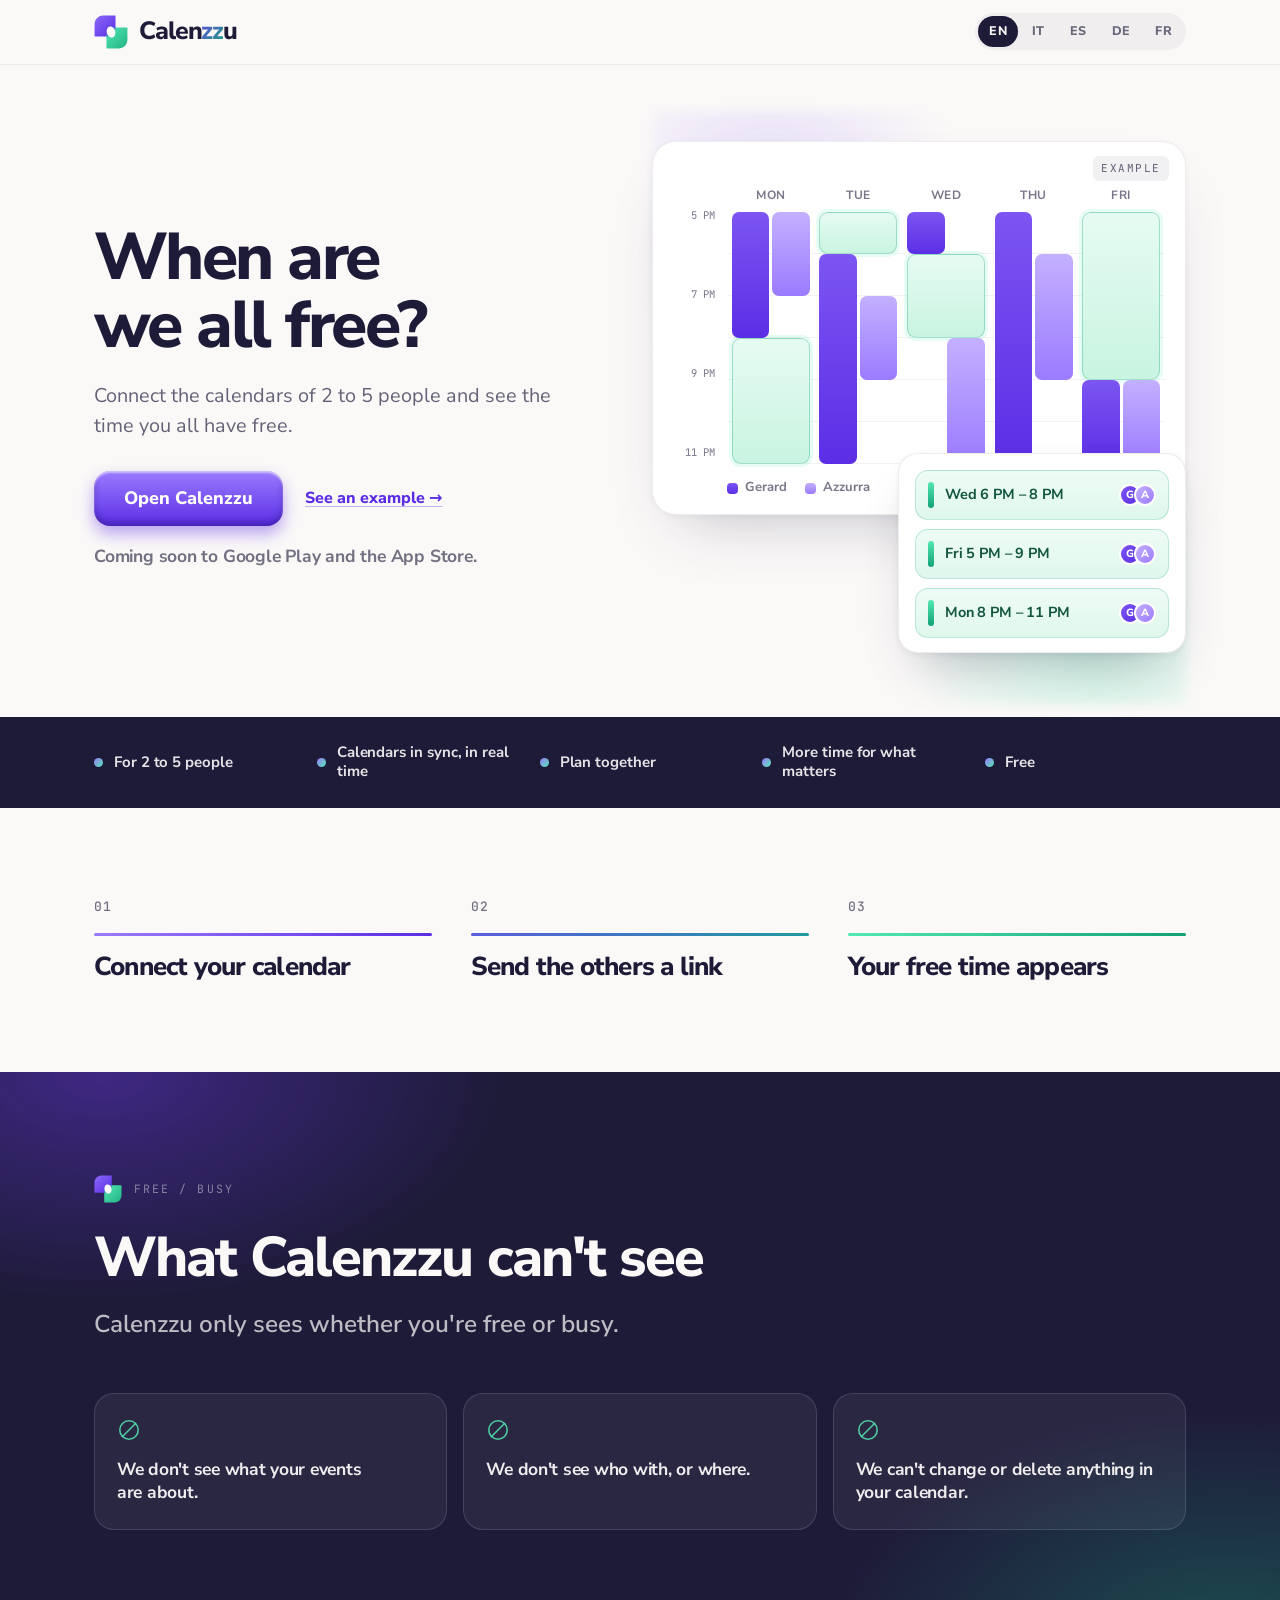
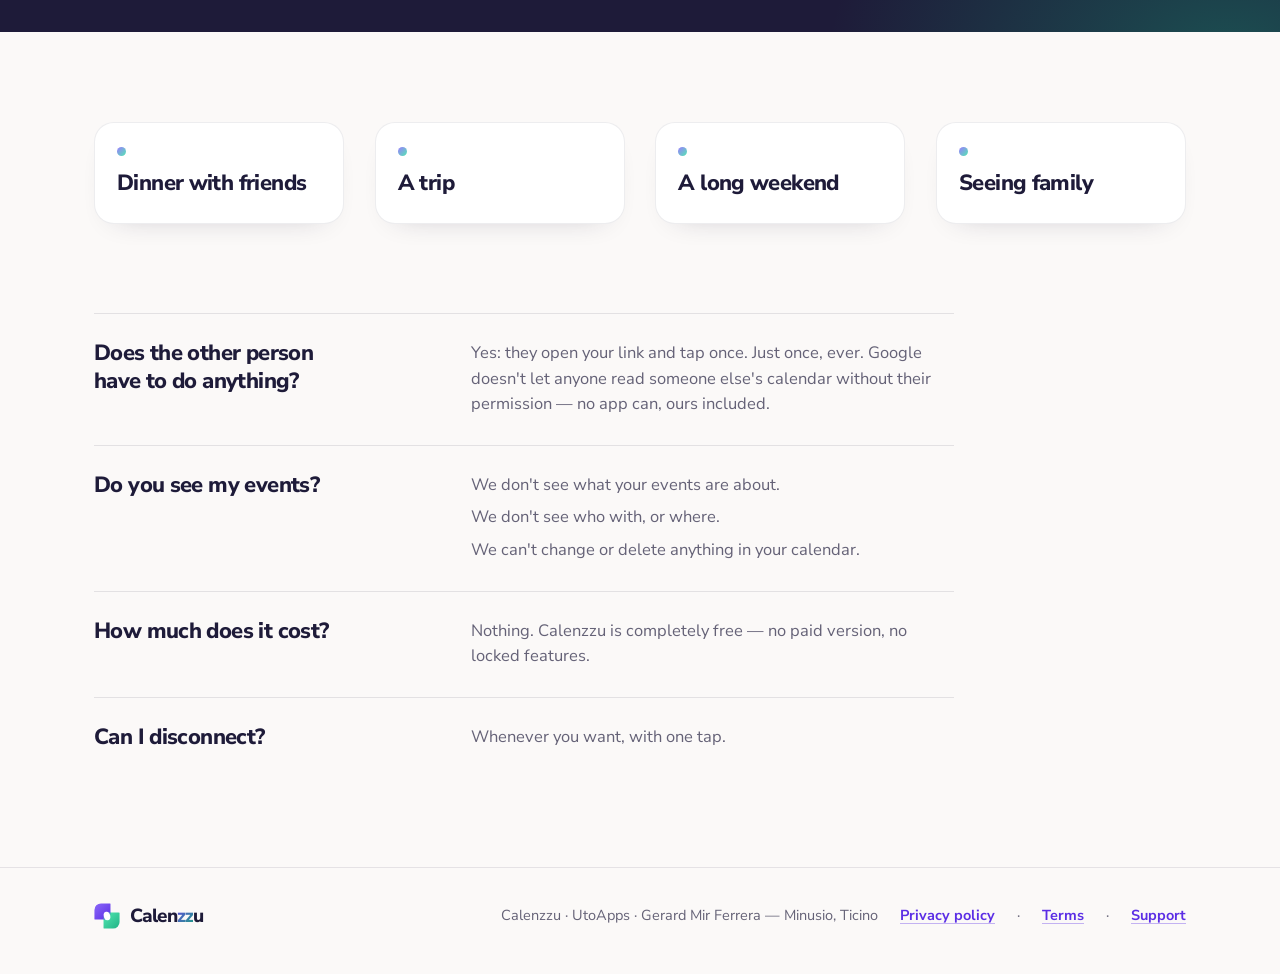
<file: index.html>
<!DOCTYPE html>
<html lang="en"><head><title>Calenzzu — When are we all free?</title><meta name="description" content="Connect the calendars of 2 to 5 people and see the time you all have free."><link rel="canonical" href="https://calenzzu.com/"><link rel="alternate" hreflang="en" href="https://calenzzu.com/"><link rel="alternate" hreflang="it" href="https://calenzzu.com/it/"><link rel="alternate" hreflang="es" href="https://calenzzu.com/es/"><link rel="alternate" hreflang="de" href="https://calenzzu.com/de/"><link rel="alternate" hreflang="fr" href="https://calenzzu.com/fr/"><link rel="alternate" hreflang="x-default" href="https://calenzzu.com/"><meta property="og:type" content="website"><meta property="og:title" content="Calenzzu — When are we all free?"><meta property="og:description" content="Connect the calendars of 2 to 5 people and see the time you all have free."><meta property="og:image:width" content="1200">
<meta property="og:image:height" content="630">
<meta property="og:url" content="https://calenzzu.com/"><meta property="og:image" content="https://calenzzu.com/assets/og-calenzzu.png"><meta name="twitter:card" content="summary_large_image"><style>
    .sc-placeholder{background:color-mix(in srgb,currentColor 8%,transparent);
      border:1px solid color-mix(in srgb,currentColor 50%,transparent);
      border-radius:2px;box-sizing:border-box;overflow:hidden}
    @keyframes sc-shine{0%{background-position:100% 50%}100%{background-position:0% 50%}}
    html.sc-dc-streaming .sc-placeholder,
    html.sc-dc-streaming .sc-interp.sc-missing{position:relative;
      background:color-mix(in srgb,currentColor 5%,transparent);
      border-color:transparent}
    html.sc-dc-streaming .sc-placeholder::before,
    html.sc-dc-streaming .sc-interp.sc-missing::before{content:'';
      position:absolute;inset:0;pointer-events:none;
      background:linear-gradient(90deg,rgba(217,119,87,0) 25%,rgba(247,225,211,.95) 37%,rgba(217,119,87,0) 63%);
      background-size:400% 100%;animation:sc-shine 1.4s ease infinite}
    html.sc-dc-streaming .sc-placeholder:nth-child(n+9 of .sc-placeholder)::before,
    html.sc-dc-streaming .sc-interp.sc-missing:nth-child(n+9 of .sc-interp.sc-missing)::before{animation:none;
      background:color-mix(in srgb,currentColor 8%,transparent)}
    .sc-placeholder-error{padding:4px 8px;font:11px/1.4 ui-monospace,monospace;
      color:color-mix(in srgb,currentColor 70%,transparent);word-break:break-word}
    .sc-interp.sc-missing{display:inline-block;width:2em;height:1em;overflow:hidden;
      vertical-align:text-bottom;background:rgba(255,255,255,.3);border:1px solid rgba(0,0,0,.5);
      border-radius:2px;box-sizing:border-box;color:transparent;
      user-select:none}
    .sc-interp.sc-unresolved{font-family:ui-monospace,monospace;font-size:.85em;
      color:color-mix(in srgb,currentColor 50%,transparent);
      background:color-mix(in srgb,currentColor 10%,transparent);border-radius:3px;
      padding:0 3px}
    .sc-host.sc-has-error{position:relative}
    .sc-logic-error{position:absolute;top:8px;left:8px;z-index:2147483647;max-width:60ch;
      padding:6px 10px;background:#b00020;color:#fff;font:12px/1.4 ui-monospace,monospace;
      border-radius:4px;white-space:pre-wrap;pointer-events:none}
    /* Mirrors PRINT_BASELINE_CSS in apps/web deck-stage-export.ts — keep both
       in sync until dc-runtime regains a build step. */
    @media print {
      @page { margin: 0.5cm; }
      figure, table { break-inside: avoid; }
      #dc-root, #dc-root > .sc-host { height: auto; }
      *, *::before, *::after {
        print-color-adjust: exact; -webkit-print-color-adjust: exact;
        backdrop-filter: none !important; -webkit-backdrop-filter: none !important;
        animation-delay: -99s !important; animation-duration: .001s !important;
        animation-iteration-count: 1 !important; animation-fill-mode: both !important;
        animation-play-state: running !important; transition-duration: 0s !important;
      }
    }
  </style>
<meta charset="utf-8">
<meta name="viewport" content="width=device-width, initial-scale=1">
<style>x-dc{display:none!important}</style>
<style>html,body{height:100%;margin:0}#dc-root,#dc-root>.sc-host{height:100%}</style><meta name="viewport" content="width=device-width, initial-scale=1" data-dc-tpl="1"><link rel="icon" type="image/png" sizes="32x32" href="/assets/favicon-32.png">
<link rel="apple-touch-icon" href="/assets/apple-touch-icon.png">
<link rel="icon" href="/assets/calenzzu-simbolo.svg" data-dc-tpl="2"><link rel="stylesheet" href="/fonts/calenzzu-fonts.css" data-dc-tpl="3"><style data-dc-tpl="4">
  html, body { margin: 0; padding: 0; background: #FBF9F8; }
  * { box-sizing: border-box; }
  a { color: #5B2EE5; text-decoration-color: rgba(91,46,229,.35); text-underline-offset: 3px; }
  a:hover { color: #17A97C; text-decoration-color: rgba(23,169,124,.5); }
  ::selection { background: #BFF3DF; color: #1E1B39; }
  input::placeholder { color: rgba(30,27,57,.38); }
</style></head>
<body>
<div id="dc-root"><div class="sc-host" data-sc-name="pagina"><div data-dc-tpl="5" style="background: rgb(251, 249, 248); color: rgb(30, 27, 57); font-family: &quot;Nunito Sans&quot;, system-ui, sans-serif; font-size: 17px; line-height: 1.5; -webkit-font-smoothing: antialiased;">

  <svg data-dc-tpl="6" width="0" height="0" aria-hidden="true" style="position: absolute;"><defs data-dc-tpl="7">
    <linearGradient data-dc-tpl="8" id="czv" x1="0" y1="0" x2="1" y2="1"><stop data-dc-tpl="9" offset="0" stop-color="#9B7BFF"></stop><stop data-dc-tpl="10" offset="1" stop-color="#5B2EE5"></stop></linearGradient>
    <linearGradient data-dc-tpl="11" id="czg" x1="1" y1="1" x2="0" y2="0"><stop data-dc-tpl="12" offset="0" stop-color="#12A177"></stop><stop data-dc-tpl="13" offset="1" stop-color="#53E8B2"></stop></linearGradient>
    <linearGradient data-dc-tpl="14" id="czc" x1="0" y1="0" x2="1" y2="1"><stop data-dc-tpl="15" offset="0" stop-color="#5A5BDD"></stop><stop data-dc-tpl="16" offset="1" stop-color="#1F9AA0"></stop></linearGradient>
    <clipPath data-dc-tpl="17" id="czframe"><rect data-dc-tpl="18" x="2" y="2" width="116" height="116" rx="30"></rect></clipPath>
    <clipPath data-dc-tpl="19" id="czcut"><rect data-dc-tpl="20" x="-22" y="-22" width="98" height="98" rx="30"></rect></clipPath>
    <symbol data-dc-tpl="21" id="czmark" viewBox="0 0 120 120">
      <g data-dc-tpl="22" clip-path="url(#czframe)">
        <rect data-dc-tpl="23" x="-22" y="-22" width="98" height="98" rx="30" fill="url(#czv)"></rect>
        <rect data-dc-tpl="24" x="44" y="44" width="98" height="98" rx="30" fill="url(#czg)"></rect>
        <g data-dc-tpl="25" clip-path="url(#czcut)"><rect data-dc-tpl="26" x="44" y="44" width="98" height="98" rx="30" fill="url(#czc)"></rect></g>
      </g>
      <ellipse data-dc-tpl="27" cx="60" cy="60" rx="15" ry="20" fill="#FFFFFF" transform="rotate(-14 60 60)"></ellipse>
    </symbol>
  </defs></svg>

  <header data-dc-tpl="28" style="position: sticky; top: 0px; z-index: 30; background: rgba(251, 249, 248, 0.82); backdrop-filter: blur(14px); border-bottom: 1px solid rgba(30, 27, 57, 0.07);">
    <div data-dc-tpl="29" style="max-width: 1140px; margin: 0px auto; padding: 13px 24px; display: flex; align-items: center; justify-content: space-between; gap: 20px; flex-wrap: wrap;">
      <div data-dc-tpl="30" style="display: flex; align-items: center; gap: 11px;">
        <svg data-dc-tpl="31" width="34" height="34" aria-hidden="true"><use data-dc-tpl="32" href="#czmark"></use></svg>
        <span data-dc-tpl="33" style="font-weight: 800; font-size: 25px; letter-spacing: -0.045em; color: rgb(30, 27, 57);">Calen<span data-dc-tpl="34" style="background: linear-gradient(135deg, rgb(107, 58, 234), rgb(23, 169, 124)) text; color: transparent;">zz</span>u</span>
      </div>
      <nav data-dc-tpl="35" aria-label="Language" style="display: flex; align-items: center; gap: 3px; padding: 3px; border-radius: 999px; background: rgba(30, 27, 57, 0.05);">
        
          <a href="/" hreflang="en" title="English" style="border: 0px; cursor: pointer; font-family: inherit; font-size: 12.5px; font-weight: 800; letter-spacing: 0.03em; padding: 6px 11px; border-radius: 999px; transition: background 0.15s, color 0.15s; background: rgb(30, 27, 57); color: rgb(251, 249, 248);;text-decoration:none;display:inline-block">EN</a>
        
          <a href="/it/" hreflang="it" title="Italiano" style="border: 0px; cursor: pointer; font-family: inherit; font-size: 12.5px; font-weight: 800; letter-spacing: 0.03em; padding: 6px 11px; border-radius: 999px; transition: background 0.15s, color 0.15s; background: transparent; color: rgba(30, 27, 57, 0.64);;text-decoration:none;display:inline-block">IT</a>
        
          <a href="/es/" hreflang="es" title="Español" style="border: 0px; cursor: pointer; font-family: inherit; font-size: 12.5px; font-weight: 800; letter-spacing: 0.03em; padding: 6px 11px; border-radius: 999px; transition: background 0.15s, color 0.15s; background: transparent; color: rgba(30, 27, 57, 0.64);;text-decoration:none;display:inline-block">ES</a>
        
          <a href="/de/" hreflang="de" title="Deutsch" style="border: 0px; cursor: pointer; font-family: inherit; font-size: 12.5px; font-weight: 800; letter-spacing: 0.03em; padding: 6px 11px; border-radius: 999px; transition: background 0.15s, color 0.15s; background: transparent; color: rgba(30, 27, 57, 0.64);;text-decoration:none;display:inline-block">DE</a>
        
          <a href="/fr/" hreflang="fr" title="Français" style="border: 0px; cursor: pointer; font-family: inherit; font-size: 12.5px; font-weight: 800; letter-spacing: 0.03em; padding: 6px 11px; border-radius: 999px; transition: background 0.15s, color 0.15s; background: transparent; color: rgba(30, 27, 57, 0.64);;text-decoration:none;display:inline-block">FR</a>
        
      </nav>
    </div>
  </header>

  <main data-dc-tpl="38">

    <section data-dc-tpl="39" style="max-width: 1140px; margin: 0px auto; padding: clamp(40px, 6vw, 86px) 24px clamp(36px, 5vw, 64px); display: flex; flex-wrap: wrap; gap: clamp(36px, 5vw, 64px); align-items: center;">
      <div data-dc-tpl="40" style="flex: 1 1 400px; min-width: min(100%, 340px);">
        <h1 data-dc-tpl="41" style="margin: 0px; font-size: clamp(40px, 5.4vw, 66px); line-height: 1.02; font-weight: 800; letter-spacing: -0.038em; text-wrap: balance;"><span class="sc-interp">When are we all free?</span></h1>
        <p data-dc-tpl="42" style="margin: 22px 0px 0px; font-size: clamp(18px, 1.55vw, 21px); line-height: 1.5; color: rgba(30, 27, 57, 0.68); max-width: 31em; text-wrap: pretty;"><span class="sc-interp">Connect the calendars of 2 to 5 people and see the time you all have free.</span></p>

        <div style="display:flex;flex-wrap:wrap;align-items:center;gap:14px 22px;margin:30px 0 0;"><a href="/app/?l=en" style="display:inline-flex;align-items:center;justify-content:center;padding:17px 30px;border-radius:16px;font-weight:800;font-size:18px;line-height:1.2;color:#fff;text-decoration:none;background:linear-gradient(180deg,#9B7BFF 0%,#5B2EE5 100%);box-shadow:0 8px 16px rgba(91,46,229,.42),inset 0 2px 2px rgba(255,255,255,.55),inset 0 -4px 6px rgba(45,20,120,.45);">Open Calenzzu</a><a href="/g/?demo&amp;l=en" style="font-weight:800;font-size:16px;color:#5B2EE5;">See an example →</a></div>
        <p data-dc-tpl="43" style="margin: 18px 0px 0px; max-width: 26em; font-size: 17.5px; font-weight: 700; line-height: 1.45; letter-spacing: -0.012em; color: rgba(30, 27, 57, 0.62); text-wrap: pretty;"><span class="sc-interp">Coming soon to Google Play and the App Store.</span></p>
      </div>

      <div data-dc-tpl="44" style="flex: 1 1 440px; min-width: min(100%, 320px); position: relative;">
        <div data-dc-tpl="45" style="position: absolute; inset: -6% 0px -10%; background: radial-gradient(52% 46% at 22% 16%, rgba(155, 123, 255, 0.24), transparent 70%), radial-gradient(50% 44% at 82% 88%, rgba(83, 232, 178, 0.26), transparent 70%); filter: blur(6px); pointer-events: none;"></div>

        
        <figure data-dc-tpl="47" style="position: relative; margin: 0px; background: rgb(255, 255, 255); border: 1px solid rgba(30, 27, 57, 0.08); border-radius: 24px; padding: 44px 20px 16px; box-shadow: rgba(30, 27, 57, 0.28) 0px 30px 60px -30px, rgba(30, 27, 57, 0.04) 0px 2px 6px;">
          <figcaption data-dc-tpl="48" style="position: absolute; top: 14px; right: 16px; font-family: &quot;JetBrains Mono&quot;, ui-monospace, monospace; font-size: 11px; letter-spacing: 0.14em; text-transform: uppercase; color: rgba(30, 27, 57, 0.68); background: rgba(30, 27, 57, 0.06); padding: 4px 8px; border-radius: 6px;"><span class="sc-interp">Example</span></figcaption>

          <div data-dc-tpl="49" style="display: flex; gap: 10px;">
            <div data-dc-tpl="50" style="width: 44px; flex: 0 0 44px;"></div>
            <div data-dc-tpl="51" style="flex: 1 1 0%; display: flex;">
              
                <div data-dc-tpl="53" style="flex: 1 1 0%; text-align: center; font-size: 12px; font-weight: 700; letter-spacing: 0.04em; text-transform: uppercase; color: rgba(30, 27, 57, 0.6);"><span class="sc-interp">Mon</span></div>
              
                <div data-dc-tpl="53" style="flex: 1 1 0%; text-align: center; font-size: 12px; font-weight: 700; letter-spacing: 0.04em; text-transform: uppercase; color: rgba(30, 27, 57, 0.6);"><span class="sc-interp">Tue</span></div>
              
                <div data-dc-tpl="53" style="flex: 1 1 0%; text-align: center; font-size: 12px; font-weight: 700; letter-spacing: 0.04em; text-transform: uppercase; color: rgba(30, 27, 57, 0.6);"><span class="sc-interp">Wed</span></div>
              
                <div data-dc-tpl="53" style="flex: 1 1 0%; text-align: center; font-size: 12px; font-weight: 700; letter-spacing: 0.04em; text-transform: uppercase; color: rgba(30, 27, 57, 0.6);"><span class="sc-interp">Thu</span></div>
              
                <div data-dc-tpl="53" style="flex: 1 1 0%; text-align: center; font-size: 12px; font-weight: 700; letter-spacing: 0.04em; text-transform: uppercase; color: rgba(30, 27, 57, 0.6);"><span class="sc-interp">Fri</span></div>
              
            </div>
          </div>

          <div data-dc-tpl="54" style="display: flex; gap: 10px; margin-top: 8px;">
            <div data-dc-tpl="55" style="width: 44px; flex: 0 0 44px; height: 252px; display: flex; flex-direction: column; justify-content: space-between; align-items: flex-end; font-family: &quot;JetBrains Mono&quot;, ui-monospace, monospace; font-size: 10.5px; color: rgba(30, 27, 57, 0.6); padding: 0px 2px 0px 0px;">
              
                <span data-dc-tpl="57" style="transform: translateY(-4px);"><span class="sc-interp">5 PM</span></span>
              
                <span data-dc-tpl="57" style="transform: translateY(-4px);"><span class="sc-interp">7 PM</span></span>
              
                <span data-dc-tpl="57" style="transform: translateY(-4px);"><span class="sc-interp">9 PM</span></span>
              
                <span data-dc-tpl="57" style="transform: translateY(-4px);"><span class="sc-interp">11 PM</span></span>
              
            </div>
            <div data-dc-tpl="58" style="flex: 1 1 0%; position: relative; height: 252px; border-radius: 12px; background: repeating-linear-gradient(transparent 0px, transparent calc(16.6667% - 1px), rgba(30, 27, 57, 0.06) calc(16.6667% - 1px), rgba(30, 27, 57, 0.06) 16.6667%);">
              
                <div data-dc-tpl="60" style="position: absolute; left: 1.1%; width: 17.8%; top: 50%; height: 50%; border-radius: 9px; background: linear-gradient(rgb(230, 251, 242), rgb(201, 244, 225)); border: 1px solid rgba(18, 161, 119, 0.32); box-shadow: rgba(83, 232, 178, 0.14) 0px 0px 0px 3px;"></div>
              
                <div data-dc-tpl="60" style="position: absolute; left: 21.1%; width: 17.8%; top: 0%; height: 16.6667%; border-radius: 9px; background: linear-gradient(rgb(230, 251, 242), rgb(201, 244, 225)); border: 1px solid rgba(18, 161, 119, 0.32); box-shadow: rgba(83, 232, 178, 0.14) 0px 0px 0px 3px;"></div>
              
                <div data-dc-tpl="60" style="position: absolute; left: 41.1%; width: 17.8%; top: 16.6667%; height: 33.3333%; border-radius: 9px; background: linear-gradient(rgb(230, 251, 242), rgb(201, 244, 225)); border: 1px solid rgba(18, 161, 119, 0.32); box-shadow: rgba(83, 232, 178, 0.14) 0px 0px 0px 3px;"></div>
              
                <div data-dc-tpl="60" style="position: absolute; left: 81.1%; width: 17.8%; top: 0%; height: 66.6667%; border-radius: 9px; background: linear-gradient(rgb(230, 251, 242), rgb(201, 244, 225)); border: 1px solid rgba(18, 161, 119, 0.32); box-shadow: rgba(83, 232, 178, 0.14) 0px 0px 0px 3px;"></div>
              
                <div data-dc-tpl="60" style="position: absolute; left: 1.1%; width: 8.6%; top: 0%; height: 50%; border-radius: 7px; background: linear-gradient(rgb(124, 85, 242), rgb(91, 46, 229));"></div>
              
                <div data-dc-tpl="60" style="position: absolute; left: 10.3%; width: 8.6%; top: 0%; height: 33.3333%; border-radius: 7px; background: linear-gradient(rgb(195, 176, 255), rgb(155, 123, 255));"></div>
              
                <div data-dc-tpl="60" style="position: absolute; left: 21.1%; width: 8.6%; top: 16.6667%; height: 83.3333%; border-radius: 7px; background: linear-gradient(rgb(124, 85, 242), rgb(91, 46, 229));"></div>
              
                <div data-dc-tpl="60" style="position: absolute; left: 30.3%; width: 8.6%; top: 33.3333%; height: 33.3333%; border-radius: 7px; background: linear-gradient(rgb(195, 176, 255), rgb(155, 123, 255));"></div>
              
                <div data-dc-tpl="60" style="position: absolute; left: 41.1%; width: 8.6%; top: 0%; height: 16.6667%; border-radius: 7px; background: linear-gradient(rgb(124, 85, 242), rgb(91, 46, 229));"></div>
              
                <div data-dc-tpl="60" style="position: absolute; left: 50.3%; width: 8.6%; top: 50%; height: 50%; border-radius: 7px; background: linear-gradient(rgb(195, 176, 255), rgb(155, 123, 255));"></div>
              
                <div data-dc-tpl="60" style="position: absolute; left: 61.1%; width: 8.6%; top: 0%; height: 100%; border-radius: 7px; background: linear-gradient(rgb(124, 85, 242), rgb(91, 46, 229));"></div>
              
                <div data-dc-tpl="60" style="position: absolute; left: 70.3%; width: 8.6%; top: 16.6667%; height: 50%; border-radius: 7px; background: linear-gradient(rgb(195, 176, 255), rgb(155, 123, 255));"></div>
              
                <div data-dc-tpl="60" style="position: absolute; left: 81.1%; width: 8.6%; top: 66.6667%; height: 33.3333%; border-radius: 7px; background: linear-gradient(rgb(124, 85, 242), rgb(91, 46, 229));"></div>
              
                <div data-dc-tpl="60" style="position: absolute; left: 90.3%; width: 8.6%; top: 66.6667%; height: 33.3333%; border-radius: 7px; background: linear-gradient(rgb(195, 176, 255), rgb(155, 123, 255));"></div>
              
            </div>
          </div>

          <div data-dc-tpl="61" style="display: flex; gap: 18px; margin-top: 14px; padding-left: 54px; flex-wrap: wrap;">
            <span data-dc-tpl="62" style="display: inline-flex; align-items: center; gap: 7px; font-size: 13px; font-weight: 700; color: rgba(30, 27, 57, 0.6);"><span data-dc-tpl="63" style="width: 11px; height: 11px; border-radius: 4px; background: linear-gradient(rgb(124, 85, 242), rgb(91, 46, 229));"></span>Gerard</span>
            <span data-dc-tpl="64" style="display: inline-flex; align-items: center; gap: 7px; font-size: 13px; font-weight: 700; color: rgba(30, 27, 57, 0.6);"><span data-dc-tpl="65" style="width: 11px; height: 11px; border-radius: 4px; background: linear-gradient(rgb(195, 176, 255), rgb(155, 123, 255));"></span>Azzurra</span>
          </div>
        </figure>
        

        
        <div data-dc-tpl="67" style="position: relative; margin: -62px 0px 0px auto; width: min(288px, 80%); background: rgb(255, 255, 255); border: 1px solid rgba(30, 27, 57, 0.08); border-radius: 20px; padding: 16px 16px 14px; box-shadow: rgba(30, 27, 57, 0.32) 0px 26px 50px -22px, rgba(30, 27, 57, 0.05) 0px 2px 6px; display: flex; flex-direction: column; gap: 9px;">
          
            <div data-dc-tpl="69" style="display: flex; align-items: center; gap: 11px; padding: 11px 12px; border-radius: 13px; background: linear-gradient(rgb(238, 252, 246), rgb(223, 247, 236)); border: 1px solid rgba(18, 161, 119, 0.22);">
              <span data-dc-tpl="70" style="width: 6px; height: 26px; border-radius: 3px; background: linear-gradient(rgb(83, 232, 178), rgb(18, 161, 119)); flex: 0 0 6px;"></span>
              <span data-dc-tpl="71" style="flex: 1 1 0%; font-size: 14.5px; font-weight: 700; letter-spacing: -0.01em; color: rgb(18, 86, 63);"><span class="sc-interp">Wed  6 PM – 8 PM</span></span>
              <span data-dc-tpl="72" style="display: flex;">
                <span data-dc-tpl="73" style="width: 22px; height: 22px; border-radius: 50%; background: linear-gradient(135deg, rgb(124, 85, 242), rgb(91, 46, 229)); color: rgb(255, 255, 255); font-size: 10.5px; font-weight: 800; display: flex; align-items: center; justify-content: center; border: 2px solid rgb(255, 255, 255);">G</span>
                <span data-dc-tpl="74" style="width: 22px; height: 22px; border-radius: 50%; background: linear-gradient(135deg, rgb(195, 176, 255), rgb(155, 123, 255)); color: rgb(255, 255, 255); font-size: 10.5px; font-weight: 800; display: flex; align-items: center; justify-content: center; border: 2px solid rgb(255, 255, 255); margin-left: -7px;">A</span>
              </span>
            </div>
          
            <div data-dc-tpl="69" style="display: flex; align-items: center; gap: 11px; padding: 11px 12px; border-radius: 13px; background: linear-gradient(rgb(238, 252, 246), rgb(223, 247, 236)); border: 1px solid rgba(18, 161, 119, 0.22);">
              <span data-dc-tpl="70" style="width: 6px; height: 26px; border-radius: 3px; background: linear-gradient(rgb(83, 232, 178), rgb(18, 161, 119)); flex: 0 0 6px;"></span>
              <span data-dc-tpl="71" style="flex: 1 1 0%; font-size: 14.5px; font-weight: 700; letter-spacing: -0.01em; color: rgb(18, 86, 63);"><span class="sc-interp">Fri  5 PM – 9 PM</span></span>
              <span data-dc-tpl="72" style="display: flex;">
                <span data-dc-tpl="73" style="width: 22px; height: 22px; border-radius: 50%; background: linear-gradient(135deg, rgb(124, 85, 242), rgb(91, 46, 229)); color: rgb(255, 255, 255); font-size: 10.5px; font-weight: 800; display: flex; align-items: center; justify-content: center; border: 2px solid rgb(255, 255, 255);">G</span>
                <span data-dc-tpl="74" style="width: 22px; height: 22px; border-radius: 50%; background: linear-gradient(135deg, rgb(195, 176, 255), rgb(155, 123, 255)); color: rgb(255, 255, 255); font-size: 10.5px; font-weight: 800; display: flex; align-items: center; justify-content: center; border: 2px solid rgb(255, 255, 255); margin-left: -7px;">A</span>
              </span>
            </div>
          
            <div data-dc-tpl="69" style="display: flex; align-items: center; gap: 11px; padding: 11px 12px; border-radius: 13px; background: linear-gradient(rgb(238, 252, 246), rgb(223, 247, 236)); border: 1px solid rgba(18, 161, 119, 0.22);">
              <span data-dc-tpl="70" style="width: 6px; height: 26px; border-radius: 3px; background: linear-gradient(rgb(83, 232, 178), rgb(18, 161, 119)); flex: 0 0 6px;"></span>
              <span data-dc-tpl="71" style="flex: 1 1 0%; font-size: 14.5px; font-weight: 700; letter-spacing: -0.01em; color: rgb(18, 86, 63);"><span class="sc-interp">Mon  8 PM – 11 PM</span></span>
              <span data-dc-tpl="72" style="display: flex;">
                <span data-dc-tpl="73" style="width: 22px; height: 22px; border-radius: 50%; background: linear-gradient(135deg, rgb(124, 85, 242), rgb(91, 46, 229)); color: rgb(255, 255, 255); font-size: 10.5px; font-weight: 800; display: flex; align-items: center; justify-content: center; border: 2px solid rgb(255, 255, 255);">G</span>
                <span data-dc-tpl="74" style="width: 22px; height: 22px; border-radius: 50%; background: linear-gradient(135deg, rgb(195, 176, 255), rgb(155, 123, 255)); color: rgb(255, 255, 255); font-size: 10.5px; font-weight: 800; display: flex; align-items: center; justify-content: center; border: 2px solid rgb(255, 255, 255); margin-left: -7px;">A</span>
              </span>
            </div>
          
        </div>
        
      </div>
    </section>

    <section data-dc-tpl="75" style="background: rgb(30, 27, 57); color: rgb(251, 249, 248);">
      <div data-dc-tpl="76" style="max-width: 1140px; margin: 0px auto; padding: 26px 24px; display: grid; grid-template-columns: repeat(auto-fit, minmax(184px, 1fr)); gap: 14px 22px;">
        
          <div data-dc-tpl="78" style="display: flex; align-items: center; gap: 11px; font-size: 15px; font-weight: 700; letter-spacing: -0.005em; line-height: 1.3; color: rgba(251, 249, 248, 0.9);">
            <span data-dc-tpl="79" style="flex: 0 0 9px; width: 9px; height: 9px; border-radius: 50%; background: linear-gradient(135deg, rgb(155, 123, 255), rgb(83, 232, 178));"></span>
            <span data-dc-tpl="80"><span class="sc-interp">For 2 to 5 people</span></span>
          </div>
        
          <div data-dc-tpl="78" style="display: flex; align-items: center; gap: 11px; font-size: 15px; font-weight: 700; letter-spacing: -0.005em; line-height: 1.3; color: rgba(251, 249, 248, 0.9);">
            <span data-dc-tpl="79" style="flex: 0 0 9px; width: 9px; height: 9px; border-radius: 50%; background: linear-gradient(135deg, rgb(155, 123, 255), rgb(83, 232, 178));"></span>
            <span data-dc-tpl="80"><span class="sc-interp">Calendars in sync, in real time</span></span>
          </div>
        
          <div data-dc-tpl="78" style="display: flex; align-items: center; gap: 11px; font-size: 15px; font-weight: 700; letter-spacing: -0.005em; line-height: 1.3; color: rgba(251, 249, 248, 0.9);">
            <span data-dc-tpl="79" style="flex: 0 0 9px; width: 9px; height: 9px; border-radius: 50%; background: linear-gradient(135deg, rgb(155, 123, 255), rgb(83, 232, 178));"></span>
            <span data-dc-tpl="80"><span class="sc-interp">Plan together</span></span>
          </div>
        
          <div data-dc-tpl="78" style="display: flex; align-items: center; gap: 11px; font-size: 15px; font-weight: 700; letter-spacing: -0.005em; line-height: 1.3; color: rgba(251, 249, 248, 0.9);">
            <span data-dc-tpl="79" style="flex: 0 0 9px; width: 9px; height: 9px; border-radius: 50%; background: linear-gradient(135deg, rgb(155, 123, 255), rgb(83, 232, 178));"></span>
            <span data-dc-tpl="80"><span class="sc-interp">More time for what matters</span></span>
          </div>
        
          <div data-dc-tpl="78" style="display: flex; align-items: center; gap: 11px; font-size: 15px; font-weight: 700; letter-spacing: -0.005em; line-height: 1.3; color: rgba(251, 249, 248, 0.9);">
            <span data-dc-tpl="79" style="flex: 0 0 9px; width: 9px; height: 9px; border-radius: 50%; background: linear-gradient(135deg, rgb(155, 123, 255), rgb(83, 232, 178));"></span>
            <span data-dc-tpl="80"><span class="sc-interp">Free</span></span>
          </div>
        
      </div>
    </section>

    <section data-dc-tpl="81" style="max-width: 1140px; margin: 0px auto; padding: clamp(56px, 7vw, 96px) 24px;">
      <div data-dc-tpl="82" style="display: grid; grid-template-columns: repeat(auto-fit, minmax(258px, 1fr)); gap: clamp(24px, 3vw, 40px);">
        
          <div data-dc-tpl="84" style="display: flex; flex-direction: column; gap: 16px;">
            <span data-dc-tpl="85" style="font-family: &quot;JetBrains Mono&quot;, ui-monospace, monospace; font-size: 13px; font-weight: 500; letter-spacing: 0.1em; color: rgba(30, 27, 57, 0.62);"><span class="sc-interp">01</span></span>
            <span data-dc-tpl="86" style="width: 100%; height: 3px; border-radius: 2px; background: linear-gradient(90deg, rgb(155, 123, 255), rgb(91, 46, 229));"></span>
            <span data-dc-tpl="87" style="font-size: clamp(21px, 2.1vw, 26px); font-weight: 800; letter-spacing: -0.03em; line-height: 1.18; text-wrap: balance;"><span class="sc-interp">Connect your calendar</span></span>
          </div>
        
          <div data-dc-tpl="84" style="display: flex; flex-direction: column; gap: 16px;">
            <span data-dc-tpl="85" style="font-family: &quot;JetBrains Mono&quot;, ui-monospace, monospace; font-size: 13px; font-weight: 500; letter-spacing: 0.1em; color: rgba(30, 27, 57, 0.62);"><span class="sc-interp">02</span></span>
            <span data-dc-tpl="86" style="width: 100%; height: 3px; border-radius: 2px; background: linear-gradient(90deg, rgb(90, 91, 221), rgb(31, 154, 160));"></span>
            <span data-dc-tpl="87" style="font-size: clamp(21px, 2.1vw, 26px); font-weight: 800; letter-spacing: -0.03em; line-height: 1.18; text-wrap: balance;"><span class="sc-interp">Send the others a link</span></span>
          </div>
        
          <div data-dc-tpl="84" style="display: flex; flex-direction: column; gap: 16px;">
            <span data-dc-tpl="85" style="font-family: &quot;JetBrains Mono&quot;, ui-monospace, monospace; font-size: 13px; font-weight: 500; letter-spacing: 0.1em; color: rgba(30, 27, 57, 0.62);"><span class="sc-interp">03</span></span>
            <span data-dc-tpl="86" style="width: 100%; height: 3px; border-radius: 2px; background: linear-gradient(90deg, rgb(83, 232, 178), rgb(18, 161, 119));"></span>
            <span data-dc-tpl="87" style="font-size: clamp(21px, 2.1vw, 26px); font-weight: 800; letter-spacing: -0.03em; line-height: 1.18; text-wrap: balance;"><span class="sc-interp">Your free time appears</span></span>
          </div>
        
      </div>
    </section>

    <section data-dc-tpl="88" style="position: relative; background: rgb(30, 27, 57); color: rgb(251, 249, 248); overflow: hidden;">
      <div data-dc-tpl="89" style="position: absolute; inset: 0px; background: radial-gradient(46% 60% at 8% 0%, rgba(107, 58, 234, 0.42), transparent 68%), radial-gradient(46% 64% at 96% 104%, rgba(23, 169, 124, 0.36), transparent 68%); pointer-events: none;"></div>
      <div data-dc-tpl="90" style="position: relative; max-width: 1140px; margin: 0px auto; padding: clamp(64px, 8vw, 112px) 24px;">
        <div data-dc-tpl="91" style="display: flex; align-items: center; gap: 12px; margin-bottom: 26px;">
          <svg data-dc-tpl="92" width="28" height="28" aria-hidden="true"><use data-dc-tpl="93" href="#czmark"></use></svg>
          <span data-dc-tpl="94" style="font-family: &quot;JetBrains Mono&quot;, ui-monospace, monospace; font-size: 11.5px; letter-spacing: 0.18em; text-transform: uppercase; color: rgba(251, 249, 248, 0.45);">free / busy</span>
        </div>
        <h2 data-dc-tpl="95" style="margin: 0px; font-size: clamp(34px, 4.6vw, 56px); line-height: 1.05; font-weight: 800; letter-spacing: -0.035em; max-width: 16em; text-wrap: balance;"><span class="sc-interp">What Calenzzu can't see</span></h2>
        <p data-dc-tpl="96" style="margin: 20px 0px 0px; font-size: clamp(19px, 1.9vw, 25px); line-height: 1.4; font-weight: 600; color: rgba(251, 249, 248, 0.72); max-width: 24em; text-wrap: pretty;"><span class="sc-interp">Calenzzu only sees whether you're free or busy.</span></p>

        <div data-dc-tpl="97" style="margin-top: clamp(36px, 4vw, 54px); display: grid; grid-template-columns: repeat(auto-fit, minmax(252px, 1fr)); gap: 16px;">
          
            <div data-dc-tpl="99" style="background: rgba(255, 255, 255, 0.055); border: 1px solid rgba(255, 255, 255, 0.13); border-radius: 20px; padding: 24px 22px; display: flex; flex-direction: column; gap: 16px;">
              <svg data-dc-tpl="100" width="24" height="24" viewBox="0 0 24 24" fill="none" aria-hidden="true">
                <circle data-dc-tpl="101" cx="12" cy="12" r="9.2" stroke="#53E8B2" stroke-width="1.6" opacity=".85"></circle>
                <line data-dc-tpl="102" x1="5.5" y1="18.5" x2="18.5" y2="5.5" stroke="#53E8B2" stroke-width="1.6" stroke-linecap="round" opacity=".85"></line>
              </svg>
              <span data-dc-tpl="103" style="font-size: 17.5px; font-weight: 700; line-height: 1.35; letter-spacing: -0.015em; color: rgba(251, 249, 248, 0.94); text-wrap: pretty;"><span class="sc-interp">We don't see what your events are about.</span></span>
            </div>
          
            <div data-dc-tpl="99" style="background: rgba(255, 255, 255, 0.055); border: 1px solid rgba(255, 255, 255, 0.13); border-radius: 20px; padding: 24px 22px; display: flex; flex-direction: column; gap: 16px;">
              <svg data-dc-tpl="100" width="24" height="24" viewBox="0 0 24 24" fill="none" aria-hidden="true">
                <circle data-dc-tpl="101" cx="12" cy="12" r="9.2" stroke="#53E8B2" stroke-width="1.6" opacity=".85"></circle>
                <line data-dc-tpl="102" x1="5.5" y1="18.5" x2="18.5" y2="5.5" stroke="#53E8B2" stroke-width="1.6" stroke-linecap="round" opacity=".85"></line>
              </svg>
              <span data-dc-tpl="103" style="font-size: 17.5px; font-weight: 700; line-height: 1.35; letter-spacing: -0.015em; color: rgba(251, 249, 248, 0.94); text-wrap: pretty;"><span class="sc-interp">We don't see who with, or where.</span></span>
            </div>
          
            <div data-dc-tpl="99" style="background: rgba(255, 255, 255, 0.055); border: 1px solid rgba(255, 255, 255, 0.13); border-radius: 20px; padding: 24px 22px; display: flex; flex-direction: column; gap: 16px;">
              <svg data-dc-tpl="100" width="24" height="24" viewBox="0 0 24 24" fill="none" aria-hidden="true">
                <circle data-dc-tpl="101" cx="12" cy="12" r="9.2" stroke="#53E8B2" stroke-width="1.6" opacity=".85"></circle>
                <line data-dc-tpl="102" x1="5.5" y1="18.5" x2="18.5" y2="5.5" stroke="#53E8B2" stroke-width="1.6" stroke-linecap="round" opacity=".85"></line>
              </svg>
              <span data-dc-tpl="103" style="font-size: 17.5px; font-weight: 700; line-height: 1.35; letter-spacing: -0.015em; color: rgba(251, 249, 248, 0.94); text-wrap: pretty;"><span class="sc-interp">We can't change or delete anything in your calendar.</span></span>
            </div>
          
        </div>
      </div>
    </section>

    <section data-dc-tpl="104" style="max-width: 1140px; margin: 0px auto; padding: clamp(56px, 7vw, 96px) 24px 0px;">
      <div data-dc-tpl="105" style="display: grid; grid-template-columns: repeat(auto-fit, minmax(230px, 1fr)); gap: clamp(20px, 2.4vw, 32px);">
        
          <div data-dc-tpl="107" style="display: flex; flex-direction: column; gap: 14px; padding: 24px 22px 26px; border-radius: 20px; background: rgb(255, 255, 255); border: 1px solid rgba(30, 27, 57, 0.08); box-shadow: rgba(30, 27, 57, 0.3) 0px 12px 30px -22px;">
            <span data-dc-tpl="108" style="width: 9px; height: 9px; border-radius: 50%; background: linear-gradient(135deg, rgb(155, 123, 255), rgb(83, 232, 178));"></span>
            <span data-dc-tpl="109" style="font-size: clamp(19px, 1.8vw, 22px); font-weight: 800; letter-spacing: -0.028em; line-height: 1.22; text-wrap: balance;"><span class="sc-interp">Dinner with friends</span></span>
          </div>
        
          <div data-dc-tpl="107" style="display: flex; flex-direction: column; gap: 14px; padding: 24px 22px 26px; border-radius: 20px; background: rgb(255, 255, 255); border: 1px solid rgba(30, 27, 57, 0.08); box-shadow: rgba(30, 27, 57, 0.3) 0px 12px 30px -22px;">
            <span data-dc-tpl="108" style="width: 9px; height: 9px; border-radius: 50%; background: linear-gradient(135deg, rgb(155, 123, 255), rgb(83, 232, 178));"></span>
            <span data-dc-tpl="109" style="font-size: clamp(19px, 1.8vw, 22px); font-weight: 800; letter-spacing: -0.028em; line-height: 1.22; text-wrap: balance;"><span class="sc-interp">A trip</span></span>
          </div>
        
          <div data-dc-tpl="107" style="display: flex; flex-direction: column; gap: 14px; padding: 24px 22px 26px; border-radius: 20px; background: rgb(255, 255, 255); border: 1px solid rgba(30, 27, 57, 0.08); box-shadow: rgba(30, 27, 57, 0.3) 0px 12px 30px -22px;">
            <span data-dc-tpl="108" style="width: 9px; height: 9px; border-radius: 50%; background: linear-gradient(135deg, rgb(155, 123, 255), rgb(83, 232, 178));"></span>
            <span data-dc-tpl="109" style="font-size: clamp(19px, 1.8vw, 22px); font-weight: 800; letter-spacing: -0.028em; line-height: 1.22; text-wrap: balance;"><span class="sc-interp">A long weekend</span></span>
          </div>
        
          <div data-dc-tpl="107" style="display: flex; flex-direction: column; gap: 14px; padding: 24px 22px 26px; border-radius: 20px; background: rgb(255, 255, 255); border: 1px solid rgba(30, 27, 57, 0.08); box-shadow: rgba(30, 27, 57, 0.3) 0px 12px 30px -22px;">
            <span data-dc-tpl="108" style="width: 9px; height: 9px; border-radius: 50%; background: linear-gradient(135deg, rgb(155, 123, 255), rgb(83, 232, 178));"></span>
            <span data-dc-tpl="109" style="font-size: clamp(19px, 1.8vw, 22px); font-weight: 800; letter-spacing: -0.028em; line-height: 1.22; text-wrap: balance;"><span class="sc-interp">Seeing family</span></span>
          </div>
        
      </div>
    </section>

    <section data-dc-tpl="110" style="max-width: 1140px; margin: 0px auto; padding: clamp(56px, 7vw, 96px) 24px;">
      <div data-dc-tpl="111" style="max-width: 860px; display: flex; flex-direction: column; gap: 2px;">
        
          <div data-dc-tpl="113" style="display: flex; flex-wrap: wrap; gap: 8px 40px; padding: 26px 0px; border-top: 1px solid rgba(30, 27, 57, 0.11);">
            <h3 data-dc-tpl="114" style="margin: 0px; flex: 1 1 260px; font-size: clamp(19px, 1.8vw, 22px); font-weight: 800; letter-spacing: -0.028em; line-height: 1.25; text-wrap: balance;"><span class="sc-interp">Does the other person have to do anything?</span></h3>
            <div data-dc-tpl="115" style="flex: 2 1 330px; display: flex; flex-direction: column; gap: 7px;">
              
                <p data-dc-tpl="117" style="margin: 0px; font-size: 16.5px; line-height: 1.55; color: rgba(30, 27, 57, 0.68); text-wrap: pretty;"><span class="sc-interp">Yes: they open your link and tap once. Just once, ever. Google doesn't let anyone read someone else's calendar without their permission — no app can, ours included.</span></p>
              
            </div>
          </div>
        
          <div data-dc-tpl="113" style="display: flex; flex-wrap: wrap; gap: 8px 40px; padding: 26px 0px; border-top: 1px solid rgba(30, 27, 57, 0.11);">
            <h3 data-dc-tpl="114" style="margin: 0px; flex: 1 1 260px; font-size: clamp(19px, 1.8vw, 22px); font-weight: 800; letter-spacing: -0.028em; line-height: 1.25; text-wrap: balance;"><span class="sc-interp">Do you see my events?</span></h3>
            <div data-dc-tpl="115" style="flex: 2 1 330px; display: flex; flex-direction: column; gap: 7px;">
              
                <p data-dc-tpl="117" style="margin: 0px; font-size: 16.5px; line-height: 1.55; color: rgba(30, 27, 57, 0.68); text-wrap: pretty;"><span class="sc-interp">We don't see what your events are about.</span></p>
              
                <p data-dc-tpl="117" style="margin: 0px; font-size: 16.5px; line-height: 1.55; color: rgba(30, 27, 57, 0.68); text-wrap: pretty;"><span class="sc-interp">We don't see who with, or where.</span></p>
              
                <p data-dc-tpl="117" style="margin: 0px; font-size: 16.5px; line-height: 1.55; color: rgba(30, 27, 57, 0.68); text-wrap: pretty;"><span class="sc-interp">We can't change or delete anything in your calendar.</span></p>
              
            </div>
          </div>
        
          <div data-dc-tpl="113" style="display: flex; flex-wrap: wrap; gap: 8px 40px; padding: 26px 0px; border-top: 1px solid rgba(30, 27, 57, 0.11);">
            <h3 data-dc-tpl="114" style="margin: 0px; flex: 1 1 260px; font-size: clamp(19px, 1.8vw, 22px); font-weight: 800; letter-spacing: -0.028em; line-height: 1.25; text-wrap: balance;"><span class="sc-interp">How much does it cost?</span></h3>
            <div data-dc-tpl="115" style="flex: 2 1 330px; display: flex; flex-direction: column; gap: 7px;">
              
                <p data-dc-tpl="117" style="margin: 0px; font-size: 16.5px; line-height: 1.55; color: rgba(30, 27, 57, 0.68); text-wrap: pretty;"><span class="sc-interp">Nothing. Calenzzu is completely free — no paid version, no locked features.</span></p>
              
            </div>
          </div>
        
          <div data-dc-tpl="113" style="display: flex; flex-wrap: wrap; gap: 8px 40px; padding: 26px 0px; border-top: 1px solid rgba(30, 27, 57, 0.11);">
            <h3 data-dc-tpl="114" style="margin: 0px; flex: 1 1 260px; font-size: clamp(19px, 1.8vw, 22px); font-weight: 800; letter-spacing: -0.028em; line-height: 1.25; text-wrap: balance;"><span class="sc-interp">Can I disconnect?</span></h3>
            <div data-dc-tpl="115" style="flex: 2 1 330px; display: flex; flex-direction: column; gap: 7px;">
              
                <p data-dc-tpl="117" style="margin: 0px; font-size: 16.5px; line-height: 1.55; color: rgba(30, 27, 57, 0.68); text-wrap: pretty;"><span class="sc-interp">Whenever you want, with one tap.</span></p>
              
            </div>
          </div>
        
      </div>
    </section>

    

  </main>

  <footer data-dc-tpl="118" style="border-top: 1px solid rgba(30, 27, 57, 0.1);">
    <div data-dc-tpl="119" style="max-width: 1140px; margin: 0px auto; padding: 34px 24px 44px; display: flex; flex-wrap: wrap; gap: 20px 40px; align-items: center; justify-content: space-between;">
      <div data-dc-tpl="120" style="display: flex; align-items: center; gap: 10px;">
        <svg data-dc-tpl="121" width="26" height="26" aria-hidden="true"><use data-dc-tpl="122" href="#czmark"></use></svg>
        <span data-dc-tpl="123" style="font-weight: 800; font-size: 19px; letter-spacing: -0.045em; color: rgb(30, 27, 57);">Calen<span data-dc-tpl="124" style="background: linear-gradient(135deg, rgb(107, 58, 234), rgb(23, 169, 124)) text; color: transparent;">zz</span>u</span>
      </div>
      <div data-dc-tpl="125" style="display: flex; flex-wrap: wrap; gap: 8px 22px; align-items: center; font-size: 14.5px; color: rgba(30, 27, 57, 0.68);">
        <span data-dc-tpl="126">Calenzzu · UtoApps · Gerard Mir Ferrera — Minusio, Ticino</span>
        <a data-dc-tpl="127" href="/privacy/" style="font-weight: 700;"><span class="sc-interp">Privacy policy</span></a> · <a href="/terms/" style="font-weight: 700;">Terms</a> · <a href="/support/" style="font-weight: 700;">Support</a>
      </div>
    </div>
  </footer></div></div></div>



</body></html>
</file>
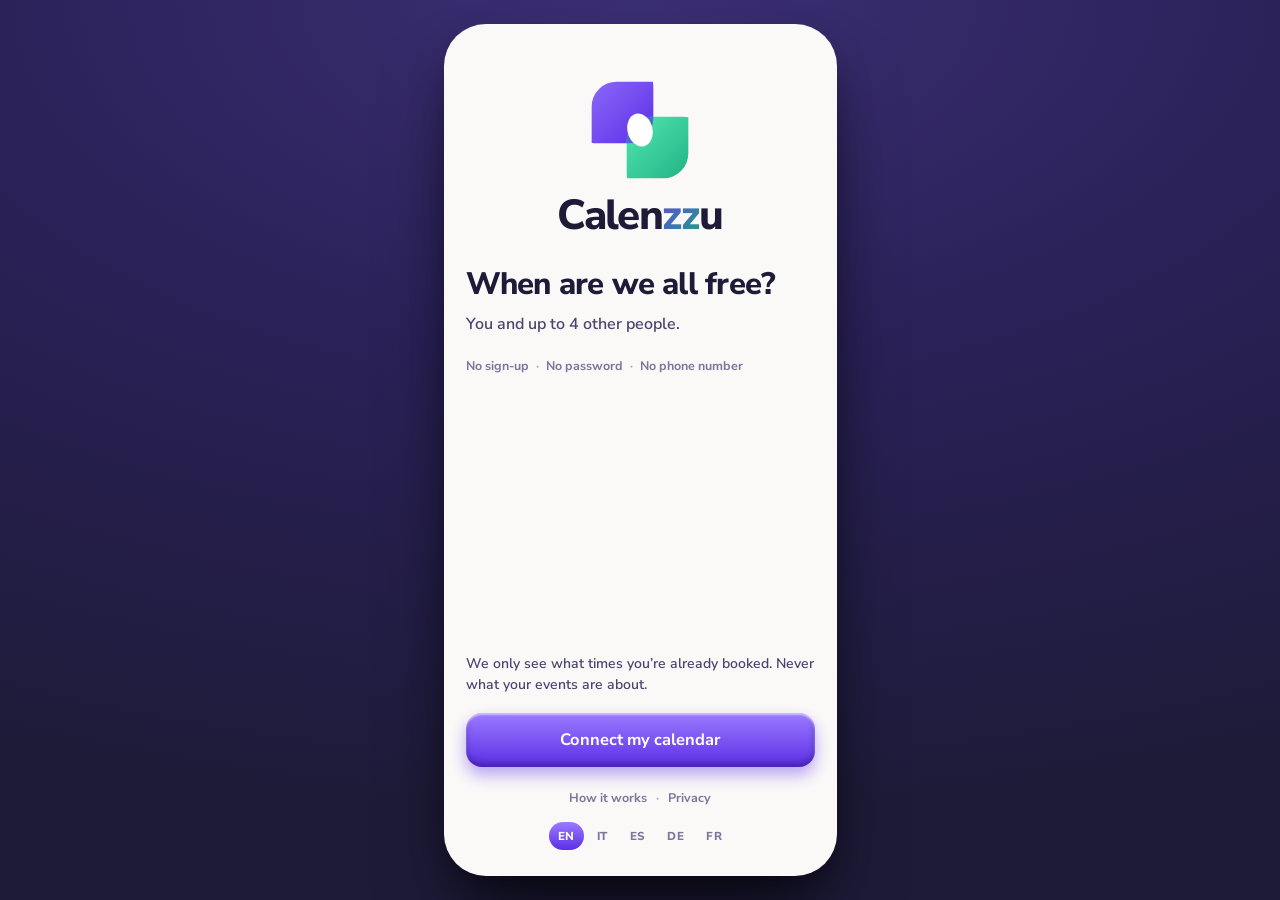
<file: app/index.html>
<!doctype html>
<html lang="en">
<head>
<meta charset="utf-8">
<meta name="viewport" content="width=device-width, initial-scale=1, viewport-fit=cover">
<meta name="theme-color" content="#5B2EE5">
<title>Calenzzu — When are we all free?</title>
<meta name="description" content="Connect the calendars of 2 to 5 people and see the time you all have free.">
<meta name="robots" content="index,follow">
<meta property="og:type" content="website">
<meta property="og:site_name" content="Calenzzu">
<meta property="og:title" content="Calenzzu — When are we all free?">
<meta property="og:description" content="Connect the calendars of 2 to 5 people and see the time you all have free.">
<meta property="og:image" content="https://calenzzu.com/assets/og-calenzzu.png">
<meta property="og:image:width" content="1200">
<meta property="og:image:height" content="630">
<link rel="icon" type="image/png" sizes="32x32" href="/assets/favicon-32.png">
<link rel="apple-touch-icon" href="/assets/apple-touch-icon.png">
<link rel="manifest" href="/app/manifest.webmanifest">
<link rel="stylesheet" href="/fonts/calenzzu-fonts.css">
<link rel="stylesheet" href="/app/estilo.css?v=b1f9993ce9">
<link rel="stylesheet" href="/app/app.css?v=b1f9993ce9">
</head>
<body>
<div id="app" class="app"><noscript><div class="cz-nojs">Calenzzu needs JavaScript.</div></noscript></div>
<script src="/app/config.js?v=b1f9993ce9"></script>
<script src="/app/i18n.js?v=b1f9993ce9"></script>
<script src="/app/app.js?v=b1f9993ce9"></script>
</body>
</html>
</file>
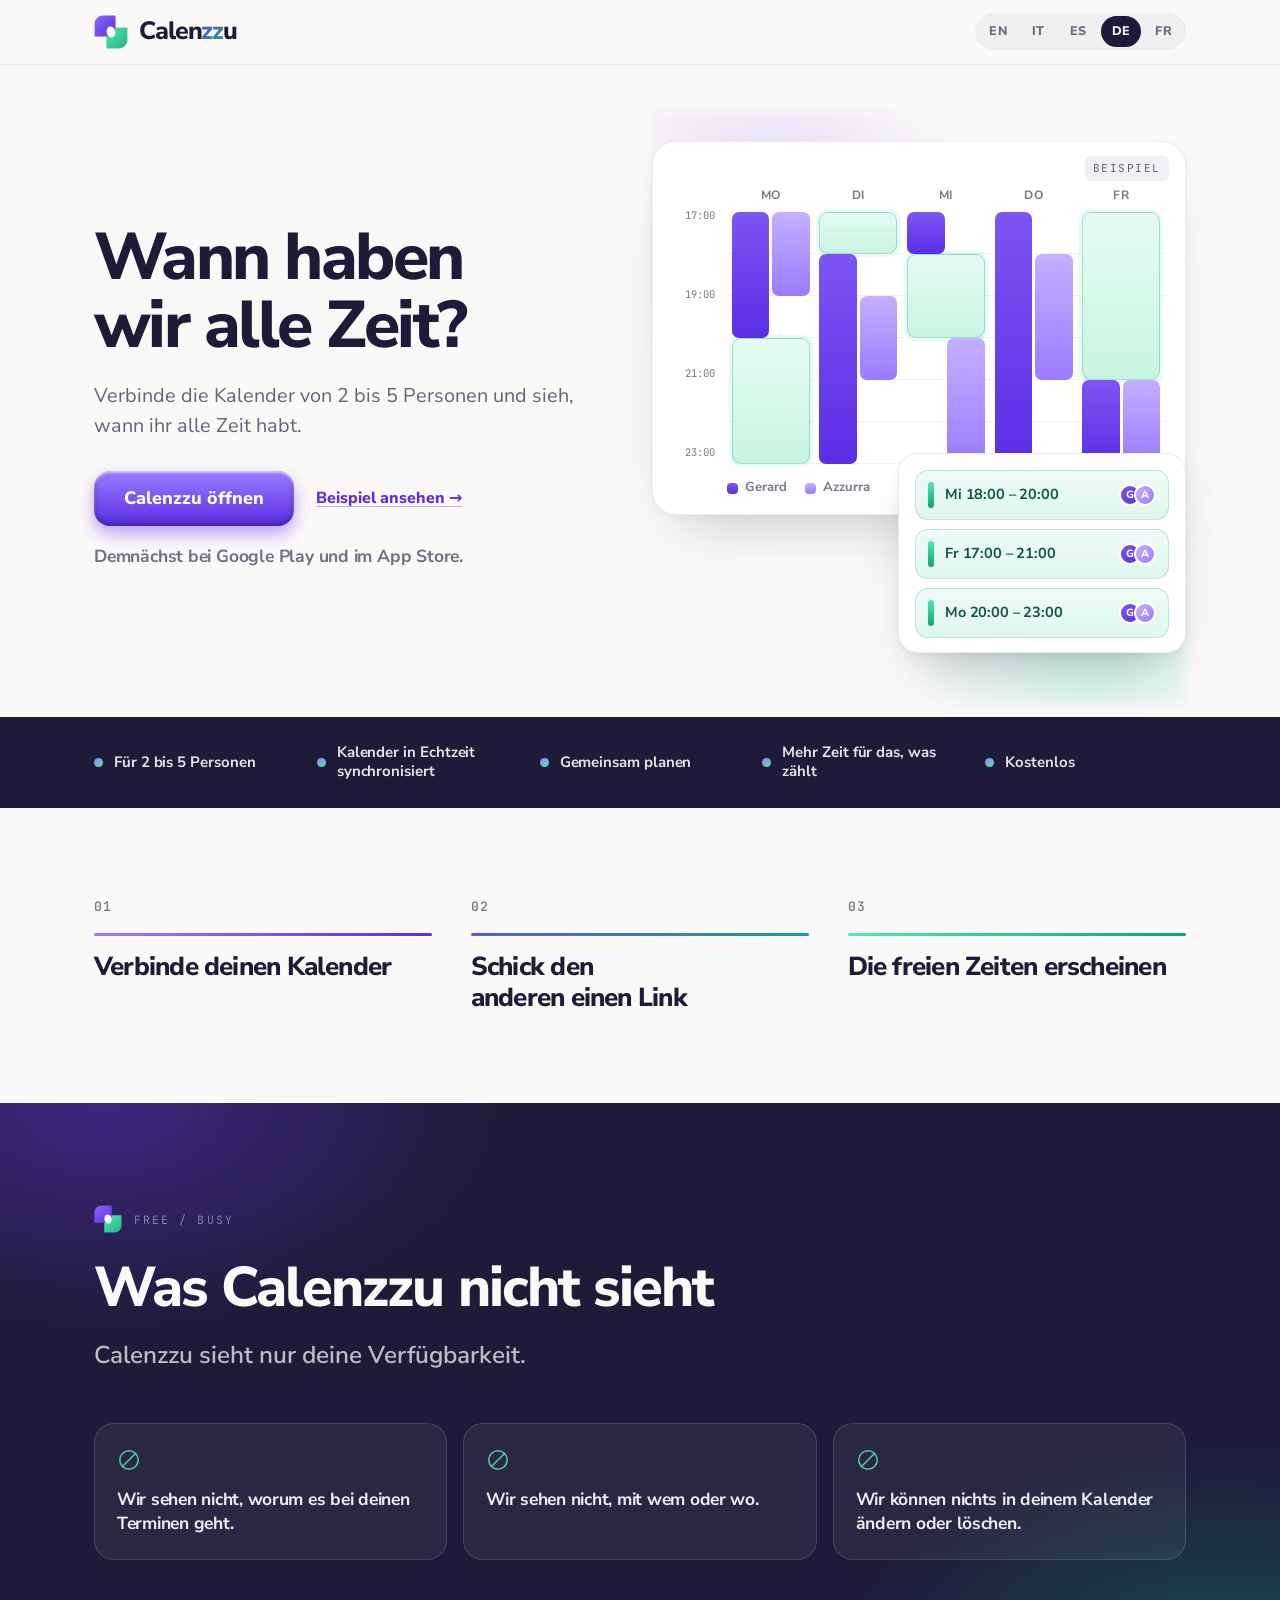
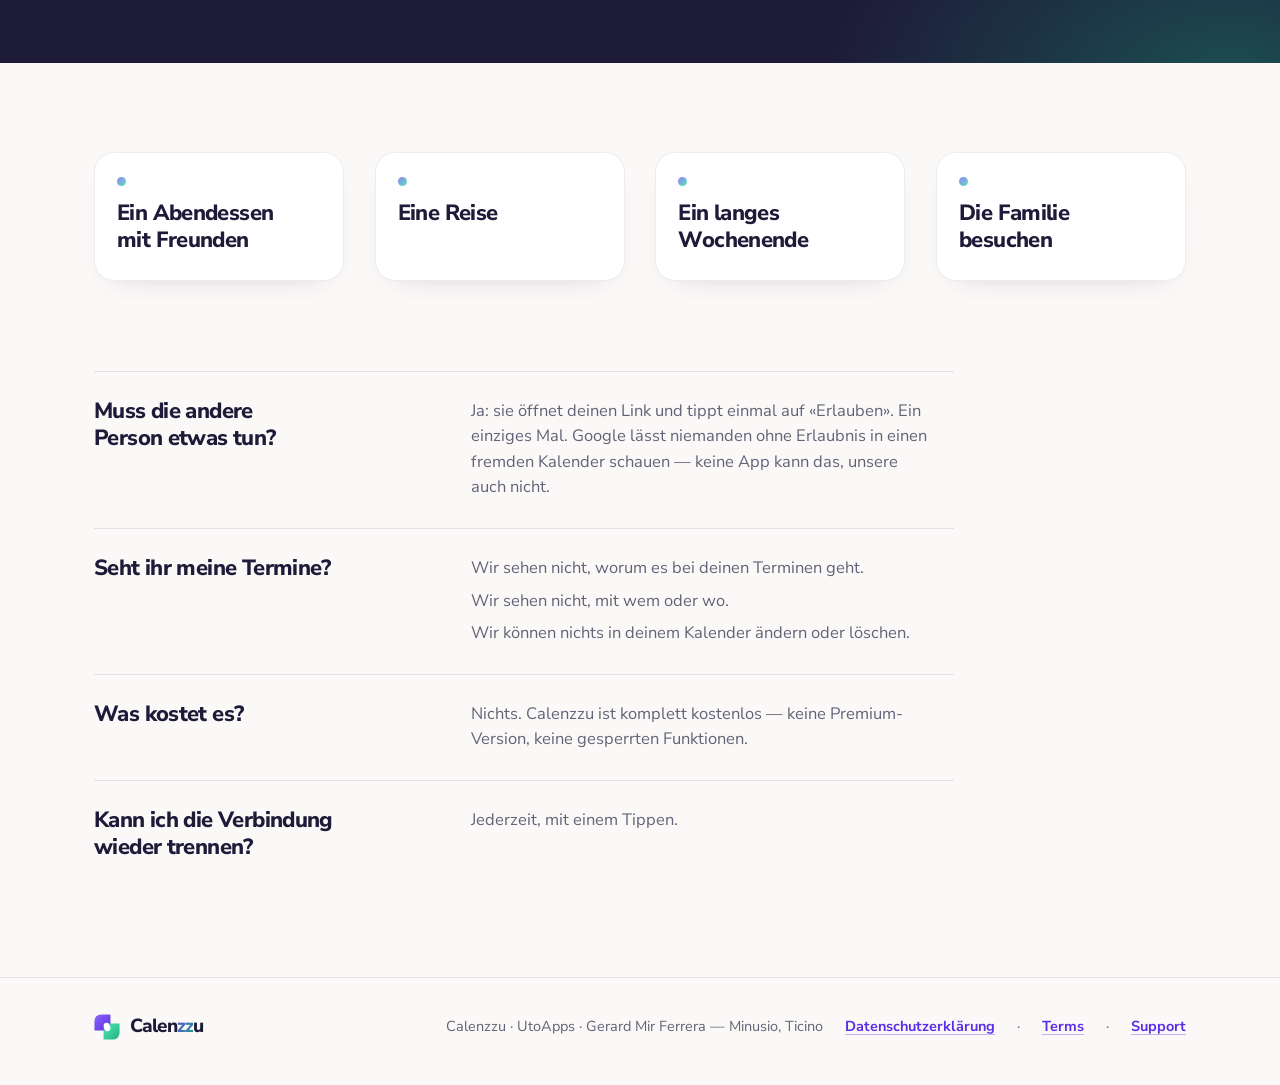
<file: de/index.html>
<!DOCTYPE html>
<html lang="de"><head><title>Calenzzu — Wann haben wir alle Zeit?</title><meta name="description" content="Verbinde die Kalender von 2 bis 5 Personen und sieh, wann ihr alle Zeit habt."><link rel="canonical" href="https://calenzzu.com/de/"><link rel="alternate" hreflang="en" href="https://calenzzu.com/"><link rel="alternate" hreflang="it" href="https://calenzzu.com/it/"><link rel="alternate" hreflang="es" href="https://calenzzu.com/es/"><link rel="alternate" hreflang="de" href="https://calenzzu.com/de/"><link rel="alternate" hreflang="fr" href="https://calenzzu.com/fr/"><link rel="alternate" hreflang="x-default" href="https://calenzzu.com/"><meta property="og:type" content="website"><meta property="og:title" content="Calenzzu — Wann haben wir alle Zeit?"><meta property="og:description" content="Verbinde die Kalender von 2 bis 5 Personen und sieh, wann ihr alle Zeit habt."><meta property="og:image:width" content="1200">
<meta property="og:image:height" content="630">
<meta property="og:url" content="https://calenzzu.com/de/"><meta property="og:image" content="https://calenzzu.com/assets/og-calenzzu.png"><meta name="twitter:card" content="summary_large_image"><style>
    .sc-placeholder{background:color-mix(in srgb,currentColor 8%,transparent);
      border:1px solid color-mix(in srgb,currentColor 50%,transparent);
      border-radius:2px;box-sizing:border-box;overflow:hidden}
    @keyframes sc-shine{0%{background-position:100% 50%}100%{background-position:0% 50%}}
    html.sc-dc-streaming .sc-placeholder,
    html.sc-dc-streaming .sc-interp.sc-missing{position:relative;
      background:color-mix(in srgb,currentColor 5%,transparent);
      border-color:transparent}
    html.sc-dc-streaming .sc-placeholder::before,
    html.sc-dc-streaming .sc-interp.sc-missing::before{content:'';
      position:absolute;inset:0;pointer-events:none;
      background:linear-gradient(90deg,rgba(217,119,87,0) 25%,rgba(247,225,211,.95) 37%,rgba(217,119,87,0) 63%);
      background-size:400% 100%;animation:sc-shine 1.4s ease infinite}
    html.sc-dc-streaming .sc-placeholder:nth-child(n+9 of .sc-placeholder)::before,
    html.sc-dc-streaming .sc-interp.sc-missing:nth-child(n+9 of .sc-interp.sc-missing)::before{animation:none;
      background:color-mix(in srgb,currentColor 8%,transparent)}
    .sc-placeholder-error{padding:4px 8px;font:11px/1.4 ui-monospace,monospace;
      color:color-mix(in srgb,currentColor 70%,transparent);word-break:break-word}
    .sc-interp.sc-missing{display:inline-block;width:2em;height:1em;overflow:hidden;
      vertical-align:text-bottom;background:rgba(255,255,255,.3);border:1px solid rgba(0,0,0,.5);
      border-radius:2px;box-sizing:border-box;color:transparent;
      user-select:none}
    .sc-interp.sc-unresolved{font-family:ui-monospace,monospace;font-size:.85em;
      color:color-mix(in srgb,currentColor 50%,transparent);
      background:color-mix(in srgb,currentColor 10%,transparent);border-radius:3px;
      padding:0 3px}
    .sc-host.sc-has-error{position:relative}
    .sc-logic-error{position:absolute;top:8px;left:8px;z-index:2147483647;max-width:60ch;
      padding:6px 10px;background:#b00020;color:#fff;font:12px/1.4 ui-monospace,monospace;
      border-radius:4px;white-space:pre-wrap;pointer-events:none}
    /* Mirrors PRINT_BASELINE_CSS in apps/web deck-stage-export.ts — keep both
       in sync until dc-runtime regains a build step. */
    @media print {
      @page { margin: 0.5cm; }
      figure, table { break-inside: avoid; }
      #dc-root, #dc-root > .sc-host { height: auto; }
      *, *::before, *::after {
        print-color-adjust: exact; -webkit-print-color-adjust: exact;
        backdrop-filter: none !important; -webkit-backdrop-filter: none !important;
        animation-delay: -99s !important; animation-duration: .001s !important;
        animation-iteration-count: 1 !important; animation-fill-mode: both !important;
        animation-play-state: running !important; transition-duration: 0s !important;
      }
    }
  </style>
<meta charset="utf-8">
<meta name="viewport" content="width=device-width, initial-scale=1">
<style>x-dc{display:none!important}</style>
<style>html,body{height:100%;margin:0}#dc-root,#dc-root>.sc-host{height:100%}</style><meta name="viewport" content="width=device-width, initial-scale=1" data-dc-tpl="1"><link rel="icon" type="image/png" sizes="32x32" href="/assets/favicon-32.png">
<link rel="apple-touch-icon" href="/assets/apple-touch-icon.png">
<link rel="icon" href="/assets/calenzzu-simbolo.svg" data-dc-tpl="2"><link rel="stylesheet" href="/fonts/calenzzu-fonts.css" data-dc-tpl="3"><style data-dc-tpl="4">
  html, body { margin: 0; padding: 0; background: #FBF9F8; }
  * { box-sizing: border-box; }
  a { color: #5B2EE5; text-decoration-color: rgba(91,46,229,.35); text-underline-offset: 3px; }
  a:hover { color: #17A97C; text-decoration-color: rgba(23,169,124,.5); }
  ::selection { background: #BFF3DF; color: #1E1B39; }
  input::placeholder { color: rgba(30,27,57,.38); }
</style></head>
<body>
<div id="dc-root"><div class="sc-host" data-sc-name="pagina"><div data-dc-tpl="5" style="background: rgb(251, 249, 248); color: rgb(30, 27, 57); font-family: &quot;Nunito Sans&quot;, system-ui, sans-serif; font-size: 17px; line-height: 1.5; -webkit-font-smoothing: antialiased;">

  <svg data-dc-tpl="6" width="0" height="0" aria-hidden="true" style="position: absolute;"><defs data-dc-tpl="7">
    <linearGradient data-dc-tpl="8" id="czv" x1="0" y1="0" x2="1" y2="1"><stop data-dc-tpl="9" offset="0" stop-color="#9B7BFF"></stop><stop data-dc-tpl="10" offset="1" stop-color="#5B2EE5"></stop></linearGradient>
    <linearGradient data-dc-tpl="11" id="czg" x1="1" y1="1" x2="0" y2="0"><stop data-dc-tpl="12" offset="0" stop-color="#12A177"></stop><stop data-dc-tpl="13" offset="1" stop-color="#53E8B2"></stop></linearGradient>
    <linearGradient data-dc-tpl="14" id="czc" x1="0" y1="0" x2="1" y2="1"><stop data-dc-tpl="15" offset="0" stop-color="#5A5BDD"></stop><stop data-dc-tpl="16" offset="1" stop-color="#1F9AA0"></stop></linearGradient>
    <clipPath data-dc-tpl="17" id="czframe"><rect data-dc-tpl="18" x="2" y="2" width="116" height="116" rx="30"></rect></clipPath>
    <clipPath data-dc-tpl="19" id="czcut"><rect data-dc-tpl="20" x="-22" y="-22" width="98" height="98" rx="30"></rect></clipPath>
    <symbol data-dc-tpl="21" id="czmark" viewBox="0 0 120 120">
      <g data-dc-tpl="22" clip-path="url(#czframe)">
        <rect data-dc-tpl="23" x="-22" y="-22" width="98" height="98" rx="30" fill="url(#czv)"></rect>
        <rect data-dc-tpl="24" x="44" y="44" width="98" height="98" rx="30" fill="url(#czg)"></rect>
        <g data-dc-tpl="25" clip-path="url(#czcut)"><rect data-dc-tpl="26" x="44" y="44" width="98" height="98" rx="30" fill="url(#czc)"></rect></g>
      </g>
      <ellipse data-dc-tpl="27" cx="60" cy="60" rx="15" ry="20" fill="#FFFFFF" transform="rotate(-14 60 60)"></ellipse>
    </symbol>
  </defs></svg>

  <header data-dc-tpl="28" style="position: sticky; top: 0px; z-index: 30; background: rgba(251, 249, 248, 0.82); backdrop-filter: blur(14px); border-bottom: 1px solid rgba(30, 27, 57, 0.07);">
    <div data-dc-tpl="29" style="max-width: 1140px; margin: 0px auto; padding: 13px 24px; display: flex; align-items: center; justify-content: space-between; gap: 20px; flex-wrap: wrap;">
      <div data-dc-tpl="30" style="display: flex; align-items: center; gap: 11px;">
        <svg data-dc-tpl="31" width="34" height="34" aria-hidden="true"><use data-dc-tpl="32" href="#czmark"></use></svg>
        <span data-dc-tpl="33" style="font-weight: 800; font-size: 25px; letter-spacing: -0.045em; color: rgb(30, 27, 57);">Calen<span data-dc-tpl="34" style="background: linear-gradient(135deg, rgb(107, 58, 234), rgb(23, 169, 124)) text; color: transparent;">zz</span>u</span>
      </div>
      <nav data-dc-tpl="35" aria-label="Language" style="display: flex; align-items: center; gap: 3px; padding: 3px; border-radius: 999px; background: rgba(30, 27, 57, 0.05);">
        
          <a href="/" hreflang="en" title="English" style="border: 0px; cursor: pointer; font-family: inherit; font-size: 12.5px; font-weight: 800; letter-spacing: 0.03em; padding: 6px 11px; border-radius: 999px; transition: background 0.15s, color 0.15s; background: transparent; color: rgba(30, 27, 57, 0.64);;text-decoration:none;display:inline-block">EN</a>
        
          <a href="/it/" hreflang="it" title="Italiano" style="border: 0px; cursor: pointer; font-family: inherit; font-size: 12.5px; font-weight: 800; letter-spacing: 0.03em; padding: 6px 11px; border-radius: 999px; transition: background 0.15s, color 0.15s; background: transparent; color: rgba(30, 27, 57, 0.64);;text-decoration:none;display:inline-block">IT</a>
        
          <a href="/es/" hreflang="es" title="Español" style="border: 0px; cursor: pointer; font-family: inherit; font-size: 12.5px; font-weight: 800; letter-spacing: 0.03em; padding: 6px 11px; border-radius: 999px; transition: background 0.15s, color 0.15s; background: transparent; color: rgba(30, 27, 57, 0.64);;text-decoration:none;display:inline-block">ES</a>
        
          <a href="/de/" hreflang="de" title="Deutsch" style="border: 0px; cursor: pointer; font-family: inherit; font-size: 12.5px; font-weight: 800; letter-spacing: 0.03em; padding: 6px 11px; border-radius: 999px; transition: background 0.15s, color 0.15s; background: rgb(30, 27, 57); color: rgb(251, 249, 248);;text-decoration:none;display:inline-block">DE</a>
        
          <a href="/fr/" hreflang="fr" title="Français" style="border: 0px; cursor: pointer; font-family: inherit; font-size: 12.5px; font-weight: 800; letter-spacing: 0.03em; padding: 6px 11px; border-radius: 999px; transition: background 0.15s, color 0.15s; background: transparent; color: rgba(30, 27, 57, 0.64);;text-decoration:none;display:inline-block">FR</a>
        
      </nav>
    </div>
  </header>

  <main data-dc-tpl="38">

    <section data-dc-tpl="39" style="max-width: 1140px; margin: 0px auto; padding: clamp(40px, 6vw, 86px) 24px clamp(36px, 5vw, 64px); display: flex; flex-wrap: wrap; gap: clamp(36px, 5vw, 64px); align-items: center;">
      <div data-dc-tpl="40" style="flex: 1 1 400px; min-width: min(100%, 340px);">
        <h1 data-dc-tpl="41" style="margin: 0px; font-size: clamp(40px, 5.4vw, 66px); line-height: 1.02; font-weight: 800; letter-spacing: -0.038em; text-wrap: balance;"><span class="sc-interp">Wann haben wir alle Zeit?</span></h1>
        <p data-dc-tpl="42" style="margin: 22px 0px 0px; font-size: clamp(18px, 1.55vw, 21px); line-height: 1.5; color: rgba(30, 27, 57, 0.68); max-width: 31em; text-wrap: pretty;"><span class="sc-interp">Verbinde die Kalender von 2 bis 5 Personen und sieh, wann ihr alle Zeit habt.</span></p>

        <div style="display:flex;flex-wrap:wrap;align-items:center;gap:14px 22px;margin:30px 0 0;"><a href="/app/?l=de" style="display:inline-flex;align-items:center;justify-content:center;padding:17px 30px;border-radius:16px;font-weight:800;font-size:18px;line-height:1.2;color:#fff;text-decoration:none;background:linear-gradient(180deg,#9B7BFF 0%,#5B2EE5 100%);box-shadow:0 8px 16px rgba(91,46,229,.42),inset 0 2px 2px rgba(255,255,255,.55),inset 0 -4px 6px rgba(45,20,120,.45);">Calenzzu öffnen</a><a href="/g/?demo&amp;l=de" style="font-weight:800;font-size:16px;color:#5B2EE5;">Beispiel ansehen →</a></div>
        <p data-dc-tpl="43" style="margin: 18px 0px 0px; max-width: 26em; font-size: 17.5px; font-weight: 700; line-height: 1.45; letter-spacing: -0.012em; color: rgba(30, 27, 57, 0.62); text-wrap: pretty;"><span class="sc-interp">Demnächst bei Google Play und im App Store.</span></p>
      </div>

      <div data-dc-tpl="44" style="flex: 1 1 440px; min-width: min(100%, 320px); position: relative;">
        <div data-dc-tpl="45" style="position: absolute; inset: -6% 0px -10%; background: radial-gradient(52% 46% at 22% 16%, rgba(155, 123, 255, 0.24), transparent 70%), radial-gradient(50% 44% at 82% 88%, rgba(83, 232, 178, 0.26), transparent 70%); filter: blur(6px); pointer-events: none;"></div>

        
        <figure data-dc-tpl="47" style="position: relative; margin: 0px; background: rgb(255, 255, 255); border: 1px solid rgba(30, 27, 57, 0.08); border-radius: 24px; padding: 44px 20px 16px; box-shadow: rgba(30, 27, 57, 0.28) 0px 30px 60px -30px, rgba(30, 27, 57, 0.04) 0px 2px 6px;">
          <figcaption data-dc-tpl="48" style="position: absolute; top: 14px; right: 16px; font-family: &quot;JetBrains Mono&quot;, ui-monospace, monospace; font-size: 11px; letter-spacing: 0.14em; text-transform: uppercase; color: rgba(30, 27, 57, 0.68); background: rgba(30, 27, 57, 0.06); padding: 4px 8px; border-radius: 6px;"><span class="sc-interp">Beispiel</span></figcaption>

          <div data-dc-tpl="49" style="display: flex; gap: 10px;">
            <div data-dc-tpl="50" style="width: 44px; flex: 0 0 44px;"></div>
            <div data-dc-tpl="51" style="flex: 1 1 0%; display: flex;">
              
                <div data-dc-tpl="53" style="flex: 1 1 0%; text-align: center; font-size: 12px; font-weight: 700; letter-spacing: 0.04em; text-transform: uppercase; color: rgba(30, 27, 57, 0.6);"><span class="sc-interp">Mo</span></div>
              
                <div data-dc-tpl="53" style="flex: 1 1 0%; text-align: center; font-size: 12px; font-weight: 700; letter-spacing: 0.04em; text-transform: uppercase; color: rgba(30, 27, 57, 0.6);"><span class="sc-interp">Di</span></div>
              
                <div data-dc-tpl="53" style="flex: 1 1 0%; text-align: center; font-size: 12px; font-weight: 700; letter-spacing: 0.04em; text-transform: uppercase; color: rgba(30, 27, 57, 0.6);"><span class="sc-interp">Mi</span></div>
              
                <div data-dc-tpl="53" style="flex: 1 1 0%; text-align: center; font-size: 12px; font-weight: 700; letter-spacing: 0.04em; text-transform: uppercase; color: rgba(30, 27, 57, 0.6);"><span class="sc-interp">Do</span></div>
              
                <div data-dc-tpl="53" style="flex: 1 1 0%; text-align: center; font-size: 12px; font-weight: 700; letter-spacing: 0.04em; text-transform: uppercase; color: rgba(30, 27, 57, 0.6);"><span class="sc-interp">Fr</span></div>
              
            </div>
          </div>

          <div data-dc-tpl="54" style="display: flex; gap: 10px; margin-top: 8px;">
            <div data-dc-tpl="55" style="width: 44px; flex: 0 0 44px; height: 252px; display: flex; flex-direction: column; justify-content: space-between; align-items: flex-end; font-family: &quot;JetBrains Mono&quot;, ui-monospace, monospace; font-size: 10.5px; color: rgba(30, 27, 57, 0.6); padding: 0px 2px 0px 0px;">
              
                <span data-dc-tpl="57" style="transform: translateY(-4px);"><span class="sc-interp">17:00</span></span>
              
                <span data-dc-tpl="57" style="transform: translateY(-4px);"><span class="sc-interp">19:00</span></span>
              
                <span data-dc-tpl="57" style="transform: translateY(-4px);"><span class="sc-interp">21:00</span></span>
              
                <span data-dc-tpl="57" style="transform: translateY(-4px);"><span class="sc-interp">23:00</span></span>
              
            </div>
            <div data-dc-tpl="58" style="flex: 1 1 0%; position: relative; height: 252px; border-radius: 12px; background: repeating-linear-gradient(transparent 0px, transparent calc(16.6667% - 1px), rgba(30, 27, 57, 0.06) calc(16.6667% - 1px), rgba(30, 27, 57, 0.06) 16.6667%);">
              
                <div data-dc-tpl="60" style="position: absolute; left: 1.1%; width: 17.8%; top: 50%; height: 50%; border-radius: 9px; background: linear-gradient(rgb(230, 251, 242), rgb(201, 244, 225)); border: 1px solid rgba(18, 161, 119, 0.32); box-shadow: rgba(83, 232, 178, 0.14) 0px 0px 0px 3px;"></div>
              
                <div data-dc-tpl="60" style="position: absolute; left: 21.1%; width: 17.8%; top: 0%; height: 16.6667%; border-radius: 9px; background: linear-gradient(rgb(230, 251, 242), rgb(201, 244, 225)); border: 1px solid rgba(18, 161, 119, 0.32); box-shadow: rgba(83, 232, 178, 0.14) 0px 0px 0px 3px;"></div>
              
                <div data-dc-tpl="60" style="position: absolute; left: 41.1%; width: 17.8%; top: 16.6667%; height: 33.3333%; border-radius: 9px; background: linear-gradient(rgb(230, 251, 242), rgb(201, 244, 225)); border: 1px solid rgba(18, 161, 119, 0.32); box-shadow: rgba(83, 232, 178, 0.14) 0px 0px 0px 3px;"></div>
              
                <div data-dc-tpl="60" style="position: absolute; left: 81.1%; width: 17.8%; top: 0%; height: 66.6667%; border-radius: 9px; background: linear-gradient(rgb(230, 251, 242), rgb(201, 244, 225)); border: 1px solid rgba(18, 161, 119, 0.32); box-shadow: rgba(83, 232, 178, 0.14) 0px 0px 0px 3px;"></div>
              
                <div data-dc-tpl="60" style="position: absolute; left: 1.1%; width: 8.6%; top: 0%; height: 50%; border-radius: 7px; background: linear-gradient(rgb(124, 85, 242), rgb(91, 46, 229));"></div>
              
                <div data-dc-tpl="60" style="position: absolute; left: 10.3%; width: 8.6%; top: 0%; height: 33.3333%; border-radius: 7px; background: linear-gradient(rgb(195, 176, 255), rgb(155, 123, 255));"></div>
              
                <div data-dc-tpl="60" style="position: absolute; left: 21.1%; width: 8.6%; top: 16.6667%; height: 83.3333%; border-radius: 7px; background: linear-gradient(rgb(124, 85, 242), rgb(91, 46, 229));"></div>
              
                <div data-dc-tpl="60" style="position: absolute; left: 30.3%; width: 8.6%; top: 33.3333%; height: 33.3333%; border-radius: 7px; background: linear-gradient(rgb(195, 176, 255), rgb(155, 123, 255));"></div>
              
                <div data-dc-tpl="60" style="position: absolute; left: 41.1%; width: 8.6%; top: 0%; height: 16.6667%; border-radius: 7px; background: linear-gradient(rgb(124, 85, 242), rgb(91, 46, 229));"></div>
              
                <div data-dc-tpl="60" style="position: absolute; left: 50.3%; width: 8.6%; top: 50%; height: 50%; border-radius: 7px; background: linear-gradient(rgb(195, 176, 255), rgb(155, 123, 255));"></div>
              
                <div data-dc-tpl="60" style="position: absolute; left: 61.1%; width: 8.6%; top: 0%; height: 100%; border-radius: 7px; background: linear-gradient(rgb(124, 85, 242), rgb(91, 46, 229));"></div>
              
                <div data-dc-tpl="60" style="position: absolute; left: 70.3%; width: 8.6%; top: 16.6667%; height: 50%; border-radius: 7px; background: linear-gradient(rgb(195, 176, 255), rgb(155, 123, 255));"></div>
              
                <div data-dc-tpl="60" style="position: absolute; left: 81.1%; width: 8.6%; top: 66.6667%; height: 33.3333%; border-radius: 7px; background: linear-gradient(rgb(124, 85, 242), rgb(91, 46, 229));"></div>
              
                <div data-dc-tpl="60" style="position: absolute; left: 90.3%; width: 8.6%; top: 66.6667%; height: 33.3333%; border-radius: 7px; background: linear-gradient(rgb(195, 176, 255), rgb(155, 123, 255));"></div>
              
            </div>
          </div>

          <div data-dc-tpl="61" style="display: flex; gap: 18px; margin-top: 14px; padding-left: 54px; flex-wrap: wrap;">
            <span data-dc-tpl="62" style="display: inline-flex; align-items: center; gap: 7px; font-size: 13px; font-weight: 700; color: rgba(30, 27, 57, 0.6);"><span data-dc-tpl="63" style="width: 11px; height: 11px; border-radius: 4px; background: linear-gradient(rgb(124, 85, 242), rgb(91, 46, 229));"></span>Gerard</span>
            <span data-dc-tpl="64" style="display: inline-flex; align-items: center; gap: 7px; font-size: 13px; font-weight: 700; color: rgba(30, 27, 57, 0.6);"><span data-dc-tpl="65" style="width: 11px; height: 11px; border-radius: 4px; background: linear-gradient(rgb(195, 176, 255), rgb(155, 123, 255));"></span>Azzurra</span>
          </div>
        </figure>
        

        
        <div data-dc-tpl="67" style="position: relative; margin: -62px 0px 0px auto; width: min(288px, 80%); background: rgb(255, 255, 255); border: 1px solid rgba(30, 27, 57, 0.08); border-radius: 20px; padding: 16px 16px 14px; box-shadow: rgba(30, 27, 57, 0.32) 0px 26px 50px -22px, rgba(30, 27, 57, 0.05) 0px 2px 6px; display: flex; flex-direction: column; gap: 9px;">
          
            <div data-dc-tpl="69" style="display: flex; align-items: center; gap: 11px; padding: 11px 12px; border-radius: 13px; background: linear-gradient(rgb(238, 252, 246), rgb(223, 247, 236)); border: 1px solid rgba(18, 161, 119, 0.22);">
              <span data-dc-tpl="70" style="width: 6px; height: 26px; border-radius: 3px; background: linear-gradient(rgb(83, 232, 178), rgb(18, 161, 119)); flex: 0 0 6px;"></span>
              <span data-dc-tpl="71" style="flex: 1 1 0%; font-size: 14.5px; font-weight: 700; letter-spacing: -0.01em; color: rgb(18, 86, 63);"><span class="sc-interp">Mi  18:00 – 20:00</span></span>
              <span data-dc-tpl="72" style="display: flex;">
                <span data-dc-tpl="73" style="width: 22px; height: 22px; border-radius: 50%; background: linear-gradient(135deg, rgb(124, 85, 242), rgb(91, 46, 229)); color: rgb(255, 255, 255); font-size: 10.5px; font-weight: 800; display: flex; align-items: center; justify-content: center; border: 2px solid rgb(255, 255, 255);">G</span>
                <span data-dc-tpl="74" style="width: 22px; height: 22px; border-radius: 50%; background: linear-gradient(135deg, rgb(195, 176, 255), rgb(155, 123, 255)); color: rgb(255, 255, 255); font-size: 10.5px; font-weight: 800; display: flex; align-items: center; justify-content: center; border: 2px solid rgb(255, 255, 255); margin-left: -7px;">A</span>
              </span>
            </div>
          
            <div data-dc-tpl="69" style="display: flex; align-items: center; gap: 11px; padding: 11px 12px; border-radius: 13px; background: linear-gradient(rgb(238, 252, 246), rgb(223, 247, 236)); border: 1px solid rgba(18, 161, 119, 0.22);">
              <span data-dc-tpl="70" style="width: 6px; height: 26px; border-radius: 3px; background: linear-gradient(rgb(83, 232, 178), rgb(18, 161, 119)); flex: 0 0 6px;"></span>
              <span data-dc-tpl="71" style="flex: 1 1 0%; font-size: 14.5px; font-weight: 700; letter-spacing: -0.01em; color: rgb(18, 86, 63);"><span class="sc-interp">Fr  17:00 – 21:00</span></span>
              <span data-dc-tpl="72" style="display: flex;">
                <span data-dc-tpl="73" style="width: 22px; height: 22px; border-radius: 50%; background: linear-gradient(135deg, rgb(124, 85, 242), rgb(91, 46, 229)); color: rgb(255, 255, 255); font-size: 10.5px; font-weight: 800; display: flex; align-items: center; justify-content: center; border: 2px solid rgb(255, 255, 255);">G</span>
                <span data-dc-tpl="74" style="width: 22px; height: 22px; border-radius: 50%; background: linear-gradient(135deg, rgb(195, 176, 255), rgb(155, 123, 255)); color: rgb(255, 255, 255); font-size: 10.5px; font-weight: 800; display: flex; align-items: center; justify-content: center; border: 2px solid rgb(255, 255, 255); margin-left: -7px;">A</span>
              </span>
            </div>
          
            <div data-dc-tpl="69" style="display: flex; align-items: center; gap: 11px; padding: 11px 12px; border-radius: 13px; background: linear-gradient(rgb(238, 252, 246), rgb(223, 247, 236)); border: 1px solid rgba(18, 161, 119, 0.22);">
              <span data-dc-tpl="70" style="width: 6px; height: 26px; border-radius: 3px; background: linear-gradient(rgb(83, 232, 178), rgb(18, 161, 119)); flex: 0 0 6px;"></span>
              <span data-dc-tpl="71" style="flex: 1 1 0%; font-size: 14.5px; font-weight: 700; letter-spacing: -0.01em; color: rgb(18, 86, 63);"><span class="sc-interp">Mo  20:00 – 23:00</span></span>
              <span data-dc-tpl="72" style="display: flex;">
                <span data-dc-tpl="73" style="width: 22px; height: 22px; border-radius: 50%; background: linear-gradient(135deg, rgb(124, 85, 242), rgb(91, 46, 229)); color: rgb(255, 255, 255); font-size: 10.5px; font-weight: 800; display: flex; align-items: center; justify-content: center; border: 2px solid rgb(255, 255, 255);">G</span>
                <span data-dc-tpl="74" style="width: 22px; height: 22px; border-radius: 50%; background: linear-gradient(135deg, rgb(195, 176, 255), rgb(155, 123, 255)); color: rgb(255, 255, 255); font-size: 10.5px; font-weight: 800; display: flex; align-items: center; justify-content: center; border: 2px solid rgb(255, 255, 255); margin-left: -7px;">A</span>
              </span>
            </div>
          
        </div>
        
      </div>
    </section>

    <section data-dc-tpl="75" style="background: rgb(30, 27, 57); color: rgb(251, 249, 248);">
      <div data-dc-tpl="76" style="max-width: 1140px; margin: 0px auto; padding: 26px 24px; display: grid; grid-template-columns: repeat(auto-fit, minmax(184px, 1fr)); gap: 14px 22px;">
        
          <div data-dc-tpl="78" style="display: flex; align-items: center; gap: 11px; font-size: 15px; font-weight: 700; letter-spacing: -0.005em; line-height: 1.3; color: rgba(251, 249, 248, 0.9);">
            <span data-dc-tpl="79" style="flex: 0 0 9px; width: 9px; height: 9px; border-radius: 50%; background: linear-gradient(135deg, rgb(155, 123, 255), rgb(83, 232, 178));"></span>
            <span data-dc-tpl="80"><span class="sc-interp">Für 2 bis 5 Personen</span></span>
          </div>
        
          <div data-dc-tpl="78" style="display: flex; align-items: center; gap: 11px; font-size: 15px; font-weight: 700; letter-spacing: -0.005em; line-height: 1.3; color: rgba(251, 249, 248, 0.9);">
            <span data-dc-tpl="79" style="flex: 0 0 9px; width: 9px; height: 9px; border-radius: 50%; background: linear-gradient(135deg, rgb(155, 123, 255), rgb(83, 232, 178));"></span>
            <span data-dc-tpl="80"><span class="sc-interp">Kalender in Echtzeit synchronisiert</span></span>
          </div>
        
          <div data-dc-tpl="78" style="display: flex; align-items: center; gap: 11px; font-size: 15px; font-weight: 700; letter-spacing: -0.005em; line-height: 1.3; color: rgba(251, 249, 248, 0.9);">
            <span data-dc-tpl="79" style="flex: 0 0 9px; width: 9px; height: 9px; border-radius: 50%; background: linear-gradient(135deg, rgb(155, 123, 255), rgb(83, 232, 178));"></span>
            <span data-dc-tpl="80"><span class="sc-interp">Gemeinsam planen</span></span>
          </div>
        
          <div data-dc-tpl="78" style="display: flex; align-items: center; gap: 11px; font-size: 15px; font-weight: 700; letter-spacing: -0.005em; line-height: 1.3; color: rgba(251, 249, 248, 0.9);">
            <span data-dc-tpl="79" style="flex: 0 0 9px; width: 9px; height: 9px; border-radius: 50%; background: linear-gradient(135deg, rgb(155, 123, 255), rgb(83, 232, 178));"></span>
            <span data-dc-tpl="80"><span class="sc-interp">Mehr Zeit für das, was zählt</span></span>
          </div>
        
          <div data-dc-tpl="78" style="display: flex; align-items: center; gap: 11px; font-size: 15px; font-weight: 700; letter-spacing: -0.005em; line-height: 1.3; color: rgba(251, 249, 248, 0.9);">
            <span data-dc-tpl="79" style="flex: 0 0 9px; width: 9px; height: 9px; border-radius: 50%; background: linear-gradient(135deg, rgb(155, 123, 255), rgb(83, 232, 178));"></span>
            <span data-dc-tpl="80"><span class="sc-interp">Kostenlos</span></span>
          </div>
        
      </div>
    </section>

    <section data-dc-tpl="81" style="max-width: 1140px; margin: 0px auto; padding: clamp(56px, 7vw, 96px) 24px;">
      <div data-dc-tpl="82" style="display: grid; grid-template-columns: repeat(auto-fit, minmax(258px, 1fr)); gap: clamp(24px, 3vw, 40px);">
        
          <div data-dc-tpl="84" style="display: flex; flex-direction: column; gap: 16px;">
            <span data-dc-tpl="85" style="font-family: &quot;JetBrains Mono&quot;, ui-monospace, monospace; font-size: 13px; font-weight: 500; letter-spacing: 0.1em; color: rgba(30, 27, 57, 0.62);"><span class="sc-interp">01</span></span>
            <span data-dc-tpl="86" style="width: 100%; height: 3px; border-radius: 2px; background: linear-gradient(90deg, rgb(155, 123, 255), rgb(91, 46, 229));"></span>
            <span data-dc-tpl="87" style="font-size: clamp(21px, 2.1vw, 26px); font-weight: 800; letter-spacing: -0.03em; line-height: 1.18; text-wrap: balance;"><span class="sc-interp">Verbinde deinen Kalender</span></span>
          </div>
        
          <div data-dc-tpl="84" style="display: flex; flex-direction: column; gap: 16px;">
            <span data-dc-tpl="85" style="font-family: &quot;JetBrains Mono&quot;, ui-monospace, monospace; font-size: 13px; font-weight: 500; letter-spacing: 0.1em; color: rgba(30, 27, 57, 0.62);"><span class="sc-interp">02</span></span>
            <span data-dc-tpl="86" style="width: 100%; height: 3px; border-radius: 2px; background: linear-gradient(90deg, rgb(90, 91, 221), rgb(31, 154, 160));"></span>
            <span data-dc-tpl="87" style="font-size: clamp(21px, 2.1vw, 26px); font-weight: 800; letter-spacing: -0.03em; line-height: 1.18; text-wrap: balance;"><span class="sc-interp">Schick den anderen einen Link</span></span>
          </div>
        
          <div data-dc-tpl="84" style="display: flex; flex-direction: column; gap: 16px;">
            <span data-dc-tpl="85" style="font-family: &quot;JetBrains Mono&quot;, ui-monospace, monospace; font-size: 13px; font-weight: 500; letter-spacing: 0.1em; color: rgba(30, 27, 57, 0.62);"><span class="sc-interp">03</span></span>
            <span data-dc-tpl="86" style="width: 100%; height: 3px; border-radius: 2px; background: linear-gradient(90deg, rgb(83, 232, 178), rgb(18, 161, 119));"></span>
            <span data-dc-tpl="87" style="font-size: clamp(21px, 2.1vw, 26px); font-weight: 800; letter-spacing: -0.03em; line-height: 1.18; text-wrap: balance;"><span class="sc-interp">Die freien Zeiten erscheinen</span></span>
          </div>
        
      </div>
    </section>

    <section data-dc-tpl="88" style="position: relative; background: rgb(30, 27, 57); color: rgb(251, 249, 248); overflow: hidden;">
      <div data-dc-tpl="89" style="position: absolute; inset: 0px; background: radial-gradient(46% 60% at 8% 0%, rgba(107, 58, 234, 0.42), transparent 68%), radial-gradient(46% 64% at 96% 104%, rgba(23, 169, 124, 0.36), transparent 68%); pointer-events: none;"></div>
      <div data-dc-tpl="90" style="position: relative; max-width: 1140px; margin: 0px auto; padding: clamp(64px, 8vw, 112px) 24px;">
        <div data-dc-tpl="91" style="display: flex; align-items: center; gap: 12px; margin-bottom: 26px;">
          <svg data-dc-tpl="92" width="28" height="28" aria-hidden="true"><use data-dc-tpl="93" href="#czmark"></use></svg>
          <span data-dc-tpl="94" style="font-family: &quot;JetBrains Mono&quot;, ui-monospace, monospace; font-size: 11.5px; letter-spacing: 0.18em; text-transform: uppercase; color: rgba(251, 249, 248, 0.45);">free / busy</span>
        </div>
        <h2 data-dc-tpl="95" style="margin: 0px; font-size: clamp(34px, 4.6vw, 56px); line-height: 1.05; font-weight: 800; letter-spacing: -0.035em; max-width: 16em; text-wrap: balance;"><span class="sc-interp">Was Calenzzu nicht sieht</span></h2>
        <p data-dc-tpl="96" style="margin: 20px 0px 0px; font-size: clamp(19px, 1.9vw, 25px); line-height: 1.4; font-weight: 600; color: rgba(251, 249, 248, 0.72); max-width: 24em; text-wrap: pretty;"><span class="sc-interp">Calenzzu sieht nur deine Verfügbarkeit.</span></p>

        <div data-dc-tpl="97" style="margin-top: clamp(36px, 4vw, 54px); display: grid; grid-template-columns: repeat(auto-fit, minmax(252px, 1fr)); gap: 16px;">
          
            <div data-dc-tpl="99" style="background: rgba(255, 255, 255, 0.055); border: 1px solid rgba(255, 255, 255, 0.13); border-radius: 20px; padding: 24px 22px; display: flex; flex-direction: column; gap: 16px;">
              <svg data-dc-tpl="100" width="24" height="24" viewBox="0 0 24 24" fill="none" aria-hidden="true">
                <circle data-dc-tpl="101" cx="12" cy="12" r="9.2" stroke="#53E8B2" stroke-width="1.6" opacity=".85"></circle>
                <line data-dc-tpl="102" x1="5.5" y1="18.5" x2="18.5" y2="5.5" stroke="#53E8B2" stroke-width="1.6" stroke-linecap="round" opacity=".85"></line>
              </svg>
              <span data-dc-tpl="103" style="font-size: 17.5px; font-weight: 700; line-height: 1.35; letter-spacing: -0.015em; color: rgba(251, 249, 248, 0.94); text-wrap: pretty;"><span class="sc-interp">Wir sehen nicht, worum es bei deinen Terminen geht.</span></span>
            </div>
          
            <div data-dc-tpl="99" style="background: rgba(255, 255, 255, 0.055); border: 1px solid rgba(255, 255, 255, 0.13); border-radius: 20px; padding: 24px 22px; display: flex; flex-direction: column; gap: 16px;">
              <svg data-dc-tpl="100" width="24" height="24" viewBox="0 0 24 24" fill="none" aria-hidden="true">
                <circle data-dc-tpl="101" cx="12" cy="12" r="9.2" stroke="#53E8B2" stroke-width="1.6" opacity=".85"></circle>
                <line data-dc-tpl="102" x1="5.5" y1="18.5" x2="18.5" y2="5.5" stroke="#53E8B2" stroke-width="1.6" stroke-linecap="round" opacity=".85"></line>
              </svg>
              <span data-dc-tpl="103" style="font-size: 17.5px; font-weight: 700; line-height: 1.35; letter-spacing: -0.015em; color: rgba(251, 249, 248, 0.94); text-wrap: pretty;"><span class="sc-interp">Wir sehen nicht, mit wem oder wo.</span></span>
            </div>
          
            <div data-dc-tpl="99" style="background: rgba(255, 255, 255, 0.055); border: 1px solid rgba(255, 255, 255, 0.13); border-radius: 20px; padding: 24px 22px; display: flex; flex-direction: column; gap: 16px;">
              <svg data-dc-tpl="100" width="24" height="24" viewBox="0 0 24 24" fill="none" aria-hidden="true">
                <circle data-dc-tpl="101" cx="12" cy="12" r="9.2" stroke="#53E8B2" stroke-width="1.6" opacity=".85"></circle>
                <line data-dc-tpl="102" x1="5.5" y1="18.5" x2="18.5" y2="5.5" stroke="#53E8B2" stroke-width="1.6" stroke-linecap="round" opacity=".85"></line>
              </svg>
              <span data-dc-tpl="103" style="font-size: 17.5px; font-weight: 700; line-height: 1.35; letter-spacing: -0.015em; color: rgba(251, 249, 248, 0.94); text-wrap: pretty;"><span class="sc-interp">Wir können nichts in deinem Kalender ändern oder löschen.</span></span>
            </div>
          
        </div>
      </div>
    </section>

    <section data-dc-tpl="104" style="max-width: 1140px; margin: 0px auto; padding: clamp(56px, 7vw, 96px) 24px 0px;">
      <div data-dc-tpl="105" style="display: grid; grid-template-columns: repeat(auto-fit, minmax(230px, 1fr)); gap: clamp(20px, 2.4vw, 32px);">
        
          <div data-dc-tpl="107" style="display: flex; flex-direction: column; gap: 14px; padding: 24px 22px 26px; border-radius: 20px; background: rgb(255, 255, 255); border: 1px solid rgba(30, 27, 57, 0.08); box-shadow: rgba(30, 27, 57, 0.3) 0px 12px 30px -22px;">
            <span data-dc-tpl="108" style="width: 9px; height: 9px; border-radius: 50%; background: linear-gradient(135deg, rgb(155, 123, 255), rgb(83, 232, 178));"></span>
            <span data-dc-tpl="109" style="font-size: clamp(19px, 1.8vw, 22px); font-weight: 800; letter-spacing: -0.028em; line-height: 1.22; text-wrap: balance;"><span class="sc-interp">Ein Abendessen mit Freunden</span></span>
          </div>
        
          <div data-dc-tpl="107" style="display: flex; flex-direction: column; gap: 14px; padding: 24px 22px 26px; border-radius: 20px; background: rgb(255, 255, 255); border: 1px solid rgba(30, 27, 57, 0.08); box-shadow: rgba(30, 27, 57, 0.3) 0px 12px 30px -22px;">
            <span data-dc-tpl="108" style="width: 9px; height: 9px; border-radius: 50%; background: linear-gradient(135deg, rgb(155, 123, 255), rgb(83, 232, 178));"></span>
            <span data-dc-tpl="109" style="font-size: clamp(19px, 1.8vw, 22px); font-weight: 800; letter-spacing: -0.028em; line-height: 1.22; text-wrap: balance;"><span class="sc-interp">Eine Reise</span></span>
          </div>
        
          <div data-dc-tpl="107" style="display: flex; flex-direction: column; gap: 14px; padding: 24px 22px 26px; border-radius: 20px; background: rgb(255, 255, 255); border: 1px solid rgba(30, 27, 57, 0.08); box-shadow: rgba(30, 27, 57, 0.3) 0px 12px 30px -22px;">
            <span data-dc-tpl="108" style="width: 9px; height: 9px; border-radius: 50%; background: linear-gradient(135deg, rgb(155, 123, 255), rgb(83, 232, 178));"></span>
            <span data-dc-tpl="109" style="font-size: clamp(19px, 1.8vw, 22px); font-weight: 800; letter-spacing: -0.028em; line-height: 1.22; text-wrap: balance;"><span class="sc-interp">Ein langes Wochenende</span></span>
          </div>
        
          <div data-dc-tpl="107" style="display: flex; flex-direction: column; gap: 14px; padding: 24px 22px 26px; border-radius: 20px; background: rgb(255, 255, 255); border: 1px solid rgba(30, 27, 57, 0.08); box-shadow: rgba(30, 27, 57, 0.3) 0px 12px 30px -22px;">
            <span data-dc-tpl="108" style="width: 9px; height: 9px; border-radius: 50%; background: linear-gradient(135deg, rgb(155, 123, 255), rgb(83, 232, 178));"></span>
            <span data-dc-tpl="109" style="font-size: clamp(19px, 1.8vw, 22px); font-weight: 800; letter-spacing: -0.028em; line-height: 1.22; text-wrap: balance;"><span class="sc-interp">Die Familie besuchen</span></span>
          </div>
        
      </div>
    </section>

    <section data-dc-tpl="110" style="max-width: 1140px; margin: 0px auto; padding: clamp(56px, 7vw, 96px) 24px;">
      <div data-dc-tpl="111" style="max-width: 860px; display: flex; flex-direction: column; gap: 2px;">
        
          <div data-dc-tpl="113" style="display: flex; flex-wrap: wrap; gap: 8px 40px; padding: 26px 0px; border-top: 1px solid rgba(30, 27, 57, 0.11);">
            <h3 data-dc-tpl="114" style="margin: 0px; flex: 1 1 260px; font-size: clamp(19px, 1.8vw, 22px); font-weight: 800; letter-spacing: -0.028em; line-height: 1.25; text-wrap: balance;"><span class="sc-interp">Muss die andere Person etwas tun?</span></h3>
            <div data-dc-tpl="115" style="flex: 2 1 330px; display: flex; flex-direction: column; gap: 7px;">
              
                <p data-dc-tpl="117" style="margin: 0px; font-size: 16.5px; line-height: 1.55; color: rgba(30, 27, 57, 0.68); text-wrap: pretty;"><span class="sc-interp">Ja: sie öffnet deinen Link und tippt einmal auf «Erlauben». Ein einziges Mal. Google lässt niemanden ohne Erlaubnis in einen fremden Kalender schauen — keine App kann das, unsere auch nicht.</span></p>
              
            </div>
          </div>
        
          <div data-dc-tpl="113" style="display: flex; flex-wrap: wrap; gap: 8px 40px; padding: 26px 0px; border-top: 1px solid rgba(30, 27, 57, 0.11);">
            <h3 data-dc-tpl="114" style="margin: 0px; flex: 1 1 260px; font-size: clamp(19px, 1.8vw, 22px); font-weight: 800; letter-spacing: -0.028em; line-height: 1.25; text-wrap: balance;"><span class="sc-interp">Seht ihr meine Termine?</span></h3>
            <div data-dc-tpl="115" style="flex: 2 1 330px; display: flex; flex-direction: column; gap: 7px;">
              
                <p data-dc-tpl="117" style="margin: 0px; font-size: 16.5px; line-height: 1.55; color: rgba(30, 27, 57, 0.68); text-wrap: pretty;"><span class="sc-interp">Wir sehen nicht, worum es bei deinen Terminen geht.</span></p>
              
                <p data-dc-tpl="117" style="margin: 0px; font-size: 16.5px; line-height: 1.55; color: rgba(30, 27, 57, 0.68); text-wrap: pretty;"><span class="sc-interp">Wir sehen nicht, mit wem oder wo.</span></p>
              
                <p data-dc-tpl="117" style="margin: 0px; font-size: 16.5px; line-height: 1.55; color: rgba(30, 27, 57, 0.68); text-wrap: pretty;"><span class="sc-interp">Wir können nichts in deinem Kalender ändern oder löschen.</span></p>
              
            </div>
          </div>
        
          <div data-dc-tpl="113" style="display: flex; flex-wrap: wrap; gap: 8px 40px; padding: 26px 0px; border-top: 1px solid rgba(30, 27, 57, 0.11);">
            <h3 data-dc-tpl="114" style="margin: 0px; flex: 1 1 260px; font-size: clamp(19px, 1.8vw, 22px); font-weight: 800; letter-spacing: -0.028em; line-height: 1.25; text-wrap: balance;"><span class="sc-interp">Was kostet es?</span></h3>
            <div data-dc-tpl="115" style="flex: 2 1 330px; display: flex; flex-direction: column; gap: 7px;">
              
                <p data-dc-tpl="117" style="margin: 0px; font-size: 16.5px; line-height: 1.55; color: rgba(30, 27, 57, 0.68); text-wrap: pretty;"><span class="sc-interp">Nichts. Calenzzu ist komplett kostenlos — keine Premium-Version, keine gesperrten Funktionen.</span></p>
              
            </div>
          </div>
        
          <div data-dc-tpl="113" style="display: flex; flex-wrap: wrap; gap: 8px 40px; padding: 26px 0px; border-top: 1px solid rgba(30, 27, 57, 0.11);">
            <h3 data-dc-tpl="114" style="margin: 0px; flex: 1 1 260px; font-size: clamp(19px, 1.8vw, 22px); font-weight: 800; letter-spacing: -0.028em; line-height: 1.25; text-wrap: balance;"><span class="sc-interp">Kann ich die Verbindung wieder trennen?</span></h3>
            <div data-dc-tpl="115" style="flex: 2 1 330px; display: flex; flex-direction: column; gap: 7px;">
              
                <p data-dc-tpl="117" style="margin: 0px; font-size: 16.5px; line-height: 1.55; color: rgba(30, 27, 57, 0.68); text-wrap: pretty;"><span class="sc-interp">Jederzeit, mit einem Tippen.</span></p>
              
            </div>
          </div>
        
      </div>
    </section>

    

  </main>

  <footer data-dc-tpl="118" style="border-top: 1px solid rgba(30, 27, 57, 0.1);">
    <div data-dc-tpl="119" style="max-width: 1140px; margin: 0px auto; padding: 34px 24px 44px; display: flex; flex-wrap: wrap; gap: 20px 40px; align-items: center; justify-content: space-between;">
      <div data-dc-tpl="120" style="display: flex; align-items: center; gap: 10px;">
        <svg data-dc-tpl="121" width="26" height="26" aria-hidden="true"><use data-dc-tpl="122" href="#czmark"></use></svg>
        <span data-dc-tpl="123" style="font-weight: 800; font-size: 19px; letter-spacing: -0.045em; color: rgb(30, 27, 57);">Calen<span data-dc-tpl="124" style="background: linear-gradient(135deg, rgb(107, 58, 234), rgb(23, 169, 124)) text; color: transparent;">zz</span>u</span>
      </div>
      <div data-dc-tpl="125" style="display: flex; flex-wrap: wrap; gap: 8px 22px; align-items: center; font-size: 14.5px; color: rgba(30, 27, 57, 0.68);">
        <span data-dc-tpl="126">Calenzzu · UtoApps · Gerard Mir Ferrera — Minusio, Ticino</span>
        <a data-dc-tpl="127" href="/de/privacy/" style="font-weight: 700;"><span class="sc-interp">Datenschutzerklärung</span></a> · <a href="/de/terms/" style="font-weight: 700;">Terms</a> · <a href="/de/support/" style="font-weight: 700;">Support</a>
      </div>
    </div>
  </footer></div></div></div>



</body></html>
</file>
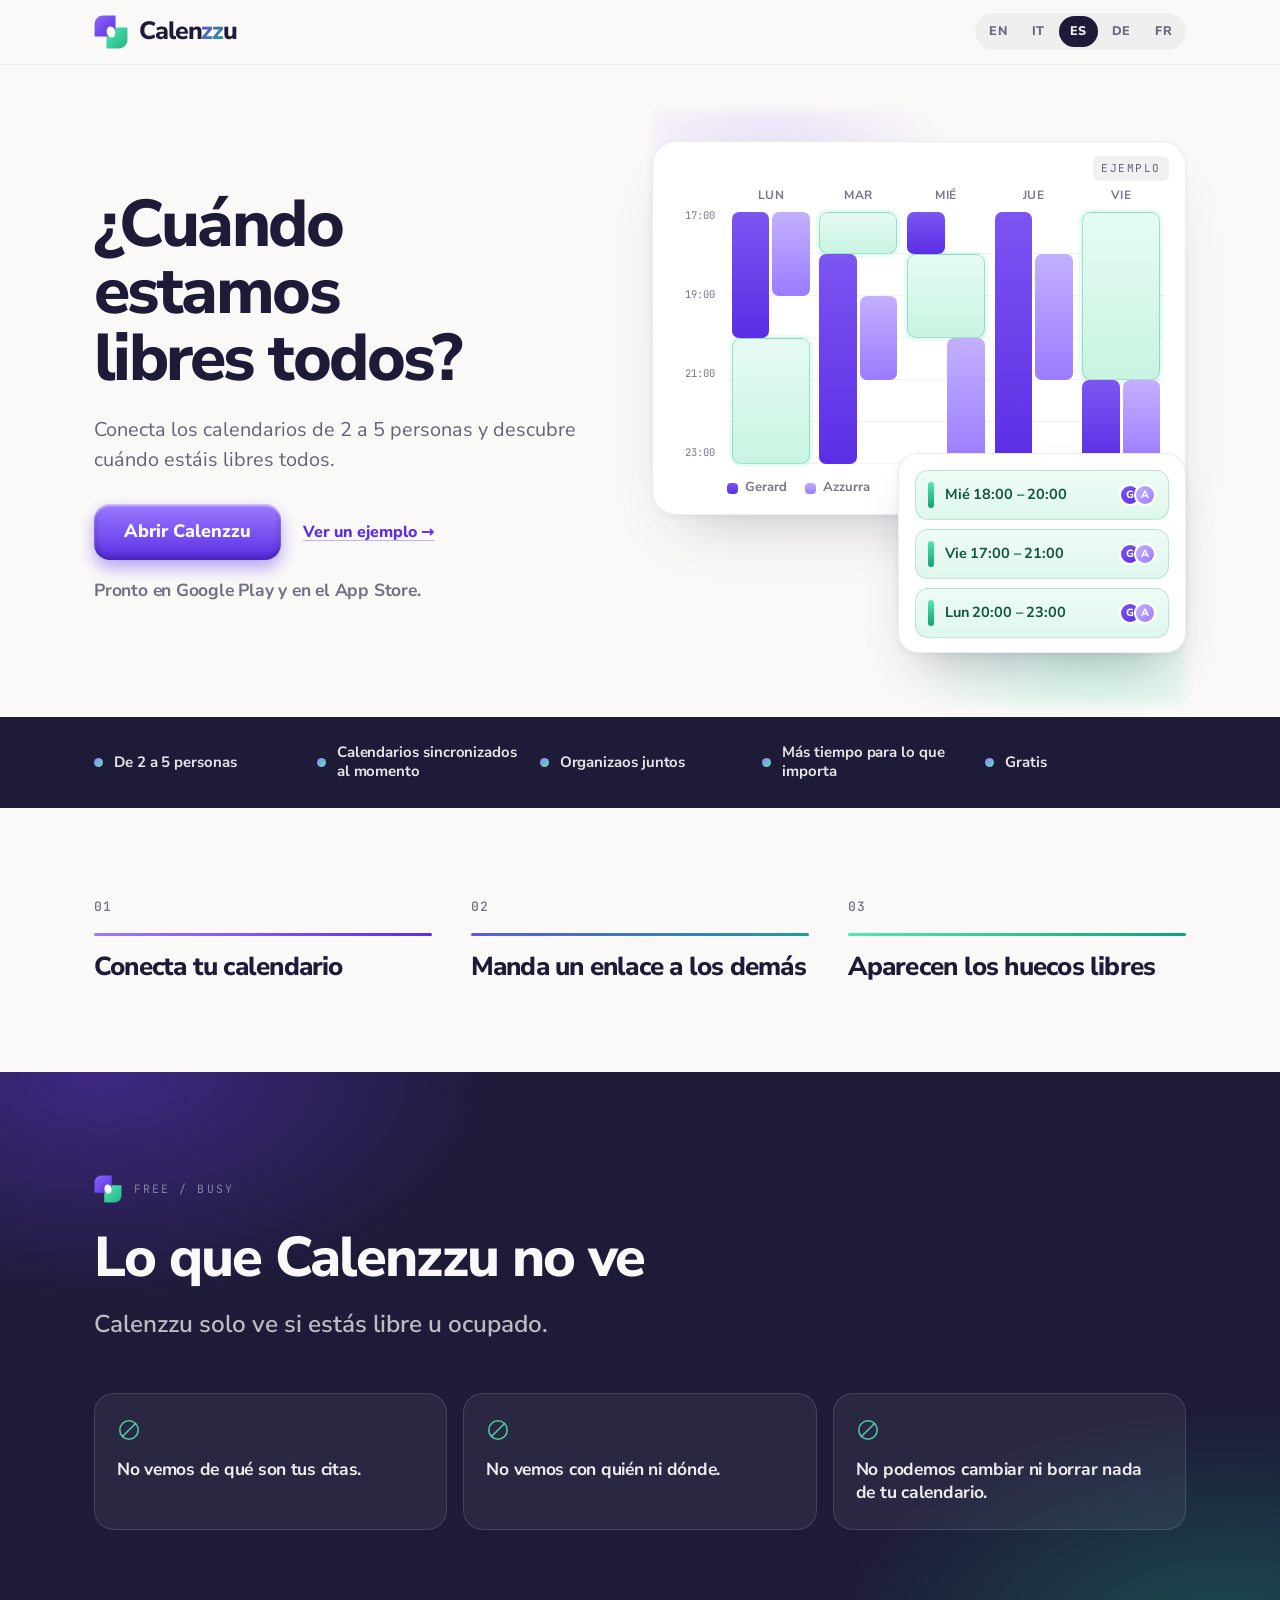
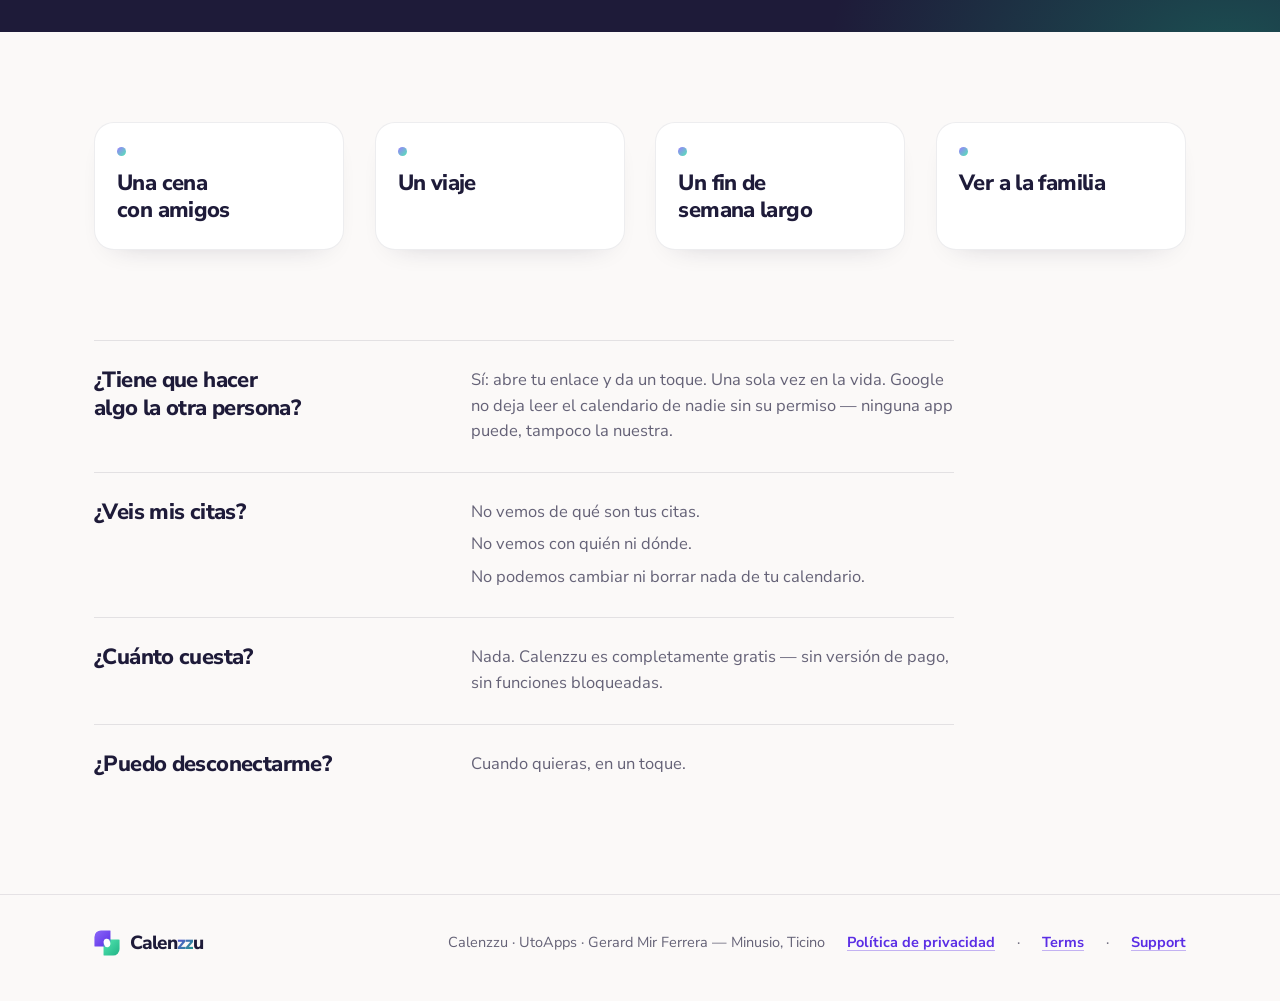
<file: es/index.html>
<!DOCTYPE html>
<html lang="es"><head><title>Calenzzu — ¿Cuándo estamos libres todos?</title><meta name="description" content="Conecta los calendarios de 2 a 5 personas y descubre cuándo estáis libres todos."><link rel="canonical" href="https://calenzzu.com/es/"><link rel="alternate" hreflang="en" href="https://calenzzu.com/"><link rel="alternate" hreflang="it" href="https://calenzzu.com/it/"><link rel="alternate" hreflang="es" href="https://calenzzu.com/es/"><link rel="alternate" hreflang="de" href="https://calenzzu.com/de/"><link rel="alternate" hreflang="fr" href="https://calenzzu.com/fr/"><link rel="alternate" hreflang="x-default" href="https://calenzzu.com/"><meta property="og:type" content="website"><meta property="og:title" content="Calenzzu — ¿Cuándo estamos libres todos?"><meta property="og:description" content="Conecta los calendarios de 2 a 5 personas y descubre cuándo estáis libres todos."><meta property="og:image:width" content="1200">
<meta property="og:image:height" content="630">
<meta property="og:url" content="https://calenzzu.com/es/"><meta property="og:image" content="https://calenzzu.com/assets/og-calenzzu.png"><meta name="twitter:card" content="summary_large_image"><style>
    .sc-placeholder{background:color-mix(in srgb,currentColor 8%,transparent);
      border:1px solid color-mix(in srgb,currentColor 50%,transparent);
      border-radius:2px;box-sizing:border-box;overflow:hidden}
    @keyframes sc-shine{0%{background-position:100% 50%}100%{background-position:0% 50%}}
    html.sc-dc-streaming .sc-placeholder,
    html.sc-dc-streaming .sc-interp.sc-missing{position:relative;
      background:color-mix(in srgb,currentColor 5%,transparent);
      border-color:transparent}
    html.sc-dc-streaming .sc-placeholder::before,
    html.sc-dc-streaming .sc-interp.sc-missing::before{content:'';
      position:absolute;inset:0;pointer-events:none;
      background:linear-gradient(90deg,rgba(217,119,87,0) 25%,rgba(247,225,211,.95) 37%,rgba(217,119,87,0) 63%);
      background-size:400% 100%;animation:sc-shine 1.4s ease infinite}
    html.sc-dc-streaming .sc-placeholder:nth-child(n+9 of .sc-placeholder)::before,
    html.sc-dc-streaming .sc-interp.sc-missing:nth-child(n+9 of .sc-interp.sc-missing)::before{animation:none;
      background:color-mix(in srgb,currentColor 8%,transparent)}
    .sc-placeholder-error{padding:4px 8px;font:11px/1.4 ui-monospace,monospace;
      color:color-mix(in srgb,currentColor 70%,transparent);word-break:break-word}
    .sc-interp.sc-missing{display:inline-block;width:2em;height:1em;overflow:hidden;
      vertical-align:text-bottom;background:rgba(255,255,255,.3);border:1px solid rgba(0,0,0,.5);
      border-radius:2px;box-sizing:border-box;color:transparent;
      user-select:none}
    .sc-interp.sc-unresolved{font-family:ui-monospace,monospace;font-size:.85em;
      color:color-mix(in srgb,currentColor 50%,transparent);
      background:color-mix(in srgb,currentColor 10%,transparent);border-radius:3px;
      padding:0 3px}
    .sc-host.sc-has-error{position:relative}
    .sc-logic-error{position:absolute;top:8px;left:8px;z-index:2147483647;max-width:60ch;
      padding:6px 10px;background:#b00020;color:#fff;font:12px/1.4 ui-monospace,monospace;
      border-radius:4px;white-space:pre-wrap;pointer-events:none}
    /* Mirrors PRINT_BASELINE_CSS in apps/web deck-stage-export.ts — keep both
       in sync until dc-runtime regains a build step. */
    @media print {
      @page { margin: 0.5cm; }
      figure, table { break-inside: avoid; }
      #dc-root, #dc-root > .sc-host { height: auto; }
      *, *::before, *::after {
        print-color-adjust: exact; -webkit-print-color-adjust: exact;
        backdrop-filter: none !important; -webkit-backdrop-filter: none !important;
        animation-delay: -99s !important; animation-duration: .001s !important;
        animation-iteration-count: 1 !important; animation-fill-mode: both !important;
        animation-play-state: running !important; transition-duration: 0s !important;
      }
    }
  </style>
<meta charset="utf-8">
<meta name="viewport" content="width=device-width, initial-scale=1">
<style>x-dc{display:none!important}</style>
<style>html,body{height:100%;margin:0}#dc-root,#dc-root>.sc-host{height:100%}</style><meta name="viewport" content="width=device-width, initial-scale=1" data-dc-tpl="1"><link rel="icon" type="image/png" sizes="32x32" href="/assets/favicon-32.png">
<link rel="apple-touch-icon" href="/assets/apple-touch-icon.png">
<link rel="icon" href="/assets/calenzzu-simbolo.svg" data-dc-tpl="2"><link rel="stylesheet" href="/fonts/calenzzu-fonts.css" data-dc-tpl="3"><style data-dc-tpl="4">
  html, body { margin: 0; padding: 0; background: #FBF9F8; }
  * { box-sizing: border-box; }
  a { color: #5B2EE5; text-decoration-color: rgba(91,46,229,.35); text-underline-offset: 3px; }
  a:hover { color: #17A97C; text-decoration-color: rgba(23,169,124,.5); }
  ::selection { background: #BFF3DF; color: #1E1B39; }
  input::placeholder { color: rgba(30,27,57,.38); }
</style></head>
<body>
<div id="dc-root"><div class="sc-host" data-sc-name="pagina"><div data-dc-tpl="5" style="background: rgb(251, 249, 248); color: rgb(30, 27, 57); font-family: &quot;Nunito Sans&quot;, system-ui, sans-serif; font-size: 17px; line-height: 1.5; -webkit-font-smoothing: antialiased;">

  <svg data-dc-tpl="6" width="0" height="0" aria-hidden="true" style="position: absolute;"><defs data-dc-tpl="7">
    <linearGradient data-dc-tpl="8" id="czv" x1="0" y1="0" x2="1" y2="1"><stop data-dc-tpl="9" offset="0" stop-color="#9B7BFF"></stop><stop data-dc-tpl="10" offset="1" stop-color="#5B2EE5"></stop></linearGradient>
    <linearGradient data-dc-tpl="11" id="czg" x1="1" y1="1" x2="0" y2="0"><stop data-dc-tpl="12" offset="0" stop-color="#12A177"></stop><stop data-dc-tpl="13" offset="1" stop-color="#53E8B2"></stop></linearGradient>
    <linearGradient data-dc-tpl="14" id="czc" x1="0" y1="0" x2="1" y2="1"><stop data-dc-tpl="15" offset="0" stop-color="#5A5BDD"></stop><stop data-dc-tpl="16" offset="1" stop-color="#1F9AA0"></stop></linearGradient>
    <clipPath data-dc-tpl="17" id="czframe"><rect data-dc-tpl="18" x="2" y="2" width="116" height="116" rx="30"></rect></clipPath>
    <clipPath data-dc-tpl="19" id="czcut"><rect data-dc-tpl="20" x="-22" y="-22" width="98" height="98" rx="30"></rect></clipPath>
    <symbol data-dc-tpl="21" id="czmark" viewBox="0 0 120 120">
      <g data-dc-tpl="22" clip-path="url(#czframe)">
        <rect data-dc-tpl="23" x="-22" y="-22" width="98" height="98" rx="30" fill="url(#czv)"></rect>
        <rect data-dc-tpl="24" x="44" y="44" width="98" height="98" rx="30" fill="url(#czg)"></rect>
        <g data-dc-tpl="25" clip-path="url(#czcut)"><rect data-dc-tpl="26" x="44" y="44" width="98" height="98" rx="30" fill="url(#czc)"></rect></g>
      </g>
      <ellipse data-dc-tpl="27" cx="60" cy="60" rx="15" ry="20" fill="#FFFFFF" transform="rotate(-14 60 60)"></ellipse>
    </symbol>
  </defs></svg>

  <header data-dc-tpl="28" style="position: sticky; top: 0px; z-index: 30; background: rgba(251, 249, 248, 0.82); backdrop-filter: blur(14px); border-bottom: 1px solid rgba(30, 27, 57, 0.07);">
    <div data-dc-tpl="29" style="max-width: 1140px; margin: 0px auto; padding: 13px 24px; display: flex; align-items: center; justify-content: space-between; gap: 20px; flex-wrap: wrap;">
      <div data-dc-tpl="30" style="display: flex; align-items: center; gap: 11px;">
        <svg data-dc-tpl="31" width="34" height="34" aria-hidden="true"><use data-dc-tpl="32" href="#czmark"></use></svg>
        <span data-dc-tpl="33" style="font-weight: 800; font-size: 25px; letter-spacing: -0.045em; color: rgb(30, 27, 57);">Calen<span data-dc-tpl="34" style="background: linear-gradient(135deg, rgb(107, 58, 234), rgb(23, 169, 124)) text; color: transparent;">zz</span>u</span>
      </div>
      <nav data-dc-tpl="35" aria-label="Language" style="display: flex; align-items: center; gap: 3px; padding: 3px; border-radius: 999px; background: rgba(30, 27, 57, 0.05);">
        
          <a href="/" hreflang="en" title="English" style="border: 0px; cursor: pointer; font-family: inherit; font-size: 12.5px; font-weight: 800; letter-spacing: 0.03em; padding: 6px 11px; border-radius: 999px; transition: background 0.15s, color 0.15s; background: transparent; color: rgba(30, 27, 57, 0.64);;text-decoration:none;display:inline-block">EN</a>
        
          <a href="/it/" hreflang="it" title="Italiano" style="border: 0px; cursor: pointer; font-family: inherit; font-size: 12.5px; font-weight: 800; letter-spacing: 0.03em; padding: 6px 11px; border-radius: 999px; transition: background 0.15s, color 0.15s; background: transparent; color: rgba(30, 27, 57, 0.64);;text-decoration:none;display:inline-block">IT</a>
        
          <a href="/es/" hreflang="es" title="Español" style="border: 0px; cursor: pointer; font-family: inherit; font-size: 12.5px; font-weight: 800; letter-spacing: 0.03em; padding: 6px 11px; border-radius: 999px; transition: background 0.15s, color 0.15s; background: rgb(30, 27, 57); color: rgb(251, 249, 248);;text-decoration:none;display:inline-block">ES</a>
        
          <a href="/de/" hreflang="de" title="Deutsch" style="border: 0px; cursor: pointer; font-family: inherit; font-size: 12.5px; font-weight: 800; letter-spacing: 0.03em; padding: 6px 11px; border-radius: 999px; transition: background 0.15s, color 0.15s; background: transparent; color: rgba(30, 27, 57, 0.64);;text-decoration:none;display:inline-block">DE</a>
        
          <a href="/fr/" hreflang="fr" title="Français" style="border: 0px; cursor: pointer; font-family: inherit; font-size: 12.5px; font-weight: 800; letter-spacing: 0.03em; padding: 6px 11px; border-radius: 999px; transition: background 0.15s, color 0.15s; background: transparent; color: rgba(30, 27, 57, 0.64);;text-decoration:none;display:inline-block">FR</a>
        
      </nav>
    </div>
  </header>

  <main data-dc-tpl="38">

    <section data-dc-tpl="39" style="max-width: 1140px; margin: 0px auto; padding: clamp(40px, 6vw, 86px) 24px clamp(36px, 5vw, 64px); display: flex; flex-wrap: wrap; gap: clamp(36px, 5vw, 64px); align-items: center;">
      <div data-dc-tpl="40" style="flex: 1 1 400px; min-width: min(100%, 340px);">
        <h1 data-dc-tpl="41" style="margin: 0px; font-size: clamp(40px, 5.4vw, 66px); line-height: 1.02; font-weight: 800; letter-spacing: -0.038em; text-wrap: balance;"><span class="sc-interp">¿Cuándo estamos libres todos?</span></h1>
        <p data-dc-tpl="42" style="margin: 22px 0px 0px; font-size: clamp(18px, 1.55vw, 21px); line-height: 1.5; color: rgba(30, 27, 57, 0.68); max-width: 31em; text-wrap: pretty;"><span class="sc-interp">Conecta los calendarios de 2 a 5 personas y descubre cuándo estáis libres todos.</span></p>

        <div style="display:flex;flex-wrap:wrap;align-items:center;gap:14px 22px;margin:30px 0 0;"><a href="/app/?l=es" style="display:inline-flex;align-items:center;justify-content:center;padding:17px 30px;border-radius:16px;font-weight:800;font-size:18px;line-height:1.2;color:#fff;text-decoration:none;background:linear-gradient(180deg,#9B7BFF 0%,#5B2EE5 100%);box-shadow:0 8px 16px rgba(91,46,229,.42),inset 0 2px 2px rgba(255,255,255,.55),inset 0 -4px 6px rgba(45,20,120,.45);">Abrir Calenzzu</a><a href="/g/?demo&amp;l=es" style="font-weight:800;font-size:16px;color:#5B2EE5;">Ver un ejemplo →</a></div>
        <p data-dc-tpl="43" style="margin: 18px 0px 0px; max-width: 26em; font-size: 17.5px; font-weight: 700; line-height: 1.45; letter-spacing: -0.012em; color: rgba(30, 27, 57, 0.62); text-wrap: pretty;"><span class="sc-interp">Pronto en Google Play y en el App Store.</span></p>
      </div>

      <div data-dc-tpl="44" style="flex: 1 1 440px; min-width: min(100%, 320px); position: relative;">
        <div data-dc-tpl="45" style="position: absolute; inset: -6% 0px -10%; background: radial-gradient(52% 46% at 22% 16%, rgba(155, 123, 255, 0.24), transparent 70%), radial-gradient(50% 44% at 82% 88%, rgba(83, 232, 178, 0.26), transparent 70%); filter: blur(6px); pointer-events: none;"></div>

        
        <figure data-dc-tpl="47" style="position: relative; margin: 0px; background: rgb(255, 255, 255); border: 1px solid rgba(30, 27, 57, 0.08); border-radius: 24px; padding: 44px 20px 16px; box-shadow: rgba(30, 27, 57, 0.28) 0px 30px 60px -30px, rgba(30, 27, 57, 0.04) 0px 2px 6px;">
          <figcaption data-dc-tpl="48" style="position: absolute; top: 14px; right: 16px; font-family: &quot;JetBrains Mono&quot;, ui-monospace, monospace; font-size: 11px; letter-spacing: 0.14em; text-transform: uppercase; color: rgba(30, 27, 57, 0.68); background: rgba(30, 27, 57, 0.06); padding: 4px 8px; border-radius: 6px;"><span class="sc-interp">Ejemplo</span></figcaption>

          <div data-dc-tpl="49" style="display: flex; gap: 10px;">
            <div data-dc-tpl="50" style="width: 44px; flex: 0 0 44px;"></div>
            <div data-dc-tpl="51" style="flex: 1 1 0%; display: flex;">
              
                <div data-dc-tpl="53" style="flex: 1 1 0%; text-align: center; font-size: 12px; font-weight: 700; letter-spacing: 0.04em; text-transform: uppercase; color: rgba(30, 27, 57, 0.6);"><span class="sc-interp">Lun</span></div>
              
                <div data-dc-tpl="53" style="flex: 1 1 0%; text-align: center; font-size: 12px; font-weight: 700; letter-spacing: 0.04em; text-transform: uppercase; color: rgba(30, 27, 57, 0.6);"><span class="sc-interp">Mar</span></div>
              
                <div data-dc-tpl="53" style="flex: 1 1 0%; text-align: center; font-size: 12px; font-weight: 700; letter-spacing: 0.04em; text-transform: uppercase; color: rgba(30, 27, 57, 0.6);"><span class="sc-interp">Mié</span></div>
              
                <div data-dc-tpl="53" style="flex: 1 1 0%; text-align: center; font-size: 12px; font-weight: 700; letter-spacing: 0.04em; text-transform: uppercase; color: rgba(30, 27, 57, 0.6);"><span class="sc-interp">Jue</span></div>
              
                <div data-dc-tpl="53" style="flex: 1 1 0%; text-align: center; font-size: 12px; font-weight: 700; letter-spacing: 0.04em; text-transform: uppercase; color: rgba(30, 27, 57, 0.6);"><span class="sc-interp">Vie</span></div>
              
            </div>
          </div>

          <div data-dc-tpl="54" style="display: flex; gap: 10px; margin-top: 8px;">
            <div data-dc-tpl="55" style="width: 44px; flex: 0 0 44px; height: 252px; display: flex; flex-direction: column; justify-content: space-between; align-items: flex-end; font-family: &quot;JetBrains Mono&quot;, ui-monospace, monospace; font-size: 10.5px; color: rgba(30, 27, 57, 0.6); padding: 0px 2px 0px 0px;">
              
                <span data-dc-tpl="57" style="transform: translateY(-4px);"><span class="sc-interp">17:00</span></span>
              
                <span data-dc-tpl="57" style="transform: translateY(-4px);"><span class="sc-interp">19:00</span></span>
              
                <span data-dc-tpl="57" style="transform: translateY(-4px);"><span class="sc-interp">21:00</span></span>
              
                <span data-dc-tpl="57" style="transform: translateY(-4px);"><span class="sc-interp">23:00</span></span>
              
            </div>
            <div data-dc-tpl="58" style="flex: 1 1 0%; position: relative; height: 252px; border-radius: 12px; background: repeating-linear-gradient(transparent 0px, transparent calc(16.6667% - 1px), rgba(30, 27, 57, 0.06) calc(16.6667% - 1px), rgba(30, 27, 57, 0.06) 16.6667%);">
              
                <div data-dc-tpl="60" style="position: absolute; left: 1.1%; width: 17.8%; top: 50%; height: 50%; border-radius: 9px; background: linear-gradient(rgb(230, 251, 242), rgb(201, 244, 225)); border: 1px solid rgba(18, 161, 119, 0.32); box-shadow: rgba(83, 232, 178, 0.14) 0px 0px 0px 3px;"></div>
              
                <div data-dc-tpl="60" style="position: absolute; left: 21.1%; width: 17.8%; top: 0%; height: 16.6667%; border-radius: 9px; background: linear-gradient(rgb(230, 251, 242), rgb(201, 244, 225)); border: 1px solid rgba(18, 161, 119, 0.32); box-shadow: rgba(83, 232, 178, 0.14) 0px 0px 0px 3px;"></div>
              
                <div data-dc-tpl="60" style="position: absolute; left: 41.1%; width: 17.8%; top: 16.6667%; height: 33.3333%; border-radius: 9px; background: linear-gradient(rgb(230, 251, 242), rgb(201, 244, 225)); border: 1px solid rgba(18, 161, 119, 0.32); box-shadow: rgba(83, 232, 178, 0.14) 0px 0px 0px 3px;"></div>
              
                <div data-dc-tpl="60" style="position: absolute; left: 81.1%; width: 17.8%; top: 0%; height: 66.6667%; border-radius: 9px; background: linear-gradient(rgb(230, 251, 242), rgb(201, 244, 225)); border: 1px solid rgba(18, 161, 119, 0.32); box-shadow: rgba(83, 232, 178, 0.14) 0px 0px 0px 3px;"></div>
              
                <div data-dc-tpl="60" style="position: absolute; left: 1.1%; width: 8.6%; top: 0%; height: 50%; border-radius: 7px; background: linear-gradient(rgb(124, 85, 242), rgb(91, 46, 229));"></div>
              
                <div data-dc-tpl="60" style="position: absolute; left: 10.3%; width: 8.6%; top: 0%; height: 33.3333%; border-radius: 7px; background: linear-gradient(rgb(195, 176, 255), rgb(155, 123, 255));"></div>
              
                <div data-dc-tpl="60" style="position: absolute; left: 21.1%; width: 8.6%; top: 16.6667%; height: 83.3333%; border-radius: 7px; background: linear-gradient(rgb(124, 85, 242), rgb(91, 46, 229));"></div>
              
                <div data-dc-tpl="60" style="position: absolute; left: 30.3%; width: 8.6%; top: 33.3333%; height: 33.3333%; border-radius: 7px; background: linear-gradient(rgb(195, 176, 255), rgb(155, 123, 255));"></div>
              
                <div data-dc-tpl="60" style="position: absolute; left: 41.1%; width: 8.6%; top: 0%; height: 16.6667%; border-radius: 7px; background: linear-gradient(rgb(124, 85, 242), rgb(91, 46, 229));"></div>
              
                <div data-dc-tpl="60" style="position: absolute; left: 50.3%; width: 8.6%; top: 50%; height: 50%; border-radius: 7px; background: linear-gradient(rgb(195, 176, 255), rgb(155, 123, 255));"></div>
              
                <div data-dc-tpl="60" style="position: absolute; left: 61.1%; width: 8.6%; top: 0%; height: 100%; border-radius: 7px; background: linear-gradient(rgb(124, 85, 242), rgb(91, 46, 229));"></div>
              
                <div data-dc-tpl="60" style="position: absolute; left: 70.3%; width: 8.6%; top: 16.6667%; height: 50%; border-radius: 7px; background: linear-gradient(rgb(195, 176, 255), rgb(155, 123, 255));"></div>
              
                <div data-dc-tpl="60" style="position: absolute; left: 81.1%; width: 8.6%; top: 66.6667%; height: 33.3333%; border-radius: 7px; background: linear-gradient(rgb(124, 85, 242), rgb(91, 46, 229));"></div>
              
                <div data-dc-tpl="60" style="position: absolute; left: 90.3%; width: 8.6%; top: 66.6667%; height: 33.3333%; border-radius: 7px; background: linear-gradient(rgb(195, 176, 255), rgb(155, 123, 255));"></div>
              
            </div>
          </div>

          <div data-dc-tpl="61" style="display: flex; gap: 18px; margin-top: 14px; padding-left: 54px; flex-wrap: wrap;">
            <span data-dc-tpl="62" style="display: inline-flex; align-items: center; gap: 7px; font-size: 13px; font-weight: 700; color: rgba(30, 27, 57, 0.6);"><span data-dc-tpl="63" style="width: 11px; height: 11px; border-radius: 4px; background: linear-gradient(rgb(124, 85, 242), rgb(91, 46, 229));"></span>Gerard</span>
            <span data-dc-tpl="64" style="display: inline-flex; align-items: center; gap: 7px; font-size: 13px; font-weight: 700; color: rgba(30, 27, 57, 0.6);"><span data-dc-tpl="65" style="width: 11px; height: 11px; border-radius: 4px; background: linear-gradient(rgb(195, 176, 255), rgb(155, 123, 255));"></span>Azzurra</span>
          </div>
        </figure>
        

        
        <div data-dc-tpl="67" style="position: relative; margin: -62px 0px 0px auto; width: min(288px, 80%); background: rgb(255, 255, 255); border: 1px solid rgba(30, 27, 57, 0.08); border-radius: 20px; padding: 16px 16px 14px; box-shadow: rgba(30, 27, 57, 0.32) 0px 26px 50px -22px, rgba(30, 27, 57, 0.05) 0px 2px 6px; display: flex; flex-direction: column; gap: 9px;">
          
            <div data-dc-tpl="69" style="display: flex; align-items: center; gap: 11px; padding: 11px 12px; border-radius: 13px; background: linear-gradient(rgb(238, 252, 246), rgb(223, 247, 236)); border: 1px solid rgba(18, 161, 119, 0.22);">
              <span data-dc-tpl="70" style="width: 6px; height: 26px; border-radius: 3px; background: linear-gradient(rgb(83, 232, 178), rgb(18, 161, 119)); flex: 0 0 6px;"></span>
              <span data-dc-tpl="71" style="flex: 1 1 0%; font-size: 14.5px; font-weight: 700; letter-spacing: -0.01em; color: rgb(18, 86, 63);"><span class="sc-interp">Mié  18:00 – 20:00</span></span>
              <span data-dc-tpl="72" style="display: flex;">
                <span data-dc-tpl="73" style="width: 22px; height: 22px; border-radius: 50%; background: linear-gradient(135deg, rgb(124, 85, 242), rgb(91, 46, 229)); color: rgb(255, 255, 255); font-size: 10.5px; font-weight: 800; display: flex; align-items: center; justify-content: center; border: 2px solid rgb(255, 255, 255);">G</span>
                <span data-dc-tpl="74" style="width: 22px; height: 22px; border-radius: 50%; background: linear-gradient(135deg, rgb(195, 176, 255), rgb(155, 123, 255)); color: rgb(255, 255, 255); font-size: 10.5px; font-weight: 800; display: flex; align-items: center; justify-content: center; border: 2px solid rgb(255, 255, 255); margin-left: -7px;">A</span>
              </span>
            </div>
          
            <div data-dc-tpl="69" style="display: flex; align-items: center; gap: 11px; padding: 11px 12px; border-radius: 13px; background: linear-gradient(rgb(238, 252, 246), rgb(223, 247, 236)); border: 1px solid rgba(18, 161, 119, 0.22);">
              <span data-dc-tpl="70" style="width: 6px; height: 26px; border-radius: 3px; background: linear-gradient(rgb(83, 232, 178), rgb(18, 161, 119)); flex: 0 0 6px;"></span>
              <span data-dc-tpl="71" style="flex: 1 1 0%; font-size: 14.5px; font-weight: 700; letter-spacing: -0.01em; color: rgb(18, 86, 63);"><span class="sc-interp">Vie  17:00 – 21:00</span></span>
              <span data-dc-tpl="72" style="display: flex;">
                <span data-dc-tpl="73" style="width: 22px; height: 22px; border-radius: 50%; background: linear-gradient(135deg, rgb(124, 85, 242), rgb(91, 46, 229)); color: rgb(255, 255, 255); font-size: 10.5px; font-weight: 800; display: flex; align-items: center; justify-content: center; border: 2px solid rgb(255, 255, 255);">G</span>
                <span data-dc-tpl="74" style="width: 22px; height: 22px; border-radius: 50%; background: linear-gradient(135deg, rgb(195, 176, 255), rgb(155, 123, 255)); color: rgb(255, 255, 255); font-size: 10.5px; font-weight: 800; display: flex; align-items: center; justify-content: center; border: 2px solid rgb(255, 255, 255); margin-left: -7px;">A</span>
              </span>
            </div>
          
            <div data-dc-tpl="69" style="display: flex; align-items: center; gap: 11px; padding: 11px 12px; border-radius: 13px; background: linear-gradient(rgb(238, 252, 246), rgb(223, 247, 236)); border: 1px solid rgba(18, 161, 119, 0.22);">
              <span data-dc-tpl="70" style="width: 6px; height: 26px; border-radius: 3px; background: linear-gradient(rgb(83, 232, 178), rgb(18, 161, 119)); flex: 0 0 6px;"></span>
              <span data-dc-tpl="71" style="flex: 1 1 0%; font-size: 14.5px; font-weight: 700; letter-spacing: -0.01em; color: rgb(18, 86, 63);"><span class="sc-interp">Lun  20:00 – 23:00</span></span>
              <span data-dc-tpl="72" style="display: flex;">
                <span data-dc-tpl="73" style="width: 22px; height: 22px; border-radius: 50%; background: linear-gradient(135deg, rgb(124, 85, 242), rgb(91, 46, 229)); color: rgb(255, 255, 255); font-size: 10.5px; font-weight: 800; display: flex; align-items: center; justify-content: center; border: 2px solid rgb(255, 255, 255);">G</span>
                <span data-dc-tpl="74" style="width: 22px; height: 22px; border-radius: 50%; background: linear-gradient(135deg, rgb(195, 176, 255), rgb(155, 123, 255)); color: rgb(255, 255, 255); font-size: 10.5px; font-weight: 800; display: flex; align-items: center; justify-content: center; border: 2px solid rgb(255, 255, 255); margin-left: -7px;">A</span>
              </span>
            </div>
          
        </div>
        
      </div>
    </section>

    <section data-dc-tpl="75" style="background: rgb(30, 27, 57); color: rgb(251, 249, 248);">
      <div data-dc-tpl="76" style="max-width: 1140px; margin: 0px auto; padding: 26px 24px; display: grid; grid-template-columns: repeat(auto-fit, minmax(184px, 1fr)); gap: 14px 22px;">
        
          <div data-dc-tpl="78" style="display: flex; align-items: center; gap: 11px; font-size: 15px; font-weight: 700; letter-spacing: -0.005em; line-height: 1.3; color: rgba(251, 249, 248, 0.9);">
            <span data-dc-tpl="79" style="flex: 0 0 9px; width: 9px; height: 9px; border-radius: 50%; background: linear-gradient(135deg, rgb(155, 123, 255), rgb(83, 232, 178));"></span>
            <span data-dc-tpl="80"><span class="sc-interp">De 2 a 5 personas</span></span>
          </div>
        
          <div data-dc-tpl="78" style="display: flex; align-items: center; gap: 11px; font-size: 15px; font-weight: 700; letter-spacing: -0.005em; line-height: 1.3; color: rgba(251, 249, 248, 0.9);">
            <span data-dc-tpl="79" style="flex: 0 0 9px; width: 9px; height: 9px; border-radius: 50%; background: linear-gradient(135deg, rgb(155, 123, 255), rgb(83, 232, 178));"></span>
            <span data-dc-tpl="80"><span class="sc-interp">Calendarios sincronizados al momento</span></span>
          </div>
        
          <div data-dc-tpl="78" style="display: flex; align-items: center; gap: 11px; font-size: 15px; font-weight: 700; letter-spacing: -0.005em; line-height: 1.3; color: rgba(251, 249, 248, 0.9);">
            <span data-dc-tpl="79" style="flex: 0 0 9px; width: 9px; height: 9px; border-radius: 50%; background: linear-gradient(135deg, rgb(155, 123, 255), rgb(83, 232, 178));"></span>
            <span data-dc-tpl="80"><span class="sc-interp">Organizaos juntos</span></span>
          </div>
        
          <div data-dc-tpl="78" style="display: flex; align-items: center; gap: 11px; font-size: 15px; font-weight: 700; letter-spacing: -0.005em; line-height: 1.3; color: rgba(251, 249, 248, 0.9);">
            <span data-dc-tpl="79" style="flex: 0 0 9px; width: 9px; height: 9px; border-radius: 50%; background: linear-gradient(135deg, rgb(155, 123, 255), rgb(83, 232, 178));"></span>
            <span data-dc-tpl="80"><span class="sc-interp">Más tiempo para lo que importa</span></span>
          </div>
        
          <div data-dc-tpl="78" style="display: flex; align-items: center; gap: 11px; font-size: 15px; font-weight: 700; letter-spacing: -0.005em; line-height: 1.3; color: rgba(251, 249, 248, 0.9);">
            <span data-dc-tpl="79" style="flex: 0 0 9px; width: 9px; height: 9px; border-radius: 50%; background: linear-gradient(135deg, rgb(155, 123, 255), rgb(83, 232, 178));"></span>
            <span data-dc-tpl="80"><span class="sc-interp">Gratis</span></span>
          </div>
        
      </div>
    </section>

    <section data-dc-tpl="81" style="max-width: 1140px; margin: 0px auto; padding: clamp(56px, 7vw, 96px) 24px;">
      <div data-dc-tpl="82" style="display: grid; grid-template-columns: repeat(auto-fit, minmax(258px, 1fr)); gap: clamp(24px, 3vw, 40px);">
        
          <div data-dc-tpl="84" style="display: flex; flex-direction: column; gap: 16px;">
            <span data-dc-tpl="85" style="font-family: &quot;JetBrains Mono&quot;, ui-monospace, monospace; font-size: 13px; font-weight: 500; letter-spacing: 0.1em; color: rgba(30, 27, 57, 0.62);"><span class="sc-interp">01</span></span>
            <span data-dc-tpl="86" style="width: 100%; height: 3px; border-radius: 2px; background: linear-gradient(90deg, rgb(155, 123, 255), rgb(91, 46, 229));"></span>
            <span data-dc-tpl="87" style="font-size: clamp(21px, 2.1vw, 26px); font-weight: 800; letter-spacing: -0.03em; line-height: 1.18; text-wrap: balance;"><span class="sc-interp">Conecta tu calendario</span></span>
          </div>
        
          <div data-dc-tpl="84" style="display: flex; flex-direction: column; gap: 16px;">
            <span data-dc-tpl="85" style="font-family: &quot;JetBrains Mono&quot;, ui-monospace, monospace; font-size: 13px; font-weight: 500; letter-spacing: 0.1em; color: rgba(30, 27, 57, 0.62);"><span class="sc-interp">02</span></span>
            <span data-dc-tpl="86" style="width: 100%; height: 3px; border-radius: 2px; background: linear-gradient(90deg, rgb(90, 91, 221), rgb(31, 154, 160));"></span>
            <span data-dc-tpl="87" style="font-size: clamp(21px, 2.1vw, 26px); font-weight: 800; letter-spacing: -0.03em; line-height: 1.18; text-wrap: balance;"><span class="sc-interp">Manda un enlace a los demás</span></span>
          </div>
        
          <div data-dc-tpl="84" style="display: flex; flex-direction: column; gap: 16px;">
            <span data-dc-tpl="85" style="font-family: &quot;JetBrains Mono&quot;, ui-monospace, monospace; font-size: 13px; font-weight: 500; letter-spacing: 0.1em; color: rgba(30, 27, 57, 0.62);"><span class="sc-interp">03</span></span>
            <span data-dc-tpl="86" style="width: 100%; height: 3px; border-radius: 2px; background: linear-gradient(90deg, rgb(83, 232, 178), rgb(18, 161, 119));"></span>
            <span data-dc-tpl="87" style="font-size: clamp(21px, 2.1vw, 26px); font-weight: 800; letter-spacing: -0.03em; line-height: 1.18; text-wrap: balance;"><span class="sc-interp">Aparecen los huecos libres</span></span>
          </div>
        
      </div>
    </section>

    <section data-dc-tpl="88" style="position: relative; background: rgb(30, 27, 57); color: rgb(251, 249, 248); overflow: hidden;">
      <div data-dc-tpl="89" style="position: absolute; inset: 0px; background: radial-gradient(46% 60% at 8% 0%, rgba(107, 58, 234, 0.42), transparent 68%), radial-gradient(46% 64% at 96% 104%, rgba(23, 169, 124, 0.36), transparent 68%); pointer-events: none;"></div>
      <div data-dc-tpl="90" style="position: relative; max-width: 1140px; margin: 0px auto; padding: clamp(64px, 8vw, 112px) 24px;">
        <div data-dc-tpl="91" style="display: flex; align-items: center; gap: 12px; margin-bottom: 26px;">
          <svg data-dc-tpl="92" width="28" height="28" aria-hidden="true"><use data-dc-tpl="93" href="#czmark"></use></svg>
          <span data-dc-tpl="94" style="font-family: &quot;JetBrains Mono&quot;, ui-monospace, monospace; font-size: 11.5px; letter-spacing: 0.18em; text-transform: uppercase; color: rgba(251, 249, 248, 0.45);">free / busy</span>
        </div>
        <h2 data-dc-tpl="95" style="margin: 0px; font-size: clamp(34px, 4.6vw, 56px); line-height: 1.05; font-weight: 800; letter-spacing: -0.035em; max-width: 16em; text-wrap: balance;"><span class="sc-interp">Lo que Calenzzu no ve</span></h2>
        <p data-dc-tpl="96" style="margin: 20px 0px 0px; font-size: clamp(19px, 1.9vw, 25px); line-height: 1.4; font-weight: 600; color: rgba(251, 249, 248, 0.72); max-width: 24em; text-wrap: pretty;"><span class="sc-interp">Calenzzu solo ve si estás libre u ocupado.</span></p>

        <div data-dc-tpl="97" style="margin-top: clamp(36px, 4vw, 54px); display: grid; grid-template-columns: repeat(auto-fit, minmax(252px, 1fr)); gap: 16px;">
          
            <div data-dc-tpl="99" style="background: rgba(255, 255, 255, 0.055); border: 1px solid rgba(255, 255, 255, 0.13); border-radius: 20px; padding: 24px 22px; display: flex; flex-direction: column; gap: 16px;">
              <svg data-dc-tpl="100" width="24" height="24" viewBox="0 0 24 24" fill="none" aria-hidden="true">
                <circle data-dc-tpl="101" cx="12" cy="12" r="9.2" stroke="#53E8B2" stroke-width="1.6" opacity=".85"></circle>
                <line data-dc-tpl="102" x1="5.5" y1="18.5" x2="18.5" y2="5.5" stroke="#53E8B2" stroke-width="1.6" stroke-linecap="round" opacity=".85"></line>
              </svg>
              <span data-dc-tpl="103" style="font-size: 17.5px; font-weight: 700; line-height: 1.35; letter-spacing: -0.015em; color: rgba(251, 249, 248, 0.94); text-wrap: pretty;"><span class="sc-interp">No vemos de qué son tus citas.</span></span>
            </div>
          
            <div data-dc-tpl="99" style="background: rgba(255, 255, 255, 0.055); border: 1px solid rgba(255, 255, 255, 0.13); border-radius: 20px; padding: 24px 22px; display: flex; flex-direction: column; gap: 16px;">
              <svg data-dc-tpl="100" width="24" height="24" viewBox="0 0 24 24" fill="none" aria-hidden="true">
                <circle data-dc-tpl="101" cx="12" cy="12" r="9.2" stroke="#53E8B2" stroke-width="1.6" opacity=".85"></circle>
                <line data-dc-tpl="102" x1="5.5" y1="18.5" x2="18.5" y2="5.5" stroke="#53E8B2" stroke-width="1.6" stroke-linecap="round" opacity=".85"></line>
              </svg>
              <span data-dc-tpl="103" style="font-size: 17.5px; font-weight: 700; line-height: 1.35; letter-spacing: -0.015em; color: rgba(251, 249, 248, 0.94); text-wrap: pretty;"><span class="sc-interp">No vemos con quién ni dónde.</span></span>
            </div>
          
            <div data-dc-tpl="99" style="background: rgba(255, 255, 255, 0.055); border: 1px solid rgba(255, 255, 255, 0.13); border-radius: 20px; padding: 24px 22px; display: flex; flex-direction: column; gap: 16px;">
              <svg data-dc-tpl="100" width="24" height="24" viewBox="0 0 24 24" fill="none" aria-hidden="true">
                <circle data-dc-tpl="101" cx="12" cy="12" r="9.2" stroke="#53E8B2" stroke-width="1.6" opacity=".85"></circle>
                <line data-dc-tpl="102" x1="5.5" y1="18.5" x2="18.5" y2="5.5" stroke="#53E8B2" stroke-width="1.6" stroke-linecap="round" opacity=".85"></line>
              </svg>
              <span data-dc-tpl="103" style="font-size: 17.5px; font-weight: 700; line-height: 1.35; letter-spacing: -0.015em; color: rgba(251, 249, 248, 0.94); text-wrap: pretty;"><span class="sc-interp">No podemos cambiar ni borrar nada de tu calendario.</span></span>
            </div>
          
        </div>
      </div>
    </section>

    <section data-dc-tpl="104" style="max-width: 1140px; margin: 0px auto; padding: clamp(56px, 7vw, 96px) 24px 0px;">
      <div data-dc-tpl="105" style="display: grid; grid-template-columns: repeat(auto-fit, minmax(230px, 1fr)); gap: clamp(20px, 2.4vw, 32px);">
        
          <div data-dc-tpl="107" style="display: flex; flex-direction: column; gap: 14px; padding: 24px 22px 26px; border-radius: 20px; background: rgb(255, 255, 255); border: 1px solid rgba(30, 27, 57, 0.08); box-shadow: rgba(30, 27, 57, 0.3) 0px 12px 30px -22px;">
            <span data-dc-tpl="108" style="width: 9px; height: 9px; border-radius: 50%; background: linear-gradient(135deg, rgb(155, 123, 255), rgb(83, 232, 178));"></span>
            <span data-dc-tpl="109" style="font-size: clamp(19px, 1.8vw, 22px); font-weight: 800; letter-spacing: -0.028em; line-height: 1.22; text-wrap: balance;"><span class="sc-interp">Una cena con amigos</span></span>
          </div>
        
          <div data-dc-tpl="107" style="display: flex; flex-direction: column; gap: 14px; padding: 24px 22px 26px; border-radius: 20px; background: rgb(255, 255, 255); border: 1px solid rgba(30, 27, 57, 0.08); box-shadow: rgba(30, 27, 57, 0.3) 0px 12px 30px -22px;">
            <span data-dc-tpl="108" style="width: 9px; height: 9px; border-radius: 50%; background: linear-gradient(135deg, rgb(155, 123, 255), rgb(83, 232, 178));"></span>
            <span data-dc-tpl="109" style="font-size: clamp(19px, 1.8vw, 22px); font-weight: 800; letter-spacing: -0.028em; line-height: 1.22; text-wrap: balance;"><span class="sc-interp">Un viaje</span></span>
          </div>
        
          <div data-dc-tpl="107" style="display: flex; flex-direction: column; gap: 14px; padding: 24px 22px 26px; border-radius: 20px; background: rgb(255, 255, 255); border: 1px solid rgba(30, 27, 57, 0.08); box-shadow: rgba(30, 27, 57, 0.3) 0px 12px 30px -22px;">
            <span data-dc-tpl="108" style="width: 9px; height: 9px; border-radius: 50%; background: linear-gradient(135deg, rgb(155, 123, 255), rgb(83, 232, 178));"></span>
            <span data-dc-tpl="109" style="font-size: clamp(19px, 1.8vw, 22px); font-weight: 800; letter-spacing: -0.028em; line-height: 1.22; text-wrap: balance;"><span class="sc-interp">Un fin de semana largo</span></span>
          </div>
        
          <div data-dc-tpl="107" style="display: flex; flex-direction: column; gap: 14px; padding: 24px 22px 26px; border-radius: 20px; background: rgb(255, 255, 255); border: 1px solid rgba(30, 27, 57, 0.08); box-shadow: rgba(30, 27, 57, 0.3) 0px 12px 30px -22px;">
            <span data-dc-tpl="108" style="width: 9px; height: 9px; border-radius: 50%; background: linear-gradient(135deg, rgb(155, 123, 255), rgb(83, 232, 178));"></span>
            <span data-dc-tpl="109" style="font-size: clamp(19px, 1.8vw, 22px); font-weight: 800; letter-spacing: -0.028em; line-height: 1.22; text-wrap: balance;"><span class="sc-interp">Ver a la familia</span></span>
          </div>
        
      </div>
    </section>

    <section data-dc-tpl="110" style="max-width: 1140px; margin: 0px auto; padding: clamp(56px, 7vw, 96px) 24px;">
      <div data-dc-tpl="111" style="max-width: 860px; display: flex; flex-direction: column; gap: 2px;">
        
          <div data-dc-tpl="113" style="display: flex; flex-wrap: wrap; gap: 8px 40px; padding: 26px 0px; border-top: 1px solid rgba(30, 27, 57, 0.11);">
            <h3 data-dc-tpl="114" style="margin: 0px; flex: 1 1 260px; font-size: clamp(19px, 1.8vw, 22px); font-weight: 800; letter-spacing: -0.028em; line-height: 1.25; text-wrap: balance;"><span class="sc-interp">¿Tiene que hacer algo la otra persona?</span></h3>
            <div data-dc-tpl="115" style="flex: 2 1 330px; display: flex; flex-direction: column; gap: 7px;">
              
                <p data-dc-tpl="117" style="margin: 0px; font-size: 16.5px; line-height: 1.55; color: rgba(30, 27, 57, 0.68); text-wrap: pretty;"><span class="sc-interp">Sí: abre tu enlace y da un toque. Una sola vez en la vida. Google no deja leer el calendario de nadie sin su permiso — ninguna app puede, tampoco la nuestra.</span></p>
              
            </div>
          </div>
        
          <div data-dc-tpl="113" style="display: flex; flex-wrap: wrap; gap: 8px 40px; padding: 26px 0px; border-top: 1px solid rgba(30, 27, 57, 0.11);">
            <h3 data-dc-tpl="114" style="margin: 0px; flex: 1 1 260px; font-size: clamp(19px, 1.8vw, 22px); font-weight: 800; letter-spacing: -0.028em; line-height: 1.25; text-wrap: balance;"><span class="sc-interp">¿Veis mis citas?</span></h3>
            <div data-dc-tpl="115" style="flex: 2 1 330px; display: flex; flex-direction: column; gap: 7px;">
              
                <p data-dc-tpl="117" style="margin: 0px; font-size: 16.5px; line-height: 1.55; color: rgba(30, 27, 57, 0.68); text-wrap: pretty;"><span class="sc-interp">No vemos de qué son tus citas.</span></p>
              
                <p data-dc-tpl="117" style="margin: 0px; font-size: 16.5px; line-height: 1.55; color: rgba(30, 27, 57, 0.68); text-wrap: pretty;"><span class="sc-interp">No vemos con quién ni dónde.</span></p>
              
                <p data-dc-tpl="117" style="margin: 0px; font-size: 16.5px; line-height: 1.55; color: rgba(30, 27, 57, 0.68); text-wrap: pretty;"><span class="sc-interp">No podemos cambiar ni borrar nada de tu calendario.</span></p>
              
            </div>
          </div>
        
          <div data-dc-tpl="113" style="display: flex; flex-wrap: wrap; gap: 8px 40px; padding: 26px 0px; border-top: 1px solid rgba(30, 27, 57, 0.11);">
            <h3 data-dc-tpl="114" style="margin: 0px; flex: 1 1 260px; font-size: clamp(19px, 1.8vw, 22px); font-weight: 800; letter-spacing: -0.028em; line-height: 1.25; text-wrap: balance;"><span class="sc-interp">¿Cuánto cuesta?</span></h3>
            <div data-dc-tpl="115" style="flex: 2 1 330px; display: flex; flex-direction: column; gap: 7px;">
              
                <p data-dc-tpl="117" style="margin: 0px; font-size: 16.5px; line-height: 1.55; color: rgba(30, 27, 57, 0.68); text-wrap: pretty;"><span class="sc-interp">Nada. Calenzzu es completamente gratis — sin versión de pago, sin funciones bloqueadas.</span></p>
              
            </div>
          </div>
        
          <div data-dc-tpl="113" style="display: flex; flex-wrap: wrap; gap: 8px 40px; padding: 26px 0px; border-top: 1px solid rgba(30, 27, 57, 0.11);">
            <h3 data-dc-tpl="114" style="margin: 0px; flex: 1 1 260px; font-size: clamp(19px, 1.8vw, 22px); font-weight: 800; letter-spacing: -0.028em; line-height: 1.25; text-wrap: balance;"><span class="sc-interp">¿Puedo desconectarme?</span></h3>
            <div data-dc-tpl="115" style="flex: 2 1 330px; display: flex; flex-direction: column; gap: 7px;">
              
                <p data-dc-tpl="117" style="margin: 0px; font-size: 16.5px; line-height: 1.55; color: rgba(30, 27, 57, 0.68); text-wrap: pretty;"><span class="sc-interp">Cuando quieras, en un toque.</span></p>
              
            </div>
          </div>
        
      </div>
    </section>

    

  </main>

  <footer data-dc-tpl="118" style="border-top: 1px solid rgba(30, 27, 57, 0.1);">
    <div data-dc-tpl="119" style="max-width: 1140px; margin: 0px auto; padding: 34px 24px 44px; display: flex; flex-wrap: wrap; gap: 20px 40px; align-items: center; justify-content: space-between;">
      <div data-dc-tpl="120" style="display: flex; align-items: center; gap: 10px;">
        <svg data-dc-tpl="121" width="26" height="26" aria-hidden="true"><use data-dc-tpl="122" href="#czmark"></use></svg>
        <span data-dc-tpl="123" style="font-weight: 800; font-size: 19px; letter-spacing: -0.045em; color: rgb(30, 27, 57);">Calen<span data-dc-tpl="124" style="background: linear-gradient(135deg, rgb(107, 58, 234), rgb(23, 169, 124)) text; color: transparent;">zz</span>u</span>
      </div>
      <div data-dc-tpl="125" style="display: flex; flex-wrap: wrap; gap: 8px 22px; align-items: center; font-size: 14.5px; color: rgba(30, 27, 57, 0.68);">
        <span data-dc-tpl="126">Calenzzu · UtoApps · Gerard Mir Ferrera — Minusio, Ticino</span>
        <a data-dc-tpl="127" href="/es/privacy/" style="font-weight: 700;"><span class="sc-interp">Política de privacidad</span></a> · <a href="/es/terms/" style="font-weight: 700;">Terms</a> · <a href="/es/support/" style="font-weight: 700;">Support</a>
      </div>
    </div>
  </footer></div></div></div>



</body></html>
</file>
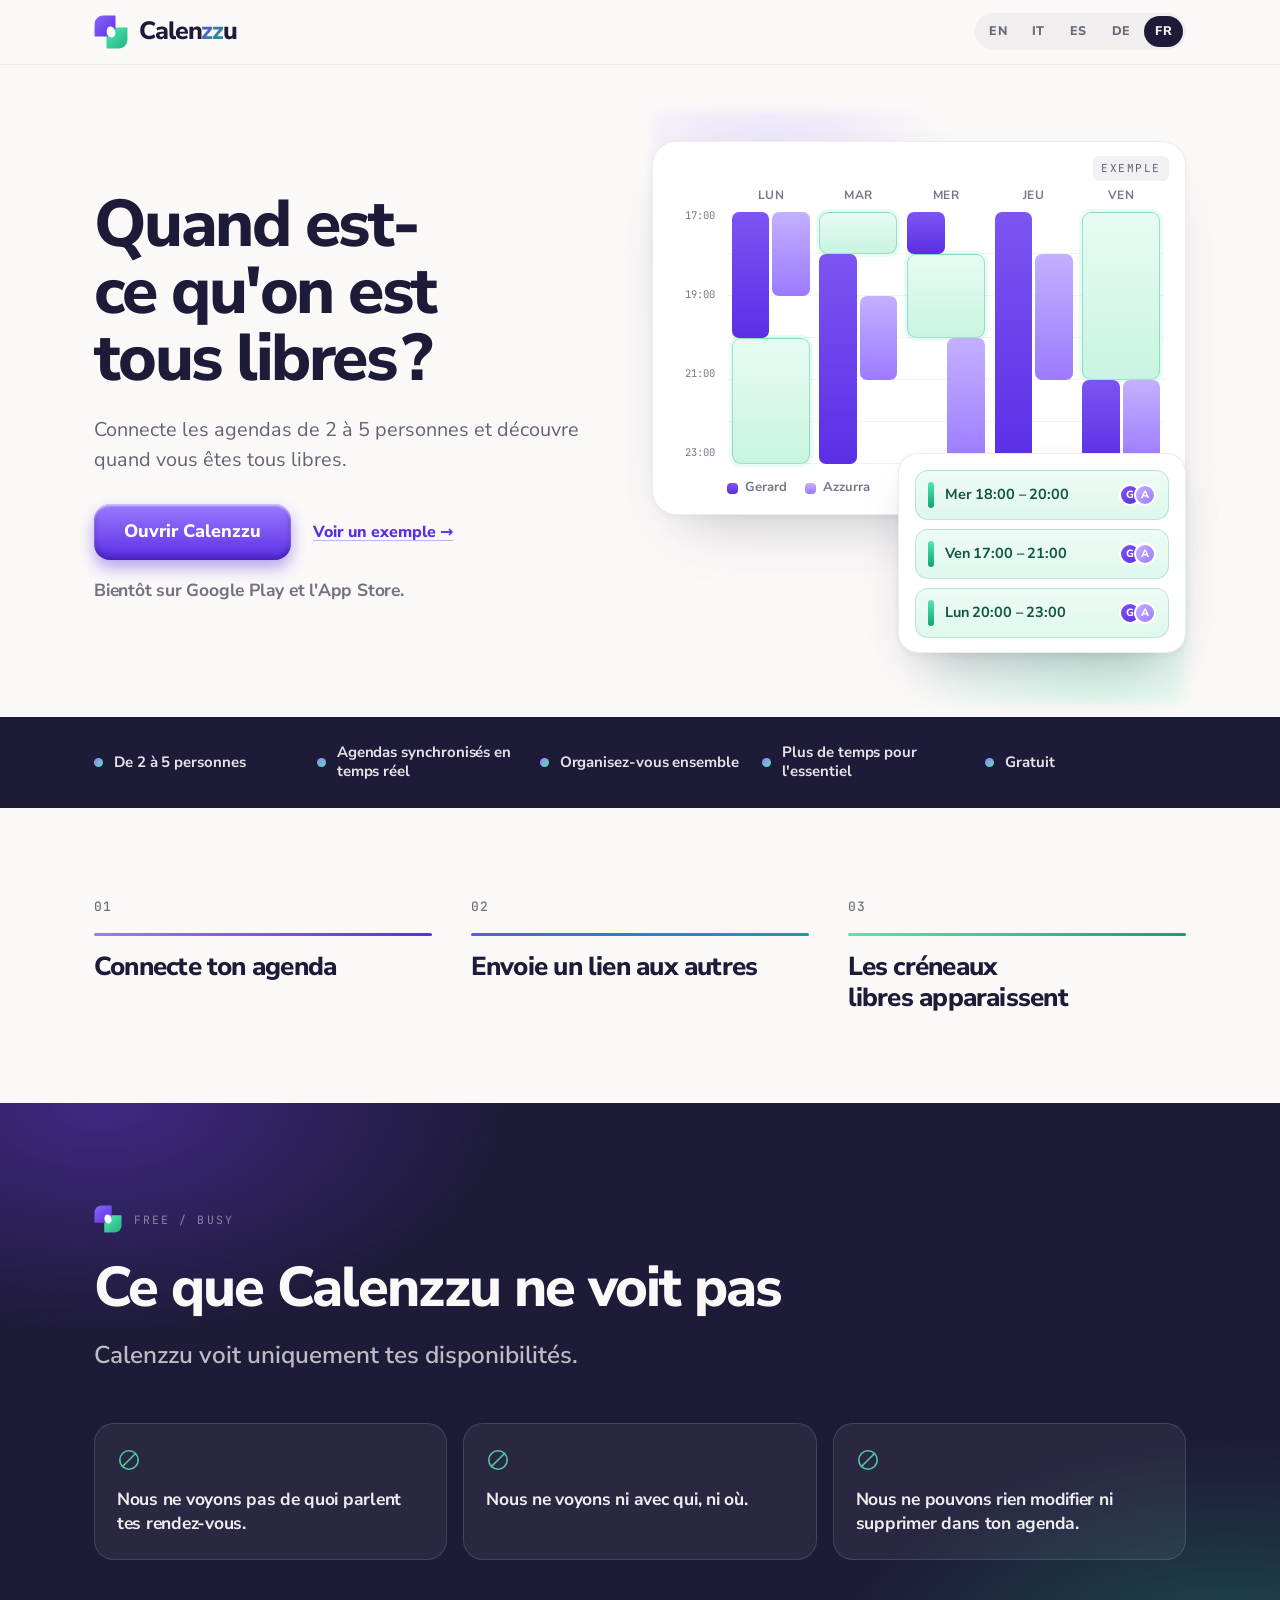
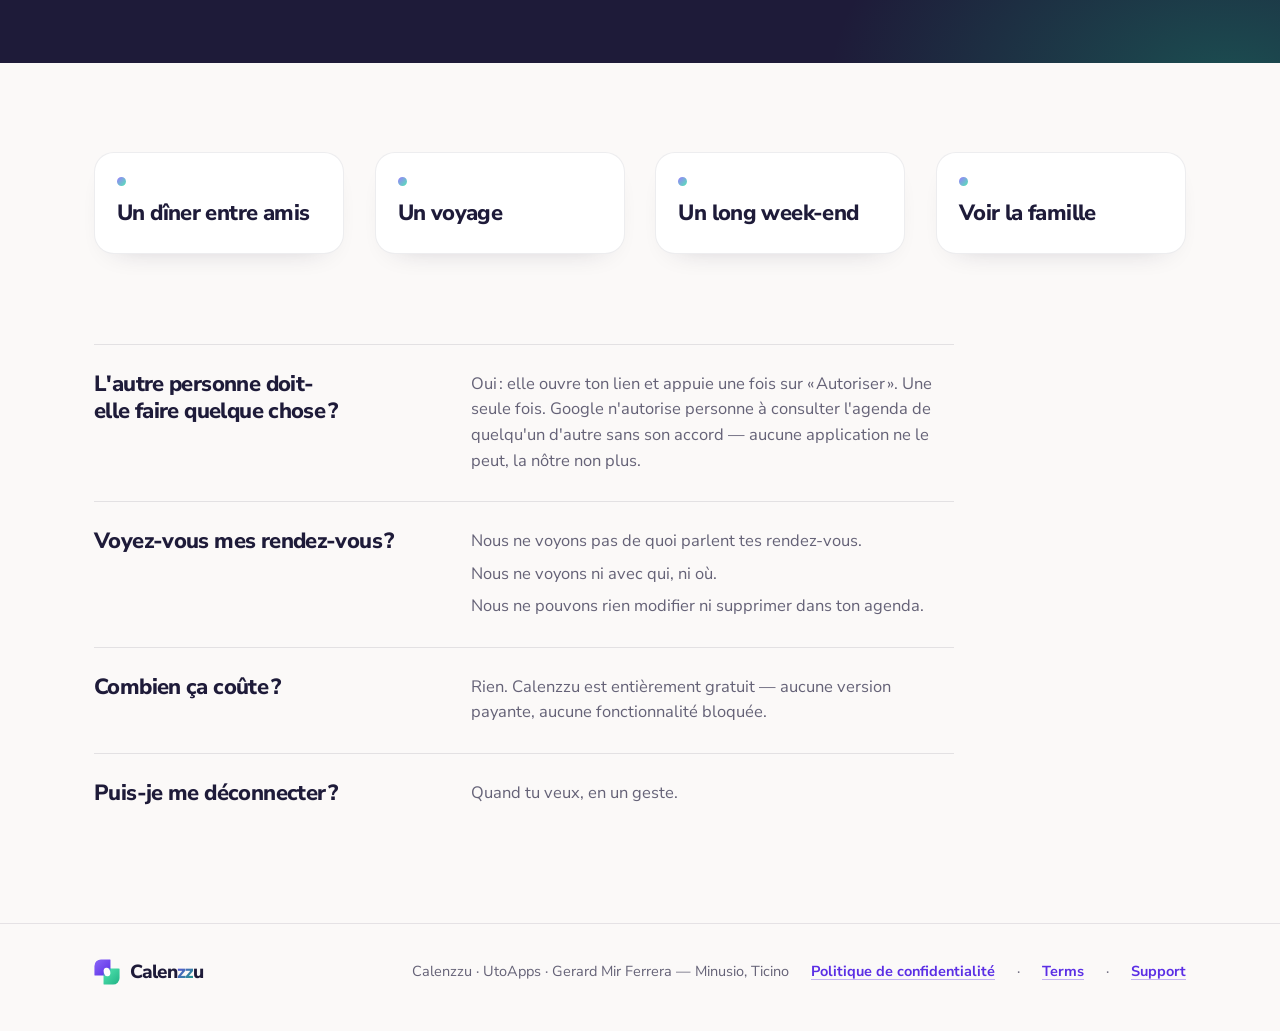
<file: fr/index.html>
<!DOCTYPE html>
<html lang="fr"><head><title>Calenzzu — Quand est-ce qu'on est tous libres ?</title><meta name="description" content="Connecte les agendas de 2 à 5 personnes et découvre quand vous êtes tous libres."><link rel="canonical" href="https://calenzzu.com/fr/"><link rel="alternate" hreflang="en" href="https://calenzzu.com/"><link rel="alternate" hreflang="it" href="https://calenzzu.com/it/"><link rel="alternate" hreflang="es" href="https://calenzzu.com/es/"><link rel="alternate" hreflang="de" href="https://calenzzu.com/de/"><link rel="alternate" hreflang="fr" href="https://calenzzu.com/fr/"><link rel="alternate" hreflang="x-default" href="https://calenzzu.com/"><meta property="og:type" content="website"><meta property="og:title" content="Calenzzu — Quand est-ce qu'on est tous libres ?"><meta property="og:description" content="Connecte les agendas de 2 à 5 personnes et découvre quand vous êtes tous libres."><meta property="og:image:width" content="1200">
<meta property="og:image:height" content="630">
<meta property="og:url" content="https://calenzzu.com/fr/"><meta property="og:image" content="https://calenzzu.com/assets/og-calenzzu.png"><meta name="twitter:card" content="summary_large_image"><style>
    .sc-placeholder{background:color-mix(in srgb,currentColor 8%,transparent);
      border:1px solid color-mix(in srgb,currentColor 50%,transparent);
      border-radius:2px;box-sizing:border-box;overflow:hidden}
    @keyframes sc-shine{0%{background-position:100% 50%}100%{background-position:0% 50%}}
    html.sc-dc-streaming .sc-placeholder,
    html.sc-dc-streaming .sc-interp.sc-missing{position:relative;
      background:color-mix(in srgb,currentColor 5%,transparent);
      border-color:transparent}
    html.sc-dc-streaming .sc-placeholder::before,
    html.sc-dc-streaming .sc-interp.sc-missing::before{content:'';
      position:absolute;inset:0;pointer-events:none;
      background:linear-gradient(90deg,rgba(217,119,87,0) 25%,rgba(247,225,211,.95) 37%,rgba(217,119,87,0) 63%);
      background-size:400% 100%;animation:sc-shine 1.4s ease infinite}
    html.sc-dc-streaming .sc-placeholder:nth-child(n+9 of .sc-placeholder)::before,
    html.sc-dc-streaming .sc-interp.sc-missing:nth-child(n+9 of .sc-interp.sc-missing)::before{animation:none;
      background:color-mix(in srgb,currentColor 8%,transparent)}
    .sc-placeholder-error{padding:4px 8px;font:11px/1.4 ui-monospace,monospace;
      color:color-mix(in srgb,currentColor 70%,transparent);word-break:break-word}
    .sc-interp.sc-missing{display:inline-block;width:2em;height:1em;overflow:hidden;
      vertical-align:text-bottom;background:rgba(255,255,255,.3);border:1px solid rgba(0,0,0,.5);
      border-radius:2px;box-sizing:border-box;color:transparent;
      user-select:none}
    .sc-interp.sc-unresolved{font-family:ui-monospace,monospace;font-size:.85em;
      color:color-mix(in srgb,currentColor 50%,transparent);
      background:color-mix(in srgb,currentColor 10%,transparent);border-radius:3px;
      padding:0 3px}
    .sc-host.sc-has-error{position:relative}
    .sc-logic-error{position:absolute;top:8px;left:8px;z-index:2147483647;max-width:60ch;
      padding:6px 10px;background:#b00020;color:#fff;font:12px/1.4 ui-monospace,monospace;
      border-radius:4px;white-space:pre-wrap;pointer-events:none}
    /* Mirrors PRINT_BASELINE_CSS in apps/web deck-stage-export.ts — keep both
       in sync until dc-runtime regains a build step. */
    @media print {
      @page { margin: 0.5cm; }
      figure, table { break-inside: avoid; }
      #dc-root, #dc-root > .sc-host { height: auto; }
      *, *::before, *::after {
        print-color-adjust: exact; -webkit-print-color-adjust: exact;
        backdrop-filter: none !important; -webkit-backdrop-filter: none !important;
        animation-delay: -99s !important; animation-duration: .001s !important;
        animation-iteration-count: 1 !important; animation-fill-mode: both !important;
        animation-play-state: running !important; transition-duration: 0s !important;
      }
    }
  </style>
<meta charset="utf-8">
<meta name="viewport" content="width=device-width, initial-scale=1">
<style>x-dc{display:none!important}</style>
<style>html,body{height:100%;margin:0}#dc-root,#dc-root>.sc-host{height:100%}</style><meta name="viewport" content="width=device-width, initial-scale=1" data-dc-tpl="1"><link rel="icon" type="image/png" sizes="32x32" href="/assets/favicon-32.png">
<link rel="apple-touch-icon" href="/assets/apple-touch-icon.png">
<link rel="icon" href="/assets/calenzzu-simbolo.svg" data-dc-tpl="2"><link rel="stylesheet" href="/fonts/calenzzu-fonts.css" data-dc-tpl="3"><style data-dc-tpl="4">
  html, body { margin: 0; padding: 0; background: #FBF9F8; }
  * { box-sizing: border-box; }
  a { color: #5B2EE5; text-decoration-color: rgba(91,46,229,.35); text-underline-offset: 3px; }
  a:hover { color: #17A97C; text-decoration-color: rgba(23,169,124,.5); }
  ::selection { background: #BFF3DF; color: #1E1B39; }
  input::placeholder { color: rgba(30,27,57,.38); }
</style></head>
<body>
<div id="dc-root"><div class="sc-host" data-sc-name="pagina"><div data-dc-tpl="5" style="background: rgb(251, 249, 248); color: rgb(30, 27, 57); font-family: &quot;Nunito Sans&quot;, system-ui, sans-serif; font-size: 17px; line-height: 1.5; -webkit-font-smoothing: antialiased;">

  <svg data-dc-tpl="6" width="0" height="0" aria-hidden="true" style="position: absolute;"><defs data-dc-tpl="7">
    <linearGradient data-dc-tpl="8" id="czv" x1="0" y1="0" x2="1" y2="1"><stop data-dc-tpl="9" offset="0" stop-color="#9B7BFF"></stop><stop data-dc-tpl="10" offset="1" stop-color="#5B2EE5"></stop></linearGradient>
    <linearGradient data-dc-tpl="11" id="czg" x1="1" y1="1" x2="0" y2="0"><stop data-dc-tpl="12" offset="0" stop-color="#12A177"></stop><stop data-dc-tpl="13" offset="1" stop-color="#53E8B2"></stop></linearGradient>
    <linearGradient data-dc-tpl="14" id="czc" x1="0" y1="0" x2="1" y2="1"><stop data-dc-tpl="15" offset="0" stop-color="#5A5BDD"></stop><stop data-dc-tpl="16" offset="1" stop-color="#1F9AA0"></stop></linearGradient>
    <clipPath data-dc-tpl="17" id="czframe"><rect data-dc-tpl="18" x="2" y="2" width="116" height="116" rx="30"></rect></clipPath>
    <clipPath data-dc-tpl="19" id="czcut"><rect data-dc-tpl="20" x="-22" y="-22" width="98" height="98" rx="30"></rect></clipPath>
    <symbol data-dc-tpl="21" id="czmark" viewBox="0 0 120 120">
      <g data-dc-tpl="22" clip-path="url(#czframe)">
        <rect data-dc-tpl="23" x="-22" y="-22" width="98" height="98" rx="30" fill="url(#czv)"></rect>
        <rect data-dc-tpl="24" x="44" y="44" width="98" height="98" rx="30" fill="url(#czg)"></rect>
        <g data-dc-tpl="25" clip-path="url(#czcut)"><rect data-dc-tpl="26" x="44" y="44" width="98" height="98" rx="30" fill="url(#czc)"></rect></g>
      </g>
      <ellipse data-dc-tpl="27" cx="60" cy="60" rx="15" ry="20" fill="#FFFFFF" transform="rotate(-14 60 60)"></ellipse>
    </symbol>
  </defs></svg>

  <header data-dc-tpl="28" style="position: sticky; top: 0px; z-index: 30; background: rgba(251, 249, 248, 0.82); backdrop-filter: blur(14px); border-bottom: 1px solid rgba(30, 27, 57, 0.07);">
    <div data-dc-tpl="29" style="max-width: 1140px; margin: 0px auto; padding: 13px 24px; display: flex; align-items: center; justify-content: space-between; gap: 20px; flex-wrap: wrap;">
      <div data-dc-tpl="30" style="display: flex; align-items: center; gap: 11px;">
        <svg data-dc-tpl="31" width="34" height="34" aria-hidden="true"><use data-dc-tpl="32" href="#czmark"></use></svg>
        <span data-dc-tpl="33" style="font-weight: 800; font-size: 25px; letter-spacing: -0.045em; color: rgb(30, 27, 57);">Calen<span data-dc-tpl="34" style="background: linear-gradient(135deg, rgb(107, 58, 234), rgb(23, 169, 124)) text; color: transparent;">zz</span>u</span>
      </div>
      <nav data-dc-tpl="35" aria-label="Language" style="display: flex; align-items: center; gap: 3px; padding: 3px; border-radius: 999px; background: rgba(30, 27, 57, 0.05);">
        
          <a href="/" hreflang="en" title="English" style="border: 0px; cursor: pointer; font-family: inherit; font-size: 12.5px; font-weight: 800; letter-spacing: 0.03em; padding: 6px 11px; border-radius: 999px; transition: background 0.15s, color 0.15s; background: transparent; color: rgba(30, 27, 57, 0.64);;text-decoration:none;display:inline-block">EN</a>
        
          <a href="/it/" hreflang="it" title="Italiano" style="border: 0px; cursor: pointer; font-family: inherit; font-size: 12.5px; font-weight: 800; letter-spacing: 0.03em; padding: 6px 11px; border-radius: 999px; transition: background 0.15s, color 0.15s; background: transparent; color: rgba(30, 27, 57, 0.64);;text-decoration:none;display:inline-block">IT</a>
        
          <a href="/es/" hreflang="es" title="Español" style="border: 0px; cursor: pointer; font-family: inherit; font-size: 12.5px; font-weight: 800; letter-spacing: 0.03em; padding: 6px 11px; border-radius: 999px; transition: background 0.15s, color 0.15s; background: transparent; color: rgba(30, 27, 57, 0.64);;text-decoration:none;display:inline-block">ES</a>
        
          <a href="/de/" hreflang="de" title="Deutsch" style="border: 0px; cursor: pointer; font-family: inherit; font-size: 12.5px; font-weight: 800; letter-spacing: 0.03em; padding: 6px 11px; border-radius: 999px; transition: background 0.15s, color 0.15s; background: transparent; color: rgba(30, 27, 57, 0.64);;text-decoration:none;display:inline-block">DE</a>
        
          <a href="/fr/" hreflang="fr" title="Français" style="border: 0px; cursor: pointer; font-family: inherit; font-size: 12.5px; font-weight: 800; letter-spacing: 0.03em; padding: 6px 11px; border-radius: 999px; transition: background 0.15s, color 0.15s; background: rgb(30, 27, 57); color: rgb(251, 249, 248);;text-decoration:none;display:inline-block">FR</a>
        
      </nav>
    </div>
  </header>

  <main data-dc-tpl="38">

    <section data-dc-tpl="39" style="max-width: 1140px; margin: 0px auto; padding: clamp(40px, 6vw, 86px) 24px clamp(36px, 5vw, 64px); display: flex; flex-wrap: wrap; gap: clamp(36px, 5vw, 64px); align-items: center;">
      <div data-dc-tpl="40" style="flex: 1 1 400px; min-width: min(100%, 340px);">
        <h1 data-dc-tpl="41" style="margin: 0px; font-size: clamp(40px, 5.4vw, 66px); line-height: 1.02; font-weight: 800; letter-spacing: -0.038em; text-wrap: balance;"><span class="sc-interp">Quand est-ce qu'on est tous libres ?</span></h1>
        <p data-dc-tpl="42" style="margin: 22px 0px 0px; font-size: clamp(18px, 1.55vw, 21px); line-height: 1.5; color: rgba(30, 27, 57, 0.68); max-width: 31em; text-wrap: pretty;"><span class="sc-interp">Connecte les agendas de 2 à 5 personnes et découvre quand vous êtes tous libres.</span></p>

        <div style="display:flex;flex-wrap:wrap;align-items:center;gap:14px 22px;margin:30px 0 0;"><a href="/app/?l=fr" style="display:inline-flex;align-items:center;justify-content:center;padding:17px 30px;border-radius:16px;font-weight:800;font-size:18px;line-height:1.2;color:#fff;text-decoration:none;background:linear-gradient(180deg,#9B7BFF 0%,#5B2EE5 100%);box-shadow:0 8px 16px rgba(91,46,229,.42),inset 0 2px 2px rgba(255,255,255,.55),inset 0 -4px 6px rgba(45,20,120,.45);">Ouvrir Calenzzu</a><a href="/g/?demo&amp;l=fr" style="font-weight:800;font-size:16px;color:#5B2EE5;">Voir un exemple →</a></div>
        <p data-dc-tpl="43" style="margin: 18px 0px 0px; max-width: 26em; font-size: 17.5px; font-weight: 700; line-height: 1.45; letter-spacing: -0.012em; color: rgba(30, 27, 57, 0.62); text-wrap: pretty;"><span class="sc-interp">Bientôt sur Google Play et l'App Store.</span></p>
      </div>

      <div data-dc-tpl="44" style="flex: 1 1 440px; min-width: min(100%, 320px); position: relative;">
        <div data-dc-tpl="45" style="position: absolute; inset: -6% 0px -10%; background: radial-gradient(52% 46% at 22% 16%, rgba(155, 123, 255, 0.24), transparent 70%), radial-gradient(50% 44% at 82% 88%, rgba(83, 232, 178, 0.26), transparent 70%); filter: blur(6px); pointer-events: none;"></div>

        
        <figure data-dc-tpl="47" style="position: relative; margin: 0px; background: rgb(255, 255, 255); border: 1px solid rgba(30, 27, 57, 0.08); border-radius: 24px; padding: 44px 20px 16px; box-shadow: rgba(30, 27, 57, 0.28) 0px 30px 60px -30px, rgba(30, 27, 57, 0.04) 0px 2px 6px;">
          <figcaption data-dc-tpl="48" style="position: absolute; top: 14px; right: 16px; font-family: &quot;JetBrains Mono&quot;, ui-monospace, monospace; font-size: 11px; letter-spacing: 0.14em; text-transform: uppercase; color: rgba(30, 27, 57, 0.68); background: rgba(30, 27, 57, 0.06); padding: 4px 8px; border-radius: 6px;"><span class="sc-interp">Exemple</span></figcaption>

          <div data-dc-tpl="49" style="display: flex; gap: 10px;">
            <div data-dc-tpl="50" style="width: 44px; flex: 0 0 44px;"></div>
            <div data-dc-tpl="51" style="flex: 1 1 0%; display: flex;">
              
                <div data-dc-tpl="53" style="flex: 1 1 0%; text-align: center; font-size: 12px; font-weight: 700; letter-spacing: 0.04em; text-transform: uppercase; color: rgba(30, 27, 57, 0.6);"><span class="sc-interp">Lun</span></div>
              
                <div data-dc-tpl="53" style="flex: 1 1 0%; text-align: center; font-size: 12px; font-weight: 700; letter-spacing: 0.04em; text-transform: uppercase; color: rgba(30, 27, 57, 0.6);"><span class="sc-interp">Mar</span></div>
              
                <div data-dc-tpl="53" style="flex: 1 1 0%; text-align: center; font-size: 12px; font-weight: 700; letter-spacing: 0.04em; text-transform: uppercase; color: rgba(30, 27, 57, 0.6);"><span class="sc-interp">Mer</span></div>
              
                <div data-dc-tpl="53" style="flex: 1 1 0%; text-align: center; font-size: 12px; font-weight: 700; letter-spacing: 0.04em; text-transform: uppercase; color: rgba(30, 27, 57, 0.6);"><span class="sc-interp">Jeu</span></div>
              
                <div data-dc-tpl="53" style="flex: 1 1 0%; text-align: center; font-size: 12px; font-weight: 700; letter-spacing: 0.04em; text-transform: uppercase; color: rgba(30, 27, 57, 0.6);"><span class="sc-interp">Ven</span></div>
              
            </div>
          </div>

          <div data-dc-tpl="54" style="display: flex; gap: 10px; margin-top: 8px;">
            <div data-dc-tpl="55" style="width: 44px; flex: 0 0 44px; height: 252px; display: flex; flex-direction: column; justify-content: space-between; align-items: flex-end; font-family: &quot;JetBrains Mono&quot;, ui-monospace, monospace; font-size: 10.5px; color: rgba(30, 27, 57, 0.6); padding: 0px 2px 0px 0px;">
              
                <span data-dc-tpl="57" style="transform: translateY(-4px);"><span class="sc-interp">17:00</span></span>
              
                <span data-dc-tpl="57" style="transform: translateY(-4px);"><span class="sc-interp">19:00</span></span>
              
                <span data-dc-tpl="57" style="transform: translateY(-4px);"><span class="sc-interp">21:00</span></span>
              
                <span data-dc-tpl="57" style="transform: translateY(-4px);"><span class="sc-interp">23:00</span></span>
              
            </div>
            <div data-dc-tpl="58" style="flex: 1 1 0%; position: relative; height: 252px; border-radius: 12px; background: repeating-linear-gradient(transparent 0px, transparent calc(16.6667% - 1px), rgba(30, 27, 57, 0.06) calc(16.6667% - 1px), rgba(30, 27, 57, 0.06) 16.6667%);">
              
                <div data-dc-tpl="60" style="position: absolute; left: 1.1%; width: 17.8%; top: 50%; height: 50%; border-radius: 9px; background: linear-gradient(rgb(230, 251, 242), rgb(201, 244, 225)); border: 1px solid rgba(18, 161, 119, 0.32); box-shadow: rgba(83, 232, 178, 0.14) 0px 0px 0px 3px;"></div>
              
                <div data-dc-tpl="60" style="position: absolute; left: 21.1%; width: 17.8%; top: 0%; height: 16.6667%; border-radius: 9px; background: linear-gradient(rgb(230, 251, 242), rgb(201, 244, 225)); border: 1px solid rgba(18, 161, 119, 0.32); box-shadow: rgba(83, 232, 178, 0.14) 0px 0px 0px 3px;"></div>
              
                <div data-dc-tpl="60" style="position: absolute; left: 41.1%; width: 17.8%; top: 16.6667%; height: 33.3333%; border-radius: 9px; background: linear-gradient(rgb(230, 251, 242), rgb(201, 244, 225)); border: 1px solid rgba(18, 161, 119, 0.32); box-shadow: rgba(83, 232, 178, 0.14) 0px 0px 0px 3px;"></div>
              
                <div data-dc-tpl="60" style="position: absolute; left: 81.1%; width: 17.8%; top: 0%; height: 66.6667%; border-radius: 9px; background: linear-gradient(rgb(230, 251, 242), rgb(201, 244, 225)); border: 1px solid rgba(18, 161, 119, 0.32); box-shadow: rgba(83, 232, 178, 0.14) 0px 0px 0px 3px;"></div>
              
                <div data-dc-tpl="60" style="position: absolute; left: 1.1%; width: 8.6%; top: 0%; height: 50%; border-radius: 7px; background: linear-gradient(rgb(124, 85, 242), rgb(91, 46, 229));"></div>
              
                <div data-dc-tpl="60" style="position: absolute; left: 10.3%; width: 8.6%; top: 0%; height: 33.3333%; border-radius: 7px; background: linear-gradient(rgb(195, 176, 255), rgb(155, 123, 255));"></div>
              
                <div data-dc-tpl="60" style="position: absolute; left: 21.1%; width: 8.6%; top: 16.6667%; height: 83.3333%; border-radius: 7px; background: linear-gradient(rgb(124, 85, 242), rgb(91, 46, 229));"></div>
              
                <div data-dc-tpl="60" style="position: absolute; left: 30.3%; width: 8.6%; top: 33.3333%; height: 33.3333%; border-radius: 7px; background: linear-gradient(rgb(195, 176, 255), rgb(155, 123, 255));"></div>
              
                <div data-dc-tpl="60" style="position: absolute; left: 41.1%; width: 8.6%; top: 0%; height: 16.6667%; border-radius: 7px; background: linear-gradient(rgb(124, 85, 242), rgb(91, 46, 229));"></div>
              
                <div data-dc-tpl="60" style="position: absolute; left: 50.3%; width: 8.6%; top: 50%; height: 50%; border-radius: 7px; background: linear-gradient(rgb(195, 176, 255), rgb(155, 123, 255));"></div>
              
                <div data-dc-tpl="60" style="position: absolute; left: 61.1%; width: 8.6%; top: 0%; height: 100%; border-radius: 7px; background: linear-gradient(rgb(124, 85, 242), rgb(91, 46, 229));"></div>
              
                <div data-dc-tpl="60" style="position: absolute; left: 70.3%; width: 8.6%; top: 16.6667%; height: 50%; border-radius: 7px; background: linear-gradient(rgb(195, 176, 255), rgb(155, 123, 255));"></div>
              
                <div data-dc-tpl="60" style="position: absolute; left: 81.1%; width: 8.6%; top: 66.6667%; height: 33.3333%; border-radius: 7px; background: linear-gradient(rgb(124, 85, 242), rgb(91, 46, 229));"></div>
              
                <div data-dc-tpl="60" style="position: absolute; left: 90.3%; width: 8.6%; top: 66.6667%; height: 33.3333%; border-radius: 7px; background: linear-gradient(rgb(195, 176, 255), rgb(155, 123, 255));"></div>
              
            </div>
          </div>

          <div data-dc-tpl="61" style="display: flex; gap: 18px; margin-top: 14px; padding-left: 54px; flex-wrap: wrap;">
            <span data-dc-tpl="62" style="display: inline-flex; align-items: center; gap: 7px; font-size: 13px; font-weight: 700; color: rgba(30, 27, 57, 0.6);"><span data-dc-tpl="63" style="width: 11px; height: 11px; border-radius: 4px; background: linear-gradient(rgb(124, 85, 242), rgb(91, 46, 229));"></span>Gerard</span>
            <span data-dc-tpl="64" style="display: inline-flex; align-items: center; gap: 7px; font-size: 13px; font-weight: 700; color: rgba(30, 27, 57, 0.6);"><span data-dc-tpl="65" style="width: 11px; height: 11px; border-radius: 4px; background: linear-gradient(rgb(195, 176, 255), rgb(155, 123, 255));"></span>Azzurra</span>
          </div>
        </figure>
        

        
        <div data-dc-tpl="67" style="position: relative; margin: -62px 0px 0px auto; width: min(288px, 80%); background: rgb(255, 255, 255); border: 1px solid rgba(30, 27, 57, 0.08); border-radius: 20px; padding: 16px 16px 14px; box-shadow: rgba(30, 27, 57, 0.32) 0px 26px 50px -22px, rgba(30, 27, 57, 0.05) 0px 2px 6px; display: flex; flex-direction: column; gap: 9px;">
          
            <div data-dc-tpl="69" style="display: flex; align-items: center; gap: 11px; padding: 11px 12px; border-radius: 13px; background: linear-gradient(rgb(238, 252, 246), rgb(223, 247, 236)); border: 1px solid rgba(18, 161, 119, 0.22);">
              <span data-dc-tpl="70" style="width: 6px; height: 26px; border-radius: 3px; background: linear-gradient(rgb(83, 232, 178), rgb(18, 161, 119)); flex: 0 0 6px;"></span>
              <span data-dc-tpl="71" style="flex: 1 1 0%; font-size: 14.5px; font-weight: 700; letter-spacing: -0.01em; color: rgb(18, 86, 63);"><span class="sc-interp">Mer  18:00 – 20:00</span></span>
              <span data-dc-tpl="72" style="display: flex;">
                <span data-dc-tpl="73" style="width: 22px; height: 22px; border-radius: 50%; background: linear-gradient(135deg, rgb(124, 85, 242), rgb(91, 46, 229)); color: rgb(255, 255, 255); font-size: 10.5px; font-weight: 800; display: flex; align-items: center; justify-content: center; border: 2px solid rgb(255, 255, 255);">G</span>
                <span data-dc-tpl="74" style="width: 22px; height: 22px; border-radius: 50%; background: linear-gradient(135deg, rgb(195, 176, 255), rgb(155, 123, 255)); color: rgb(255, 255, 255); font-size: 10.5px; font-weight: 800; display: flex; align-items: center; justify-content: center; border: 2px solid rgb(255, 255, 255); margin-left: -7px;">A</span>
              </span>
            </div>
          
            <div data-dc-tpl="69" style="display: flex; align-items: center; gap: 11px; padding: 11px 12px; border-radius: 13px; background: linear-gradient(rgb(238, 252, 246), rgb(223, 247, 236)); border: 1px solid rgba(18, 161, 119, 0.22);">
              <span data-dc-tpl="70" style="width: 6px; height: 26px; border-radius: 3px; background: linear-gradient(rgb(83, 232, 178), rgb(18, 161, 119)); flex: 0 0 6px;"></span>
              <span data-dc-tpl="71" style="flex: 1 1 0%; font-size: 14.5px; font-weight: 700; letter-spacing: -0.01em; color: rgb(18, 86, 63);"><span class="sc-interp">Ven  17:00 – 21:00</span></span>
              <span data-dc-tpl="72" style="display: flex;">
                <span data-dc-tpl="73" style="width: 22px; height: 22px; border-radius: 50%; background: linear-gradient(135deg, rgb(124, 85, 242), rgb(91, 46, 229)); color: rgb(255, 255, 255); font-size: 10.5px; font-weight: 800; display: flex; align-items: center; justify-content: center; border: 2px solid rgb(255, 255, 255);">G</span>
                <span data-dc-tpl="74" style="width: 22px; height: 22px; border-radius: 50%; background: linear-gradient(135deg, rgb(195, 176, 255), rgb(155, 123, 255)); color: rgb(255, 255, 255); font-size: 10.5px; font-weight: 800; display: flex; align-items: center; justify-content: center; border: 2px solid rgb(255, 255, 255); margin-left: -7px;">A</span>
              </span>
            </div>
          
            <div data-dc-tpl="69" style="display: flex; align-items: center; gap: 11px; padding: 11px 12px; border-radius: 13px; background: linear-gradient(rgb(238, 252, 246), rgb(223, 247, 236)); border: 1px solid rgba(18, 161, 119, 0.22);">
              <span data-dc-tpl="70" style="width: 6px; height: 26px; border-radius: 3px; background: linear-gradient(rgb(83, 232, 178), rgb(18, 161, 119)); flex: 0 0 6px;"></span>
              <span data-dc-tpl="71" style="flex: 1 1 0%; font-size: 14.5px; font-weight: 700; letter-spacing: -0.01em; color: rgb(18, 86, 63);"><span class="sc-interp">Lun  20:00 – 23:00</span></span>
              <span data-dc-tpl="72" style="display: flex;">
                <span data-dc-tpl="73" style="width: 22px; height: 22px; border-radius: 50%; background: linear-gradient(135deg, rgb(124, 85, 242), rgb(91, 46, 229)); color: rgb(255, 255, 255); font-size: 10.5px; font-weight: 800; display: flex; align-items: center; justify-content: center; border: 2px solid rgb(255, 255, 255);">G</span>
                <span data-dc-tpl="74" style="width: 22px; height: 22px; border-radius: 50%; background: linear-gradient(135deg, rgb(195, 176, 255), rgb(155, 123, 255)); color: rgb(255, 255, 255); font-size: 10.5px; font-weight: 800; display: flex; align-items: center; justify-content: center; border: 2px solid rgb(255, 255, 255); margin-left: -7px;">A</span>
              </span>
            </div>
          
        </div>
        
      </div>
    </section>

    <section data-dc-tpl="75" style="background: rgb(30, 27, 57); color: rgb(251, 249, 248);">
      <div data-dc-tpl="76" style="max-width: 1140px; margin: 0px auto; padding: 26px 24px; display: grid; grid-template-columns: repeat(auto-fit, minmax(184px, 1fr)); gap: 14px 22px;">
        
          <div data-dc-tpl="78" style="display: flex; align-items: center; gap: 11px; font-size: 15px; font-weight: 700; letter-spacing: -0.005em; line-height: 1.3; color: rgba(251, 249, 248, 0.9);">
            <span data-dc-tpl="79" style="flex: 0 0 9px; width: 9px; height: 9px; border-radius: 50%; background: linear-gradient(135deg, rgb(155, 123, 255), rgb(83, 232, 178));"></span>
            <span data-dc-tpl="80"><span class="sc-interp">De 2 à 5 personnes</span></span>
          </div>
        
          <div data-dc-tpl="78" style="display: flex; align-items: center; gap: 11px; font-size: 15px; font-weight: 700; letter-spacing: -0.005em; line-height: 1.3; color: rgba(251, 249, 248, 0.9);">
            <span data-dc-tpl="79" style="flex: 0 0 9px; width: 9px; height: 9px; border-radius: 50%; background: linear-gradient(135deg, rgb(155, 123, 255), rgb(83, 232, 178));"></span>
            <span data-dc-tpl="80"><span class="sc-interp">Agendas synchronisés en temps réel</span></span>
          </div>
        
          <div data-dc-tpl="78" style="display: flex; align-items: center; gap: 11px; font-size: 15px; font-weight: 700; letter-spacing: -0.005em; line-height: 1.3; color: rgba(251, 249, 248, 0.9);">
            <span data-dc-tpl="79" style="flex: 0 0 9px; width: 9px; height: 9px; border-radius: 50%; background: linear-gradient(135deg, rgb(155, 123, 255), rgb(83, 232, 178));"></span>
            <span data-dc-tpl="80"><span class="sc-interp">Organisez-vous ensemble</span></span>
          </div>
        
          <div data-dc-tpl="78" style="display: flex; align-items: center; gap: 11px; font-size: 15px; font-weight: 700; letter-spacing: -0.005em; line-height: 1.3; color: rgba(251, 249, 248, 0.9);">
            <span data-dc-tpl="79" style="flex: 0 0 9px; width: 9px; height: 9px; border-radius: 50%; background: linear-gradient(135deg, rgb(155, 123, 255), rgb(83, 232, 178));"></span>
            <span data-dc-tpl="80"><span class="sc-interp">Plus de temps pour l'essentiel</span></span>
          </div>
        
          <div data-dc-tpl="78" style="display: flex; align-items: center; gap: 11px; font-size: 15px; font-weight: 700; letter-spacing: -0.005em; line-height: 1.3; color: rgba(251, 249, 248, 0.9);">
            <span data-dc-tpl="79" style="flex: 0 0 9px; width: 9px; height: 9px; border-radius: 50%; background: linear-gradient(135deg, rgb(155, 123, 255), rgb(83, 232, 178));"></span>
            <span data-dc-tpl="80"><span class="sc-interp">Gratuit</span></span>
          </div>
        
      </div>
    </section>

    <section data-dc-tpl="81" style="max-width: 1140px; margin: 0px auto; padding: clamp(56px, 7vw, 96px) 24px;">
      <div data-dc-tpl="82" style="display: grid; grid-template-columns: repeat(auto-fit, minmax(258px, 1fr)); gap: clamp(24px, 3vw, 40px);">
        
          <div data-dc-tpl="84" style="display: flex; flex-direction: column; gap: 16px;">
            <span data-dc-tpl="85" style="font-family: &quot;JetBrains Mono&quot;, ui-monospace, monospace; font-size: 13px; font-weight: 500; letter-spacing: 0.1em; color: rgba(30, 27, 57, 0.62);"><span class="sc-interp">01</span></span>
            <span data-dc-tpl="86" style="width: 100%; height: 3px; border-radius: 2px; background: linear-gradient(90deg, rgb(155, 123, 255), rgb(91, 46, 229));"></span>
            <span data-dc-tpl="87" style="font-size: clamp(21px, 2.1vw, 26px); font-weight: 800; letter-spacing: -0.03em; line-height: 1.18; text-wrap: balance;"><span class="sc-interp">Connecte ton agenda</span></span>
          </div>
        
          <div data-dc-tpl="84" style="display: flex; flex-direction: column; gap: 16px;">
            <span data-dc-tpl="85" style="font-family: &quot;JetBrains Mono&quot;, ui-monospace, monospace; font-size: 13px; font-weight: 500; letter-spacing: 0.1em; color: rgba(30, 27, 57, 0.62);"><span class="sc-interp">02</span></span>
            <span data-dc-tpl="86" style="width: 100%; height: 3px; border-radius: 2px; background: linear-gradient(90deg, rgb(90, 91, 221), rgb(31, 154, 160));"></span>
            <span data-dc-tpl="87" style="font-size: clamp(21px, 2.1vw, 26px); font-weight: 800; letter-spacing: -0.03em; line-height: 1.18; text-wrap: balance;"><span class="sc-interp">Envoie un lien aux autres</span></span>
          </div>
        
          <div data-dc-tpl="84" style="display: flex; flex-direction: column; gap: 16px;">
            <span data-dc-tpl="85" style="font-family: &quot;JetBrains Mono&quot;, ui-monospace, monospace; font-size: 13px; font-weight: 500; letter-spacing: 0.1em; color: rgba(30, 27, 57, 0.62);"><span class="sc-interp">03</span></span>
            <span data-dc-tpl="86" style="width: 100%; height: 3px; border-radius: 2px; background: linear-gradient(90deg, rgb(83, 232, 178), rgb(18, 161, 119));"></span>
            <span data-dc-tpl="87" style="font-size: clamp(21px, 2.1vw, 26px); font-weight: 800; letter-spacing: -0.03em; line-height: 1.18; text-wrap: balance;"><span class="sc-interp">Les créneaux libres apparaissent</span></span>
          </div>
        
      </div>
    </section>

    <section data-dc-tpl="88" style="position: relative; background: rgb(30, 27, 57); color: rgb(251, 249, 248); overflow: hidden;">
      <div data-dc-tpl="89" style="position: absolute; inset: 0px; background: radial-gradient(46% 60% at 8% 0%, rgba(107, 58, 234, 0.42), transparent 68%), radial-gradient(46% 64% at 96% 104%, rgba(23, 169, 124, 0.36), transparent 68%); pointer-events: none;"></div>
      <div data-dc-tpl="90" style="position: relative; max-width: 1140px; margin: 0px auto; padding: clamp(64px, 8vw, 112px) 24px;">
        <div data-dc-tpl="91" style="display: flex; align-items: center; gap: 12px; margin-bottom: 26px;">
          <svg data-dc-tpl="92" width="28" height="28" aria-hidden="true"><use data-dc-tpl="93" href="#czmark"></use></svg>
          <span data-dc-tpl="94" style="font-family: &quot;JetBrains Mono&quot;, ui-monospace, monospace; font-size: 11.5px; letter-spacing: 0.18em; text-transform: uppercase; color: rgba(251, 249, 248, 0.45);">free / busy</span>
        </div>
        <h2 data-dc-tpl="95" style="margin: 0px; font-size: clamp(34px, 4.6vw, 56px); line-height: 1.05; font-weight: 800; letter-spacing: -0.035em; max-width: 16em; text-wrap: balance;"><span class="sc-interp">Ce que Calenzzu ne voit pas</span></h2>
        <p data-dc-tpl="96" style="margin: 20px 0px 0px; font-size: clamp(19px, 1.9vw, 25px); line-height: 1.4; font-weight: 600; color: rgba(251, 249, 248, 0.72); max-width: 24em; text-wrap: pretty;"><span class="sc-interp">Calenzzu voit uniquement tes disponibilités.</span></p>

        <div data-dc-tpl="97" style="margin-top: clamp(36px, 4vw, 54px); display: grid; grid-template-columns: repeat(auto-fit, minmax(252px, 1fr)); gap: 16px;">
          
            <div data-dc-tpl="99" style="background: rgba(255, 255, 255, 0.055); border: 1px solid rgba(255, 255, 255, 0.13); border-radius: 20px; padding: 24px 22px; display: flex; flex-direction: column; gap: 16px;">
              <svg data-dc-tpl="100" width="24" height="24" viewBox="0 0 24 24" fill="none" aria-hidden="true">
                <circle data-dc-tpl="101" cx="12" cy="12" r="9.2" stroke="#53E8B2" stroke-width="1.6" opacity=".85"></circle>
                <line data-dc-tpl="102" x1="5.5" y1="18.5" x2="18.5" y2="5.5" stroke="#53E8B2" stroke-width="1.6" stroke-linecap="round" opacity=".85"></line>
              </svg>
              <span data-dc-tpl="103" style="font-size: 17.5px; font-weight: 700; line-height: 1.35; letter-spacing: -0.015em; color: rgba(251, 249, 248, 0.94); text-wrap: pretty;"><span class="sc-interp">Nous ne voyons pas de quoi parlent tes rendez-vous.</span></span>
            </div>
          
            <div data-dc-tpl="99" style="background: rgba(255, 255, 255, 0.055); border: 1px solid rgba(255, 255, 255, 0.13); border-radius: 20px; padding: 24px 22px; display: flex; flex-direction: column; gap: 16px;">
              <svg data-dc-tpl="100" width="24" height="24" viewBox="0 0 24 24" fill="none" aria-hidden="true">
                <circle data-dc-tpl="101" cx="12" cy="12" r="9.2" stroke="#53E8B2" stroke-width="1.6" opacity=".85"></circle>
                <line data-dc-tpl="102" x1="5.5" y1="18.5" x2="18.5" y2="5.5" stroke="#53E8B2" stroke-width="1.6" stroke-linecap="round" opacity=".85"></line>
              </svg>
              <span data-dc-tpl="103" style="font-size: 17.5px; font-weight: 700; line-height: 1.35; letter-spacing: -0.015em; color: rgba(251, 249, 248, 0.94); text-wrap: pretty;"><span class="sc-interp">Nous ne voyons ni avec qui, ni où.</span></span>
            </div>
          
            <div data-dc-tpl="99" style="background: rgba(255, 255, 255, 0.055); border: 1px solid rgba(255, 255, 255, 0.13); border-radius: 20px; padding: 24px 22px; display: flex; flex-direction: column; gap: 16px;">
              <svg data-dc-tpl="100" width="24" height="24" viewBox="0 0 24 24" fill="none" aria-hidden="true">
                <circle data-dc-tpl="101" cx="12" cy="12" r="9.2" stroke="#53E8B2" stroke-width="1.6" opacity=".85"></circle>
                <line data-dc-tpl="102" x1="5.5" y1="18.5" x2="18.5" y2="5.5" stroke="#53E8B2" stroke-width="1.6" stroke-linecap="round" opacity=".85"></line>
              </svg>
              <span data-dc-tpl="103" style="font-size: 17.5px; font-weight: 700; line-height: 1.35; letter-spacing: -0.015em; color: rgba(251, 249, 248, 0.94); text-wrap: pretty;"><span class="sc-interp">Nous ne pouvons rien modifier ni supprimer dans ton agenda.</span></span>
            </div>
          
        </div>
      </div>
    </section>

    <section data-dc-tpl="104" style="max-width: 1140px; margin: 0px auto; padding: clamp(56px, 7vw, 96px) 24px 0px;">
      <div data-dc-tpl="105" style="display: grid; grid-template-columns: repeat(auto-fit, minmax(230px, 1fr)); gap: clamp(20px, 2.4vw, 32px);">
        
          <div data-dc-tpl="107" style="display: flex; flex-direction: column; gap: 14px; padding: 24px 22px 26px; border-radius: 20px; background: rgb(255, 255, 255); border: 1px solid rgba(30, 27, 57, 0.08); box-shadow: rgba(30, 27, 57, 0.3) 0px 12px 30px -22px;">
            <span data-dc-tpl="108" style="width: 9px; height: 9px; border-radius: 50%; background: linear-gradient(135deg, rgb(155, 123, 255), rgb(83, 232, 178));"></span>
            <span data-dc-tpl="109" style="font-size: clamp(19px, 1.8vw, 22px); font-weight: 800; letter-spacing: -0.028em; line-height: 1.22; text-wrap: balance;"><span class="sc-interp">Un dîner entre amis</span></span>
          </div>
        
          <div data-dc-tpl="107" style="display: flex; flex-direction: column; gap: 14px; padding: 24px 22px 26px; border-radius: 20px; background: rgb(255, 255, 255); border: 1px solid rgba(30, 27, 57, 0.08); box-shadow: rgba(30, 27, 57, 0.3) 0px 12px 30px -22px;">
            <span data-dc-tpl="108" style="width: 9px; height: 9px; border-radius: 50%; background: linear-gradient(135deg, rgb(155, 123, 255), rgb(83, 232, 178));"></span>
            <span data-dc-tpl="109" style="font-size: clamp(19px, 1.8vw, 22px); font-weight: 800; letter-spacing: -0.028em; line-height: 1.22; text-wrap: balance;"><span class="sc-interp">Un voyage</span></span>
          </div>
        
          <div data-dc-tpl="107" style="display: flex; flex-direction: column; gap: 14px; padding: 24px 22px 26px; border-radius: 20px; background: rgb(255, 255, 255); border: 1px solid rgba(30, 27, 57, 0.08); box-shadow: rgba(30, 27, 57, 0.3) 0px 12px 30px -22px;">
            <span data-dc-tpl="108" style="width: 9px; height: 9px; border-radius: 50%; background: linear-gradient(135deg, rgb(155, 123, 255), rgb(83, 232, 178));"></span>
            <span data-dc-tpl="109" style="font-size: clamp(19px, 1.8vw, 22px); font-weight: 800; letter-spacing: -0.028em; line-height: 1.22; text-wrap: balance;"><span class="sc-interp">Un long week-end</span></span>
          </div>
        
          <div data-dc-tpl="107" style="display: flex; flex-direction: column; gap: 14px; padding: 24px 22px 26px; border-radius: 20px; background: rgb(255, 255, 255); border: 1px solid rgba(30, 27, 57, 0.08); box-shadow: rgba(30, 27, 57, 0.3) 0px 12px 30px -22px;">
            <span data-dc-tpl="108" style="width: 9px; height: 9px; border-radius: 50%; background: linear-gradient(135deg, rgb(155, 123, 255), rgb(83, 232, 178));"></span>
            <span data-dc-tpl="109" style="font-size: clamp(19px, 1.8vw, 22px); font-weight: 800; letter-spacing: -0.028em; line-height: 1.22; text-wrap: balance;"><span class="sc-interp">Voir la famille</span></span>
          </div>
        
      </div>
    </section>

    <section data-dc-tpl="110" style="max-width: 1140px; margin: 0px auto; padding: clamp(56px, 7vw, 96px) 24px;">
      <div data-dc-tpl="111" style="max-width: 860px; display: flex; flex-direction: column; gap: 2px;">
        
          <div data-dc-tpl="113" style="display: flex; flex-wrap: wrap; gap: 8px 40px; padding: 26px 0px; border-top: 1px solid rgba(30, 27, 57, 0.11);">
            <h3 data-dc-tpl="114" style="margin: 0px; flex: 1 1 260px; font-size: clamp(19px, 1.8vw, 22px); font-weight: 800; letter-spacing: -0.028em; line-height: 1.25; text-wrap: balance;"><span class="sc-interp">L'autre personne doit-elle faire quelque chose ?</span></h3>
            <div data-dc-tpl="115" style="flex: 2 1 330px; display: flex; flex-direction: column; gap: 7px;">
              
                <p data-dc-tpl="117" style="margin: 0px; font-size: 16.5px; line-height: 1.55; color: rgba(30, 27, 57, 0.68); text-wrap: pretty;"><span class="sc-interp">Oui : elle ouvre ton lien et appuie une fois sur « Autoriser ». Une seule fois. Google n'autorise personne à consulter l'agenda de quelqu'un d'autre sans son accord — aucune application ne le peut, la nôtre non plus.</span></p>
              
            </div>
          </div>
        
          <div data-dc-tpl="113" style="display: flex; flex-wrap: wrap; gap: 8px 40px; padding: 26px 0px; border-top: 1px solid rgba(30, 27, 57, 0.11);">
            <h3 data-dc-tpl="114" style="margin: 0px; flex: 1 1 260px; font-size: clamp(19px, 1.8vw, 22px); font-weight: 800; letter-spacing: -0.028em; line-height: 1.25; text-wrap: balance;"><span class="sc-interp">Voyez-vous mes rendez-vous ?</span></h3>
            <div data-dc-tpl="115" style="flex: 2 1 330px; display: flex; flex-direction: column; gap: 7px;">
              
                <p data-dc-tpl="117" style="margin: 0px; font-size: 16.5px; line-height: 1.55; color: rgba(30, 27, 57, 0.68); text-wrap: pretty;"><span class="sc-interp">Nous ne voyons pas de quoi parlent tes rendez-vous.</span></p>
              
                <p data-dc-tpl="117" style="margin: 0px; font-size: 16.5px; line-height: 1.55; color: rgba(30, 27, 57, 0.68); text-wrap: pretty;"><span class="sc-interp">Nous ne voyons ni avec qui, ni où.</span></p>
              
                <p data-dc-tpl="117" style="margin: 0px; font-size: 16.5px; line-height: 1.55; color: rgba(30, 27, 57, 0.68); text-wrap: pretty;"><span class="sc-interp">Nous ne pouvons rien modifier ni supprimer dans ton agenda.</span></p>
              
            </div>
          </div>
        
          <div data-dc-tpl="113" style="display: flex; flex-wrap: wrap; gap: 8px 40px; padding: 26px 0px; border-top: 1px solid rgba(30, 27, 57, 0.11);">
            <h3 data-dc-tpl="114" style="margin: 0px; flex: 1 1 260px; font-size: clamp(19px, 1.8vw, 22px); font-weight: 800; letter-spacing: -0.028em; line-height: 1.25; text-wrap: balance;"><span class="sc-interp">Combien ça coûte ?</span></h3>
            <div data-dc-tpl="115" style="flex: 2 1 330px; display: flex; flex-direction: column; gap: 7px;">
              
                <p data-dc-tpl="117" style="margin: 0px; font-size: 16.5px; line-height: 1.55; color: rgba(30, 27, 57, 0.68); text-wrap: pretty;"><span class="sc-interp">Rien. Calenzzu est entièrement gratuit — aucune version payante, aucune fonctionnalité bloquée.</span></p>
              
            </div>
          </div>
        
          <div data-dc-tpl="113" style="display: flex; flex-wrap: wrap; gap: 8px 40px; padding: 26px 0px; border-top: 1px solid rgba(30, 27, 57, 0.11);">
            <h3 data-dc-tpl="114" style="margin: 0px; flex: 1 1 260px; font-size: clamp(19px, 1.8vw, 22px); font-weight: 800; letter-spacing: -0.028em; line-height: 1.25; text-wrap: balance;"><span class="sc-interp">Puis-je me déconnecter ?</span></h3>
            <div data-dc-tpl="115" style="flex: 2 1 330px; display: flex; flex-direction: column; gap: 7px;">
              
                <p data-dc-tpl="117" style="margin: 0px; font-size: 16.5px; line-height: 1.55; color: rgba(30, 27, 57, 0.68); text-wrap: pretty;"><span class="sc-interp">Quand tu veux, en un geste.</span></p>
              
            </div>
          </div>
        
      </div>
    </section>

    

  </main>

  <footer data-dc-tpl="118" style="border-top: 1px solid rgba(30, 27, 57, 0.1);">
    <div data-dc-tpl="119" style="max-width: 1140px; margin: 0px auto; padding: 34px 24px 44px; display: flex; flex-wrap: wrap; gap: 20px 40px; align-items: center; justify-content: space-between;">
      <div data-dc-tpl="120" style="display: flex; align-items: center; gap: 10px;">
        <svg data-dc-tpl="121" width="26" height="26" aria-hidden="true"><use data-dc-tpl="122" href="#czmark"></use></svg>
        <span data-dc-tpl="123" style="font-weight: 800; font-size: 19px; letter-spacing: -0.045em; color: rgb(30, 27, 57);">Calen<span data-dc-tpl="124" style="background: linear-gradient(135deg, rgb(107, 58, 234), rgb(23, 169, 124)) text; color: transparent;">zz</span>u</span>
      </div>
      <div data-dc-tpl="125" style="display: flex; flex-wrap: wrap; gap: 8px 22px; align-items: center; font-size: 14.5px; color: rgba(30, 27, 57, 0.68);">
        <span data-dc-tpl="126">Calenzzu · UtoApps · Gerard Mir Ferrera — Minusio, Ticino</span>
        <a data-dc-tpl="127" href="/fr/privacy/" style="font-weight: 700;"><span class="sc-interp">Politique de confidentialité</span></a> · <a href="/fr/terms/" style="font-weight: 700;">Terms</a> · <a href="/fr/support/" style="font-weight: 700;">Support</a>
      </div>
    </div>
  </footer></div></div></div>



</body></html>
</file>
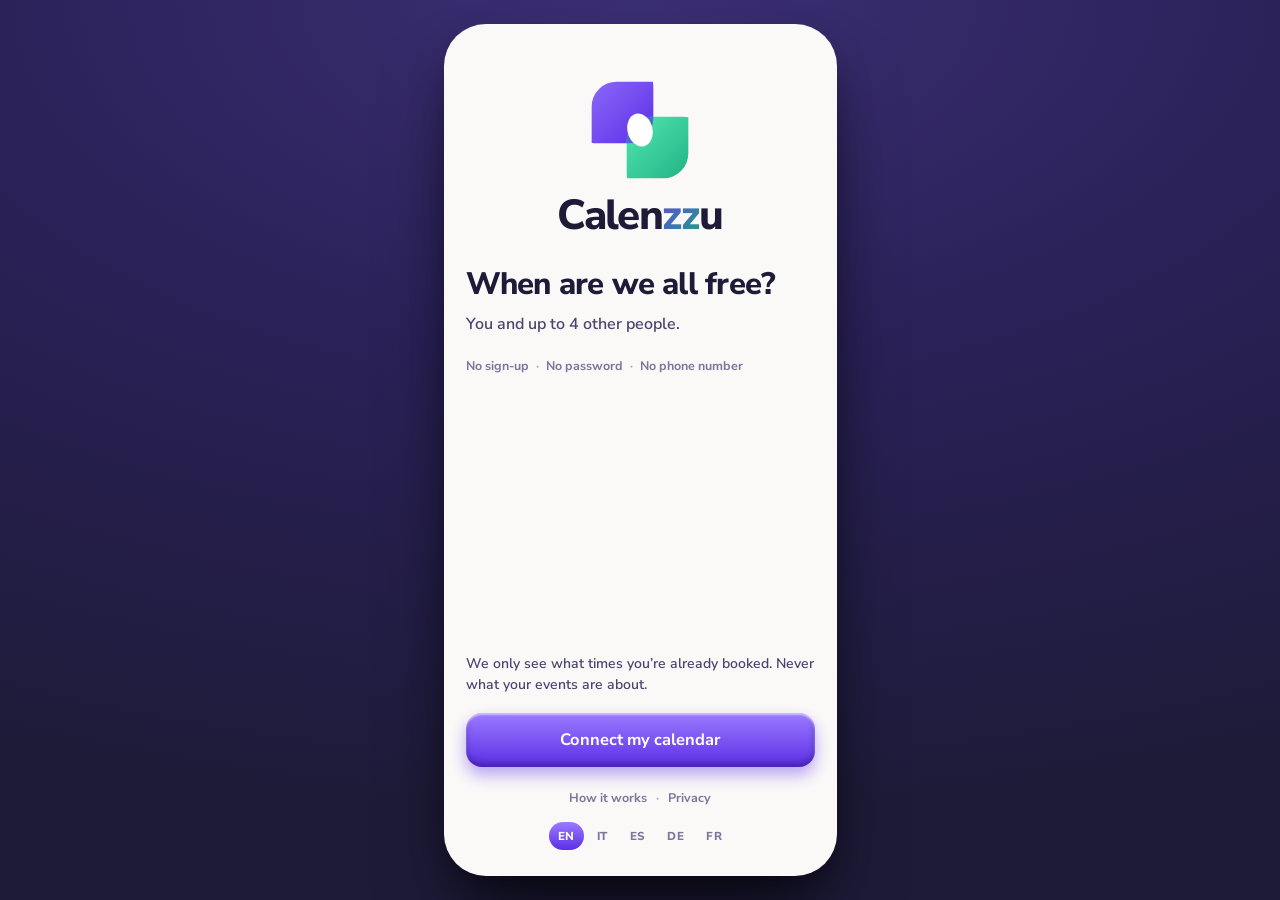
<file: g/index.html>
<!doctype html>
<html lang="en">
<head>
<meta charset="utf-8">
<meta name="viewport" content="width=device-width, initial-scale=1, viewport-fit=cover">
<meta name="theme-color" content="#5B2EE5">
<title>Calenzzu — When are we all free?</title>
<meta name="description" content="Connect the calendars of 2 to 5 people and see the time you all have free.">
<meta name="robots" content="noindex">
<meta property="og:type" content="website">
<meta property="og:site_name" content="Calenzzu">
<meta property="og:title" content="Calenzzu — When are we all free?">
<meta property="og:description" content="Connect the calendars of 2 to 5 people and see the time you all have free.">
<meta property="og:image" content="https://calenzzu.com/assets/og-calenzzu.png">
<meta property="og:image:width" content="1200">
<meta property="og:image:height" content="630">
<link rel="icon" type="image/png" sizes="32x32" href="/assets/favicon-32.png">
<link rel="apple-touch-icon" href="/assets/apple-touch-icon.png">
<link rel="manifest" href="/app/manifest.webmanifest">
<link rel="stylesheet" href="/fonts/calenzzu-fonts.css">
<link rel="stylesheet" href="/app/estilo.css?v=b1f9993ce9">
<link rel="stylesheet" href="/app/app.css?v=b1f9993ce9">
</head>
<body>
<div id="app" class="app"><noscript><div class="cz-nojs">Calenzzu needs JavaScript.</div></noscript></div>
<script src="/app/config.js?v=b1f9993ce9"></script>
<script src="/app/i18n.js?v=b1f9993ce9"></script>
<script src="/app/app.js?v=b1f9993ce9"></script>
</body>
</html>
</file>
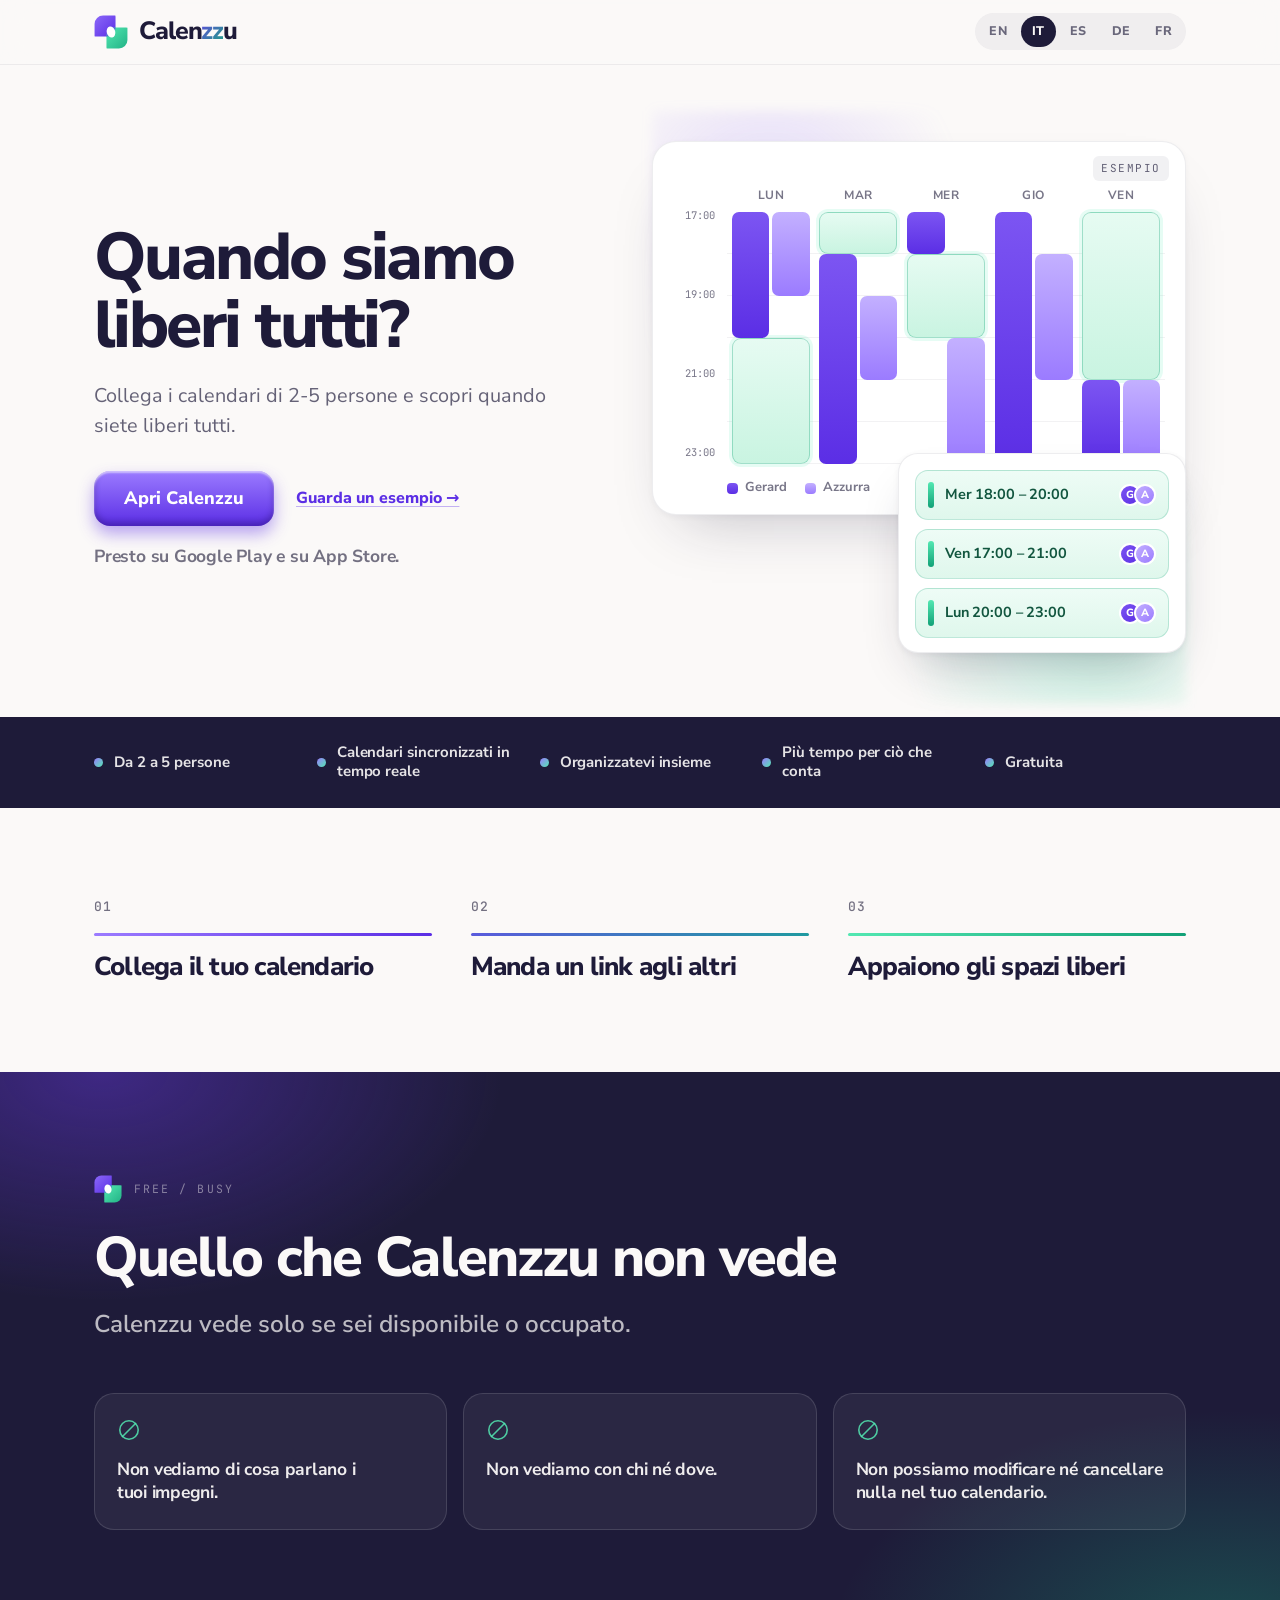
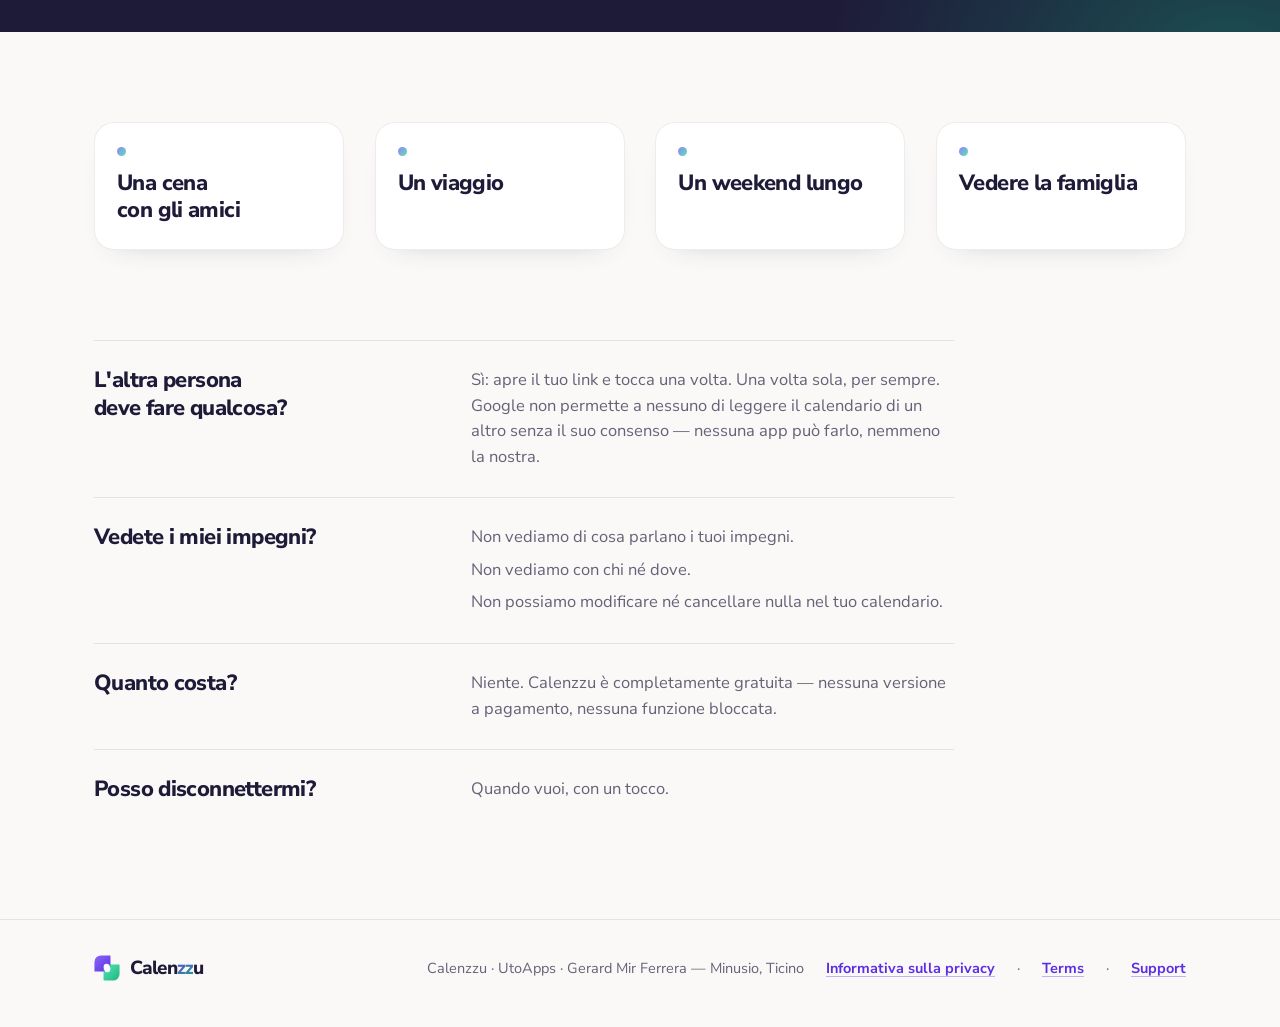
<file: it/index.html>
<!DOCTYPE html>
<html lang="it"><head><title>Calenzzu — Quando siamo liberi tutti?</title><meta name="description" content="Collega i calendari di 2-5 persone e scopri quando siete liberi tutti."><link rel="canonical" href="https://calenzzu.com/it/"><link rel="alternate" hreflang="en" href="https://calenzzu.com/"><link rel="alternate" hreflang="it" href="https://calenzzu.com/it/"><link rel="alternate" hreflang="es" href="https://calenzzu.com/es/"><link rel="alternate" hreflang="de" href="https://calenzzu.com/de/"><link rel="alternate" hreflang="fr" href="https://calenzzu.com/fr/"><link rel="alternate" hreflang="x-default" href="https://calenzzu.com/"><meta property="og:type" content="website"><meta property="og:title" content="Calenzzu — Quando siamo liberi tutti?"><meta property="og:description" content="Collega i calendari di 2-5 persone e scopri quando siete liberi tutti."><meta property="og:image:width" content="1200">
<meta property="og:image:height" content="630">
<meta property="og:url" content="https://calenzzu.com/it/"><meta property="og:image" content="https://calenzzu.com/assets/og-calenzzu.png"><meta name="twitter:card" content="summary_large_image"><style>
    .sc-placeholder{background:color-mix(in srgb,currentColor 8%,transparent);
      border:1px solid color-mix(in srgb,currentColor 50%,transparent);
      border-radius:2px;box-sizing:border-box;overflow:hidden}
    @keyframes sc-shine{0%{background-position:100% 50%}100%{background-position:0% 50%}}
    html.sc-dc-streaming .sc-placeholder,
    html.sc-dc-streaming .sc-interp.sc-missing{position:relative;
      background:color-mix(in srgb,currentColor 5%,transparent);
      border-color:transparent}
    html.sc-dc-streaming .sc-placeholder::before,
    html.sc-dc-streaming .sc-interp.sc-missing::before{content:'';
      position:absolute;inset:0;pointer-events:none;
      background:linear-gradient(90deg,rgba(217,119,87,0) 25%,rgba(247,225,211,.95) 37%,rgba(217,119,87,0) 63%);
      background-size:400% 100%;animation:sc-shine 1.4s ease infinite}
    html.sc-dc-streaming .sc-placeholder:nth-child(n+9 of .sc-placeholder)::before,
    html.sc-dc-streaming .sc-interp.sc-missing:nth-child(n+9 of .sc-interp.sc-missing)::before{animation:none;
      background:color-mix(in srgb,currentColor 8%,transparent)}
    .sc-placeholder-error{padding:4px 8px;font:11px/1.4 ui-monospace,monospace;
      color:color-mix(in srgb,currentColor 70%,transparent);word-break:break-word}
    .sc-interp.sc-missing{display:inline-block;width:2em;height:1em;overflow:hidden;
      vertical-align:text-bottom;background:rgba(255,255,255,.3);border:1px solid rgba(0,0,0,.5);
      border-radius:2px;box-sizing:border-box;color:transparent;
      user-select:none}
    .sc-interp.sc-unresolved{font-family:ui-monospace,monospace;font-size:.85em;
      color:color-mix(in srgb,currentColor 50%,transparent);
      background:color-mix(in srgb,currentColor 10%,transparent);border-radius:3px;
      padding:0 3px}
    .sc-host.sc-has-error{position:relative}
    .sc-logic-error{position:absolute;top:8px;left:8px;z-index:2147483647;max-width:60ch;
      padding:6px 10px;background:#b00020;color:#fff;font:12px/1.4 ui-monospace,monospace;
      border-radius:4px;white-space:pre-wrap;pointer-events:none}
    /* Mirrors PRINT_BASELINE_CSS in apps/web deck-stage-export.ts — keep both
       in sync until dc-runtime regains a build step. */
    @media print {
      @page { margin: 0.5cm; }
      figure, table { break-inside: avoid; }
      #dc-root, #dc-root > .sc-host { height: auto; }
      *, *::before, *::after {
        print-color-adjust: exact; -webkit-print-color-adjust: exact;
        backdrop-filter: none !important; -webkit-backdrop-filter: none !important;
        animation-delay: -99s !important; animation-duration: .001s !important;
        animation-iteration-count: 1 !important; animation-fill-mode: both !important;
        animation-play-state: running !important; transition-duration: 0s !important;
      }
    }
  </style>
<meta charset="utf-8">
<meta name="viewport" content="width=device-width, initial-scale=1">
<style>x-dc{display:none!important}</style>
<style>html,body{height:100%;margin:0}#dc-root,#dc-root>.sc-host{height:100%}</style><meta name="viewport" content="width=device-width, initial-scale=1" data-dc-tpl="1"><link rel="icon" type="image/png" sizes="32x32" href="/assets/favicon-32.png">
<link rel="apple-touch-icon" href="/assets/apple-touch-icon.png">
<link rel="icon" href="/assets/calenzzu-simbolo.svg" data-dc-tpl="2"><link rel="stylesheet" href="/fonts/calenzzu-fonts.css" data-dc-tpl="3"><style data-dc-tpl="4">
  html, body { margin: 0; padding: 0; background: #FBF9F8; }
  * { box-sizing: border-box; }
  a { color: #5B2EE5; text-decoration-color: rgba(91,46,229,.35); text-underline-offset: 3px; }
  a:hover { color: #17A97C; text-decoration-color: rgba(23,169,124,.5); }
  ::selection { background: #BFF3DF; color: #1E1B39; }
  input::placeholder { color: rgba(30,27,57,.38); }
</style></head>
<body>
<div id="dc-root"><div class="sc-host" data-sc-name="pagina"><div data-dc-tpl="5" style="background: rgb(251, 249, 248); color: rgb(30, 27, 57); font-family: &quot;Nunito Sans&quot;, system-ui, sans-serif; font-size: 17px; line-height: 1.5; -webkit-font-smoothing: antialiased;">

  <svg data-dc-tpl="6" width="0" height="0" aria-hidden="true" style="position: absolute;"><defs data-dc-tpl="7">
    <linearGradient data-dc-tpl="8" id="czv" x1="0" y1="0" x2="1" y2="1"><stop data-dc-tpl="9" offset="0" stop-color="#9B7BFF"></stop><stop data-dc-tpl="10" offset="1" stop-color="#5B2EE5"></stop></linearGradient>
    <linearGradient data-dc-tpl="11" id="czg" x1="1" y1="1" x2="0" y2="0"><stop data-dc-tpl="12" offset="0" stop-color="#12A177"></stop><stop data-dc-tpl="13" offset="1" stop-color="#53E8B2"></stop></linearGradient>
    <linearGradient data-dc-tpl="14" id="czc" x1="0" y1="0" x2="1" y2="1"><stop data-dc-tpl="15" offset="0" stop-color="#5A5BDD"></stop><stop data-dc-tpl="16" offset="1" stop-color="#1F9AA0"></stop></linearGradient>
    <clipPath data-dc-tpl="17" id="czframe"><rect data-dc-tpl="18" x="2" y="2" width="116" height="116" rx="30"></rect></clipPath>
    <clipPath data-dc-tpl="19" id="czcut"><rect data-dc-tpl="20" x="-22" y="-22" width="98" height="98" rx="30"></rect></clipPath>
    <symbol data-dc-tpl="21" id="czmark" viewBox="0 0 120 120">
      <g data-dc-tpl="22" clip-path="url(#czframe)">
        <rect data-dc-tpl="23" x="-22" y="-22" width="98" height="98" rx="30" fill="url(#czv)"></rect>
        <rect data-dc-tpl="24" x="44" y="44" width="98" height="98" rx="30" fill="url(#czg)"></rect>
        <g data-dc-tpl="25" clip-path="url(#czcut)"><rect data-dc-tpl="26" x="44" y="44" width="98" height="98" rx="30" fill="url(#czc)"></rect></g>
      </g>
      <ellipse data-dc-tpl="27" cx="60" cy="60" rx="15" ry="20" fill="#FFFFFF" transform="rotate(-14 60 60)"></ellipse>
    </symbol>
  </defs></svg>

  <header data-dc-tpl="28" style="position: sticky; top: 0px; z-index: 30; background: rgba(251, 249, 248, 0.82); backdrop-filter: blur(14px); border-bottom: 1px solid rgba(30, 27, 57, 0.07);">
    <div data-dc-tpl="29" style="max-width: 1140px; margin: 0px auto; padding: 13px 24px; display: flex; align-items: center; justify-content: space-between; gap: 20px; flex-wrap: wrap;">
      <div data-dc-tpl="30" style="display: flex; align-items: center; gap: 11px;">
        <svg data-dc-tpl="31" width="34" height="34" aria-hidden="true"><use data-dc-tpl="32" href="#czmark"></use></svg>
        <span data-dc-tpl="33" style="font-weight: 800; font-size: 25px; letter-spacing: -0.045em; color: rgb(30, 27, 57);">Calen<span data-dc-tpl="34" style="background: linear-gradient(135deg, rgb(107, 58, 234), rgb(23, 169, 124)) text; color: transparent;">zz</span>u</span>
      </div>
      <nav data-dc-tpl="35" aria-label="Language" style="display: flex; align-items: center; gap: 3px; padding: 3px; border-radius: 999px; background: rgba(30, 27, 57, 0.05);">
        
          <a href="/" hreflang="en" title="English" style="border: 0px; cursor: pointer; font-family: inherit; font-size: 12.5px; font-weight: 800; letter-spacing: 0.03em; padding: 6px 11px; border-radius: 999px; transition: background 0.15s, color 0.15s; background: transparent; color: rgba(30, 27, 57, 0.64);;text-decoration:none;display:inline-block">EN</a>
        
          <a href="/it/" hreflang="it" title="Italiano" style="border: 0px; cursor: pointer; font-family: inherit; font-size: 12.5px; font-weight: 800; letter-spacing: 0.03em; padding: 6px 11px; border-radius: 999px; transition: background 0.15s, color 0.15s; background: rgb(30, 27, 57); color: rgb(251, 249, 248);;text-decoration:none;display:inline-block">IT</a>
        
          <a href="/es/" hreflang="es" title="Español" style="border: 0px; cursor: pointer; font-family: inherit; font-size: 12.5px; font-weight: 800; letter-spacing: 0.03em; padding: 6px 11px; border-radius: 999px; transition: background 0.15s, color 0.15s; background: transparent; color: rgba(30, 27, 57, 0.64);;text-decoration:none;display:inline-block">ES</a>
        
          <a href="/de/" hreflang="de" title="Deutsch" style="border: 0px; cursor: pointer; font-family: inherit; font-size: 12.5px; font-weight: 800; letter-spacing: 0.03em; padding: 6px 11px; border-radius: 999px; transition: background 0.15s, color 0.15s; background: transparent; color: rgba(30, 27, 57, 0.64);;text-decoration:none;display:inline-block">DE</a>
        
          <a href="/fr/" hreflang="fr" title="Français" style="border: 0px; cursor: pointer; font-family: inherit; font-size: 12.5px; font-weight: 800; letter-spacing: 0.03em; padding: 6px 11px; border-radius: 999px; transition: background 0.15s, color 0.15s; background: transparent; color: rgba(30, 27, 57, 0.64);;text-decoration:none;display:inline-block">FR</a>
        
      </nav>
    </div>
  </header>

  <main data-dc-tpl="38">

    <section data-dc-tpl="39" style="max-width: 1140px; margin: 0px auto; padding: clamp(40px, 6vw, 86px) 24px clamp(36px, 5vw, 64px); display: flex; flex-wrap: wrap; gap: clamp(36px, 5vw, 64px); align-items: center;">
      <div data-dc-tpl="40" style="flex: 1 1 400px; min-width: min(100%, 340px);">
        <h1 data-dc-tpl="41" style="margin: 0px; font-size: clamp(40px, 5.4vw, 66px); line-height: 1.02; font-weight: 800; letter-spacing: -0.038em; text-wrap: balance;"><span class="sc-interp">Quando siamo liberi tutti?</span></h1>
        <p data-dc-tpl="42" style="margin: 22px 0px 0px; font-size: clamp(18px, 1.55vw, 21px); line-height: 1.5; color: rgba(30, 27, 57, 0.68); max-width: 31em; text-wrap: pretty;"><span class="sc-interp">Collega i calendari di 2-5 persone e scopri quando siete liberi tutti.</span></p>

        <div style="display:flex;flex-wrap:wrap;align-items:center;gap:14px 22px;margin:30px 0 0;"><a href="/app/?l=it" style="display:inline-flex;align-items:center;justify-content:center;padding:17px 30px;border-radius:16px;font-weight:800;font-size:18px;line-height:1.2;color:#fff;text-decoration:none;background:linear-gradient(180deg,#9B7BFF 0%,#5B2EE5 100%);box-shadow:0 8px 16px rgba(91,46,229,.42),inset 0 2px 2px rgba(255,255,255,.55),inset 0 -4px 6px rgba(45,20,120,.45);">Apri Calenzzu</a><a href="/g/?demo&amp;l=it" style="font-weight:800;font-size:16px;color:#5B2EE5;">Guarda un esempio →</a></div>
        <p data-dc-tpl="43" style="margin: 18px 0px 0px; max-width: 26em; font-size: 17.5px; font-weight: 700; line-height: 1.45; letter-spacing: -0.012em; color: rgba(30, 27, 57, 0.62); text-wrap: pretty;"><span class="sc-interp">Presto su Google Play e su App Store.</span></p>
      </div>

      <div data-dc-tpl="44" style="flex: 1 1 440px; min-width: min(100%, 320px); position: relative;">
        <div data-dc-tpl="45" style="position: absolute; inset: -6% 0px -10%; background: radial-gradient(52% 46% at 22% 16%, rgba(155, 123, 255, 0.24), transparent 70%), radial-gradient(50% 44% at 82% 88%, rgba(83, 232, 178, 0.26), transparent 70%); filter: blur(6px); pointer-events: none;"></div>

        
        <figure data-dc-tpl="47" style="position: relative; margin: 0px; background: rgb(255, 255, 255); border: 1px solid rgba(30, 27, 57, 0.08); border-radius: 24px; padding: 44px 20px 16px; box-shadow: rgba(30, 27, 57, 0.28) 0px 30px 60px -30px, rgba(30, 27, 57, 0.04) 0px 2px 6px;">
          <figcaption data-dc-tpl="48" style="position: absolute; top: 14px; right: 16px; font-family: &quot;JetBrains Mono&quot;, ui-monospace, monospace; font-size: 11px; letter-spacing: 0.14em; text-transform: uppercase; color: rgba(30, 27, 57, 0.68); background: rgba(30, 27, 57, 0.06); padding: 4px 8px; border-radius: 6px;"><span class="sc-interp">Esempio</span></figcaption>

          <div data-dc-tpl="49" style="display: flex; gap: 10px;">
            <div data-dc-tpl="50" style="width: 44px; flex: 0 0 44px;"></div>
            <div data-dc-tpl="51" style="flex: 1 1 0%; display: flex;">
              
                <div data-dc-tpl="53" style="flex: 1 1 0%; text-align: center; font-size: 12px; font-weight: 700; letter-spacing: 0.04em; text-transform: uppercase; color: rgba(30, 27, 57, 0.6);"><span class="sc-interp">Lun</span></div>
              
                <div data-dc-tpl="53" style="flex: 1 1 0%; text-align: center; font-size: 12px; font-weight: 700; letter-spacing: 0.04em; text-transform: uppercase; color: rgba(30, 27, 57, 0.6);"><span class="sc-interp">Mar</span></div>
              
                <div data-dc-tpl="53" style="flex: 1 1 0%; text-align: center; font-size: 12px; font-weight: 700; letter-spacing: 0.04em; text-transform: uppercase; color: rgba(30, 27, 57, 0.6);"><span class="sc-interp">Mer</span></div>
              
                <div data-dc-tpl="53" style="flex: 1 1 0%; text-align: center; font-size: 12px; font-weight: 700; letter-spacing: 0.04em; text-transform: uppercase; color: rgba(30, 27, 57, 0.6);"><span class="sc-interp">Gio</span></div>
              
                <div data-dc-tpl="53" style="flex: 1 1 0%; text-align: center; font-size: 12px; font-weight: 700; letter-spacing: 0.04em; text-transform: uppercase; color: rgba(30, 27, 57, 0.6);"><span class="sc-interp">Ven</span></div>
              
            </div>
          </div>

          <div data-dc-tpl="54" style="display: flex; gap: 10px; margin-top: 8px;">
            <div data-dc-tpl="55" style="width: 44px; flex: 0 0 44px; height: 252px; display: flex; flex-direction: column; justify-content: space-between; align-items: flex-end; font-family: &quot;JetBrains Mono&quot;, ui-monospace, monospace; font-size: 10.5px; color: rgba(30, 27, 57, 0.6); padding: 0px 2px 0px 0px;">
              
                <span data-dc-tpl="57" style="transform: translateY(-4px);"><span class="sc-interp">17:00</span></span>
              
                <span data-dc-tpl="57" style="transform: translateY(-4px);"><span class="sc-interp">19:00</span></span>
              
                <span data-dc-tpl="57" style="transform: translateY(-4px);"><span class="sc-interp">21:00</span></span>
              
                <span data-dc-tpl="57" style="transform: translateY(-4px);"><span class="sc-interp">23:00</span></span>
              
            </div>
            <div data-dc-tpl="58" style="flex: 1 1 0%; position: relative; height: 252px; border-radius: 12px; background: repeating-linear-gradient(transparent 0px, transparent calc(16.6667% - 1px), rgba(30, 27, 57, 0.06) calc(16.6667% - 1px), rgba(30, 27, 57, 0.06) 16.6667%);">
              
                <div data-dc-tpl="60" style="position: absolute; left: 1.1%; width: 17.8%; top: 50%; height: 50%; border-radius: 9px; background: linear-gradient(rgb(230, 251, 242), rgb(201, 244, 225)); border: 1px solid rgba(18, 161, 119, 0.32); box-shadow: rgba(83, 232, 178, 0.14) 0px 0px 0px 3px;"></div>
              
                <div data-dc-tpl="60" style="position: absolute; left: 21.1%; width: 17.8%; top: 0%; height: 16.6667%; border-radius: 9px; background: linear-gradient(rgb(230, 251, 242), rgb(201, 244, 225)); border: 1px solid rgba(18, 161, 119, 0.32); box-shadow: rgba(83, 232, 178, 0.14) 0px 0px 0px 3px;"></div>
              
                <div data-dc-tpl="60" style="position: absolute; left: 41.1%; width: 17.8%; top: 16.6667%; height: 33.3333%; border-radius: 9px; background: linear-gradient(rgb(230, 251, 242), rgb(201, 244, 225)); border: 1px solid rgba(18, 161, 119, 0.32); box-shadow: rgba(83, 232, 178, 0.14) 0px 0px 0px 3px;"></div>
              
                <div data-dc-tpl="60" style="position: absolute; left: 81.1%; width: 17.8%; top: 0%; height: 66.6667%; border-radius: 9px; background: linear-gradient(rgb(230, 251, 242), rgb(201, 244, 225)); border: 1px solid rgba(18, 161, 119, 0.32); box-shadow: rgba(83, 232, 178, 0.14) 0px 0px 0px 3px;"></div>
              
                <div data-dc-tpl="60" style="position: absolute; left: 1.1%; width: 8.6%; top: 0%; height: 50%; border-radius: 7px; background: linear-gradient(rgb(124, 85, 242), rgb(91, 46, 229));"></div>
              
                <div data-dc-tpl="60" style="position: absolute; left: 10.3%; width: 8.6%; top: 0%; height: 33.3333%; border-radius: 7px; background: linear-gradient(rgb(195, 176, 255), rgb(155, 123, 255));"></div>
              
                <div data-dc-tpl="60" style="position: absolute; left: 21.1%; width: 8.6%; top: 16.6667%; height: 83.3333%; border-radius: 7px; background: linear-gradient(rgb(124, 85, 242), rgb(91, 46, 229));"></div>
              
                <div data-dc-tpl="60" style="position: absolute; left: 30.3%; width: 8.6%; top: 33.3333%; height: 33.3333%; border-radius: 7px; background: linear-gradient(rgb(195, 176, 255), rgb(155, 123, 255));"></div>
              
                <div data-dc-tpl="60" style="position: absolute; left: 41.1%; width: 8.6%; top: 0%; height: 16.6667%; border-radius: 7px; background: linear-gradient(rgb(124, 85, 242), rgb(91, 46, 229));"></div>
              
                <div data-dc-tpl="60" style="position: absolute; left: 50.3%; width: 8.6%; top: 50%; height: 50%; border-radius: 7px; background: linear-gradient(rgb(195, 176, 255), rgb(155, 123, 255));"></div>
              
                <div data-dc-tpl="60" style="position: absolute; left: 61.1%; width: 8.6%; top: 0%; height: 100%; border-radius: 7px; background: linear-gradient(rgb(124, 85, 242), rgb(91, 46, 229));"></div>
              
                <div data-dc-tpl="60" style="position: absolute; left: 70.3%; width: 8.6%; top: 16.6667%; height: 50%; border-radius: 7px; background: linear-gradient(rgb(195, 176, 255), rgb(155, 123, 255));"></div>
              
                <div data-dc-tpl="60" style="position: absolute; left: 81.1%; width: 8.6%; top: 66.6667%; height: 33.3333%; border-radius: 7px; background: linear-gradient(rgb(124, 85, 242), rgb(91, 46, 229));"></div>
              
                <div data-dc-tpl="60" style="position: absolute; left: 90.3%; width: 8.6%; top: 66.6667%; height: 33.3333%; border-radius: 7px; background: linear-gradient(rgb(195, 176, 255), rgb(155, 123, 255));"></div>
              
            </div>
          </div>

          <div data-dc-tpl="61" style="display: flex; gap: 18px; margin-top: 14px; padding-left: 54px; flex-wrap: wrap;">
            <span data-dc-tpl="62" style="display: inline-flex; align-items: center; gap: 7px; font-size: 13px; font-weight: 700; color: rgba(30, 27, 57, 0.6);"><span data-dc-tpl="63" style="width: 11px; height: 11px; border-radius: 4px; background: linear-gradient(rgb(124, 85, 242), rgb(91, 46, 229));"></span>Gerard</span>
            <span data-dc-tpl="64" style="display: inline-flex; align-items: center; gap: 7px; font-size: 13px; font-weight: 700; color: rgba(30, 27, 57, 0.6);"><span data-dc-tpl="65" style="width: 11px; height: 11px; border-radius: 4px; background: linear-gradient(rgb(195, 176, 255), rgb(155, 123, 255));"></span>Azzurra</span>
          </div>
        </figure>
        

        
        <div data-dc-tpl="67" style="position: relative; margin: -62px 0px 0px auto; width: min(288px, 80%); background: rgb(255, 255, 255); border: 1px solid rgba(30, 27, 57, 0.08); border-radius: 20px; padding: 16px 16px 14px; box-shadow: rgba(30, 27, 57, 0.32) 0px 26px 50px -22px, rgba(30, 27, 57, 0.05) 0px 2px 6px; display: flex; flex-direction: column; gap: 9px;">
          
            <div data-dc-tpl="69" style="display: flex; align-items: center; gap: 11px; padding: 11px 12px; border-radius: 13px; background: linear-gradient(rgb(238, 252, 246), rgb(223, 247, 236)); border: 1px solid rgba(18, 161, 119, 0.22);">
              <span data-dc-tpl="70" style="width: 6px; height: 26px; border-radius: 3px; background: linear-gradient(rgb(83, 232, 178), rgb(18, 161, 119)); flex: 0 0 6px;"></span>
              <span data-dc-tpl="71" style="flex: 1 1 0%; font-size: 14.5px; font-weight: 700; letter-spacing: -0.01em; color: rgb(18, 86, 63);"><span class="sc-interp">Mer  18:00 – 20:00</span></span>
              <span data-dc-tpl="72" style="display: flex;">
                <span data-dc-tpl="73" style="width: 22px; height: 22px; border-radius: 50%; background: linear-gradient(135deg, rgb(124, 85, 242), rgb(91, 46, 229)); color: rgb(255, 255, 255); font-size: 10.5px; font-weight: 800; display: flex; align-items: center; justify-content: center; border: 2px solid rgb(255, 255, 255);">G</span>
                <span data-dc-tpl="74" style="width: 22px; height: 22px; border-radius: 50%; background: linear-gradient(135deg, rgb(195, 176, 255), rgb(155, 123, 255)); color: rgb(255, 255, 255); font-size: 10.5px; font-weight: 800; display: flex; align-items: center; justify-content: center; border: 2px solid rgb(255, 255, 255); margin-left: -7px;">A</span>
              </span>
            </div>
          
            <div data-dc-tpl="69" style="display: flex; align-items: center; gap: 11px; padding: 11px 12px; border-radius: 13px; background: linear-gradient(rgb(238, 252, 246), rgb(223, 247, 236)); border: 1px solid rgba(18, 161, 119, 0.22);">
              <span data-dc-tpl="70" style="width: 6px; height: 26px; border-radius: 3px; background: linear-gradient(rgb(83, 232, 178), rgb(18, 161, 119)); flex: 0 0 6px;"></span>
              <span data-dc-tpl="71" style="flex: 1 1 0%; font-size: 14.5px; font-weight: 700; letter-spacing: -0.01em; color: rgb(18, 86, 63);"><span class="sc-interp">Ven  17:00 – 21:00</span></span>
              <span data-dc-tpl="72" style="display: flex;">
                <span data-dc-tpl="73" style="width: 22px; height: 22px; border-radius: 50%; background: linear-gradient(135deg, rgb(124, 85, 242), rgb(91, 46, 229)); color: rgb(255, 255, 255); font-size: 10.5px; font-weight: 800; display: flex; align-items: center; justify-content: center; border: 2px solid rgb(255, 255, 255);">G</span>
                <span data-dc-tpl="74" style="width: 22px; height: 22px; border-radius: 50%; background: linear-gradient(135deg, rgb(195, 176, 255), rgb(155, 123, 255)); color: rgb(255, 255, 255); font-size: 10.5px; font-weight: 800; display: flex; align-items: center; justify-content: center; border: 2px solid rgb(255, 255, 255); margin-left: -7px;">A</span>
              </span>
            </div>
          
            <div data-dc-tpl="69" style="display: flex; align-items: center; gap: 11px; padding: 11px 12px; border-radius: 13px; background: linear-gradient(rgb(238, 252, 246), rgb(223, 247, 236)); border: 1px solid rgba(18, 161, 119, 0.22);">
              <span data-dc-tpl="70" style="width: 6px; height: 26px; border-radius: 3px; background: linear-gradient(rgb(83, 232, 178), rgb(18, 161, 119)); flex: 0 0 6px;"></span>
              <span data-dc-tpl="71" style="flex: 1 1 0%; font-size: 14.5px; font-weight: 700; letter-spacing: -0.01em; color: rgb(18, 86, 63);"><span class="sc-interp">Lun  20:00 – 23:00</span></span>
              <span data-dc-tpl="72" style="display: flex;">
                <span data-dc-tpl="73" style="width: 22px; height: 22px; border-radius: 50%; background: linear-gradient(135deg, rgb(124, 85, 242), rgb(91, 46, 229)); color: rgb(255, 255, 255); font-size: 10.5px; font-weight: 800; display: flex; align-items: center; justify-content: center; border: 2px solid rgb(255, 255, 255);">G</span>
                <span data-dc-tpl="74" style="width: 22px; height: 22px; border-radius: 50%; background: linear-gradient(135deg, rgb(195, 176, 255), rgb(155, 123, 255)); color: rgb(255, 255, 255); font-size: 10.5px; font-weight: 800; display: flex; align-items: center; justify-content: center; border: 2px solid rgb(255, 255, 255); margin-left: -7px;">A</span>
              </span>
            </div>
          
        </div>
        
      </div>
    </section>

    <section data-dc-tpl="75" style="background: rgb(30, 27, 57); color: rgb(251, 249, 248);">
      <div data-dc-tpl="76" style="max-width: 1140px; margin: 0px auto; padding: 26px 24px; display: grid; grid-template-columns: repeat(auto-fit, minmax(184px, 1fr)); gap: 14px 22px;">
        
          <div data-dc-tpl="78" style="display: flex; align-items: center; gap: 11px; font-size: 15px; font-weight: 700; letter-spacing: -0.005em; line-height: 1.3; color: rgba(251, 249, 248, 0.9);">
            <span data-dc-tpl="79" style="flex: 0 0 9px; width: 9px; height: 9px; border-radius: 50%; background: linear-gradient(135deg, rgb(155, 123, 255), rgb(83, 232, 178));"></span>
            <span data-dc-tpl="80"><span class="sc-interp">Da 2 a 5 persone</span></span>
          </div>
        
          <div data-dc-tpl="78" style="display: flex; align-items: center; gap: 11px; font-size: 15px; font-weight: 700; letter-spacing: -0.005em; line-height: 1.3; color: rgba(251, 249, 248, 0.9);">
            <span data-dc-tpl="79" style="flex: 0 0 9px; width: 9px; height: 9px; border-radius: 50%; background: linear-gradient(135deg, rgb(155, 123, 255), rgb(83, 232, 178));"></span>
            <span data-dc-tpl="80"><span class="sc-interp">Calendari sincronizzati in tempo reale</span></span>
          </div>
        
          <div data-dc-tpl="78" style="display: flex; align-items: center; gap: 11px; font-size: 15px; font-weight: 700; letter-spacing: -0.005em; line-height: 1.3; color: rgba(251, 249, 248, 0.9);">
            <span data-dc-tpl="79" style="flex: 0 0 9px; width: 9px; height: 9px; border-radius: 50%; background: linear-gradient(135deg, rgb(155, 123, 255), rgb(83, 232, 178));"></span>
            <span data-dc-tpl="80"><span class="sc-interp">Organizzatevi insieme</span></span>
          </div>
        
          <div data-dc-tpl="78" style="display: flex; align-items: center; gap: 11px; font-size: 15px; font-weight: 700; letter-spacing: -0.005em; line-height: 1.3; color: rgba(251, 249, 248, 0.9);">
            <span data-dc-tpl="79" style="flex: 0 0 9px; width: 9px; height: 9px; border-radius: 50%; background: linear-gradient(135deg, rgb(155, 123, 255), rgb(83, 232, 178));"></span>
            <span data-dc-tpl="80"><span class="sc-interp">Più tempo per ciò che conta</span></span>
          </div>
        
          <div data-dc-tpl="78" style="display: flex; align-items: center; gap: 11px; font-size: 15px; font-weight: 700; letter-spacing: -0.005em; line-height: 1.3; color: rgba(251, 249, 248, 0.9);">
            <span data-dc-tpl="79" style="flex: 0 0 9px; width: 9px; height: 9px; border-radius: 50%; background: linear-gradient(135deg, rgb(155, 123, 255), rgb(83, 232, 178));"></span>
            <span data-dc-tpl="80"><span class="sc-interp">Gratuita</span></span>
          </div>
        
      </div>
    </section>

    <section data-dc-tpl="81" style="max-width: 1140px; margin: 0px auto; padding: clamp(56px, 7vw, 96px) 24px;">
      <div data-dc-tpl="82" style="display: grid; grid-template-columns: repeat(auto-fit, minmax(258px, 1fr)); gap: clamp(24px, 3vw, 40px);">
        
          <div data-dc-tpl="84" style="display: flex; flex-direction: column; gap: 16px;">
            <span data-dc-tpl="85" style="font-family: &quot;JetBrains Mono&quot;, ui-monospace, monospace; font-size: 13px; font-weight: 500; letter-spacing: 0.1em; color: rgba(30, 27, 57, 0.62);"><span class="sc-interp">01</span></span>
            <span data-dc-tpl="86" style="width: 100%; height: 3px; border-radius: 2px; background: linear-gradient(90deg, rgb(155, 123, 255), rgb(91, 46, 229));"></span>
            <span data-dc-tpl="87" style="font-size: clamp(21px, 2.1vw, 26px); font-weight: 800; letter-spacing: -0.03em; line-height: 1.18; text-wrap: balance;"><span class="sc-interp">Collega il tuo calendario</span></span>
          </div>
        
          <div data-dc-tpl="84" style="display: flex; flex-direction: column; gap: 16px;">
            <span data-dc-tpl="85" style="font-family: &quot;JetBrains Mono&quot;, ui-monospace, monospace; font-size: 13px; font-weight: 500; letter-spacing: 0.1em; color: rgba(30, 27, 57, 0.62);"><span class="sc-interp">02</span></span>
            <span data-dc-tpl="86" style="width: 100%; height: 3px; border-radius: 2px; background: linear-gradient(90deg, rgb(90, 91, 221), rgb(31, 154, 160));"></span>
            <span data-dc-tpl="87" style="font-size: clamp(21px, 2.1vw, 26px); font-weight: 800; letter-spacing: -0.03em; line-height: 1.18; text-wrap: balance;"><span class="sc-interp">Manda un link agli altri</span></span>
          </div>
        
          <div data-dc-tpl="84" style="display: flex; flex-direction: column; gap: 16px;">
            <span data-dc-tpl="85" style="font-family: &quot;JetBrains Mono&quot;, ui-monospace, monospace; font-size: 13px; font-weight: 500; letter-spacing: 0.1em; color: rgba(30, 27, 57, 0.62);"><span class="sc-interp">03</span></span>
            <span data-dc-tpl="86" style="width: 100%; height: 3px; border-radius: 2px; background: linear-gradient(90deg, rgb(83, 232, 178), rgb(18, 161, 119));"></span>
            <span data-dc-tpl="87" style="font-size: clamp(21px, 2.1vw, 26px); font-weight: 800; letter-spacing: -0.03em; line-height: 1.18; text-wrap: balance;"><span class="sc-interp">Appaiono gli spazi liberi</span></span>
          </div>
        
      </div>
    </section>

    <section data-dc-tpl="88" style="position: relative; background: rgb(30, 27, 57); color: rgb(251, 249, 248); overflow: hidden;">
      <div data-dc-tpl="89" style="position: absolute; inset: 0px; background: radial-gradient(46% 60% at 8% 0%, rgba(107, 58, 234, 0.42), transparent 68%), radial-gradient(46% 64% at 96% 104%, rgba(23, 169, 124, 0.36), transparent 68%); pointer-events: none;"></div>
      <div data-dc-tpl="90" style="position: relative; max-width: 1140px; margin: 0px auto; padding: clamp(64px, 8vw, 112px) 24px;">
        <div data-dc-tpl="91" style="display: flex; align-items: center; gap: 12px; margin-bottom: 26px;">
          <svg data-dc-tpl="92" width="28" height="28" aria-hidden="true"><use data-dc-tpl="93" href="#czmark"></use></svg>
          <span data-dc-tpl="94" style="font-family: &quot;JetBrains Mono&quot;, ui-monospace, monospace; font-size: 11.5px; letter-spacing: 0.18em; text-transform: uppercase; color: rgba(251, 249, 248, 0.45);">free / busy</span>
        </div>
        <h2 data-dc-tpl="95" style="margin: 0px; font-size: clamp(34px, 4.6vw, 56px); line-height: 1.05; font-weight: 800; letter-spacing: -0.035em; max-width: 16em; text-wrap: balance;"><span class="sc-interp">Quello che Calenzzu non vede</span></h2>
        <p data-dc-tpl="96" style="margin: 20px 0px 0px; font-size: clamp(19px, 1.9vw, 25px); line-height: 1.4; font-weight: 600; color: rgba(251, 249, 248, 0.72); max-width: 24em; text-wrap: pretty;"><span class="sc-interp">Calenzzu vede solo se sei disponibile o occupato.</span></p>

        <div data-dc-tpl="97" style="margin-top: clamp(36px, 4vw, 54px); display: grid; grid-template-columns: repeat(auto-fit, minmax(252px, 1fr)); gap: 16px;">
          
            <div data-dc-tpl="99" style="background: rgba(255, 255, 255, 0.055); border: 1px solid rgba(255, 255, 255, 0.13); border-radius: 20px; padding: 24px 22px; display: flex; flex-direction: column; gap: 16px;">
              <svg data-dc-tpl="100" width="24" height="24" viewBox="0 0 24 24" fill="none" aria-hidden="true">
                <circle data-dc-tpl="101" cx="12" cy="12" r="9.2" stroke="#53E8B2" stroke-width="1.6" opacity=".85"></circle>
                <line data-dc-tpl="102" x1="5.5" y1="18.5" x2="18.5" y2="5.5" stroke="#53E8B2" stroke-width="1.6" stroke-linecap="round" opacity=".85"></line>
              </svg>
              <span data-dc-tpl="103" style="font-size: 17.5px; font-weight: 700; line-height: 1.35; letter-spacing: -0.015em; color: rgba(251, 249, 248, 0.94); text-wrap: pretty;"><span class="sc-interp">Non vediamo di cosa parlano i tuoi impegni.</span></span>
            </div>
          
            <div data-dc-tpl="99" style="background: rgba(255, 255, 255, 0.055); border: 1px solid rgba(255, 255, 255, 0.13); border-radius: 20px; padding: 24px 22px; display: flex; flex-direction: column; gap: 16px;">
              <svg data-dc-tpl="100" width="24" height="24" viewBox="0 0 24 24" fill="none" aria-hidden="true">
                <circle data-dc-tpl="101" cx="12" cy="12" r="9.2" stroke="#53E8B2" stroke-width="1.6" opacity=".85"></circle>
                <line data-dc-tpl="102" x1="5.5" y1="18.5" x2="18.5" y2="5.5" stroke="#53E8B2" stroke-width="1.6" stroke-linecap="round" opacity=".85"></line>
              </svg>
              <span data-dc-tpl="103" style="font-size: 17.5px; font-weight: 700; line-height: 1.35; letter-spacing: -0.015em; color: rgba(251, 249, 248, 0.94); text-wrap: pretty;"><span class="sc-interp">Non vediamo con chi né dove.</span></span>
            </div>
          
            <div data-dc-tpl="99" style="background: rgba(255, 255, 255, 0.055); border: 1px solid rgba(255, 255, 255, 0.13); border-radius: 20px; padding: 24px 22px; display: flex; flex-direction: column; gap: 16px;">
              <svg data-dc-tpl="100" width="24" height="24" viewBox="0 0 24 24" fill="none" aria-hidden="true">
                <circle data-dc-tpl="101" cx="12" cy="12" r="9.2" stroke="#53E8B2" stroke-width="1.6" opacity=".85"></circle>
                <line data-dc-tpl="102" x1="5.5" y1="18.5" x2="18.5" y2="5.5" stroke="#53E8B2" stroke-width="1.6" stroke-linecap="round" opacity=".85"></line>
              </svg>
              <span data-dc-tpl="103" style="font-size: 17.5px; font-weight: 700; line-height: 1.35; letter-spacing: -0.015em; color: rgba(251, 249, 248, 0.94); text-wrap: pretty;"><span class="sc-interp">Non possiamo modificare né cancellare nulla nel tuo calendario.</span></span>
            </div>
          
        </div>
      </div>
    </section>

    <section data-dc-tpl="104" style="max-width: 1140px; margin: 0px auto; padding: clamp(56px, 7vw, 96px) 24px 0px;">
      <div data-dc-tpl="105" style="display: grid; grid-template-columns: repeat(auto-fit, minmax(230px, 1fr)); gap: clamp(20px, 2.4vw, 32px);">
        
          <div data-dc-tpl="107" style="display: flex; flex-direction: column; gap: 14px; padding: 24px 22px 26px; border-radius: 20px; background: rgb(255, 255, 255); border: 1px solid rgba(30, 27, 57, 0.08); box-shadow: rgba(30, 27, 57, 0.3) 0px 12px 30px -22px;">
            <span data-dc-tpl="108" style="width: 9px; height: 9px; border-radius: 50%; background: linear-gradient(135deg, rgb(155, 123, 255), rgb(83, 232, 178));"></span>
            <span data-dc-tpl="109" style="font-size: clamp(19px, 1.8vw, 22px); font-weight: 800; letter-spacing: -0.028em; line-height: 1.22; text-wrap: balance;"><span class="sc-interp">Una cena con gli amici</span></span>
          </div>
        
          <div data-dc-tpl="107" style="display: flex; flex-direction: column; gap: 14px; padding: 24px 22px 26px; border-radius: 20px; background: rgb(255, 255, 255); border: 1px solid rgba(30, 27, 57, 0.08); box-shadow: rgba(30, 27, 57, 0.3) 0px 12px 30px -22px;">
            <span data-dc-tpl="108" style="width: 9px; height: 9px; border-radius: 50%; background: linear-gradient(135deg, rgb(155, 123, 255), rgb(83, 232, 178));"></span>
            <span data-dc-tpl="109" style="font-size: clamp(19px, 1.8vw, 22px); font-weight: 800; letter-spacing: -0.028em; line-height: 1.22; text-wrap: balance;"><span class="sc-interp">Un viaggio</span></span>
          </div>
        
          <div data-dc-tpl="107" style="display: flex; flex-direction: column; gap: 14px; padding: 24px 22px 26px; border-radius: 20px; background: rgb(255, 255, 255); border: 1px solid rgba(30, 27, 57, 0.08); box-shadow: rgba(30, 27, 57, 0.3) 0px 12px 30px -22px;">
            <span data-dc-tpl="108" style="width: 9px; height: 9px; border-radius: 50%; background: linear-gradient(135deg, rgb(155, 123, 255), rgb(83, 232, 178));"></span>
            <span data-dc-tpl="109" style="font-size: clamp(19px, 1.8vw, 22px); font-weight: 800; letter-spacing: -0.028em; line-height: 1.22; text-wrap: balance;"><span class="sc-interp">Un weekend lungo</span></span>
          </div>
        
          <div data-dc-tpl="107" style="display: flex; flex-direction: column; gap: 14px; padding: 24px 22px 26px; border-radius: 20px; background: rgb(255, 255, 255); border: 1px solid rgba(30, 27, 57, 0.08); box-shadow: rgba(30, 27, 57, 0.3) 0px 12px 30px -22px;">
            <span data-dc-tpl="108" style="width: 9px; height: 9px; border-radius: 50%; background: linear-gradient(135deg, rgb(155, 123, 255), rgb(83, 232, 178));"></span>
            <span data-dc-tpl="109" style="font-size: clamp(19px, 1.8vw, 22px); font-weight: 800; letter-spacing: -0.028em; line-height: 1.22; text-wrap: balance;"><span class="sc-interp">Vedere la famiglia</span></span>
          </div>
        
      </div>
    </section>

    <section data-dc-tpl="110" style="max-width: 1140px; margin: 0px auto; padding: clamp(56px, 7vw, 96px) 24px;">
      <div data-dc-tpl="111" style="max-width: 860px; display: flex; flex-direction: column; gap: 2px;">
        
          <div data-dc-tpl="113" style="display: flex; flex-wrap: wrap; gap: 8px 40px; padding: 26px 0px; border-top: 1px solid rgba(30, 27, 57, 0.11);">
            <h3 data-dc-tpl="114" style="margin: 0px; flex: 1 1 260px; font-size: clamp(19px, 1.8vw, 22px); font-weight: 800; letter-spacing: -0.028em; line-height: 1.25; text-wrap: balance;"><span class="sc-interp">L'altra persona deve fare qualcosa?</span></h3>
            <div data-dc-tpl="115" style="flex: 2 1 330px; display: flex; flex-direction: column; gap: 7px;">
              
                <p data-dc-tpl="117" style="margin: 0px; font-size: 16.5px; line-height: 1.55; color: rgba(30, 27, 57, 0.68); text-wrap: pretty;"><span class="sc-interp">Sì: apre il tuo link e tocca una volta. Una volta sola, per sempre. Google non permette a nessuno di leggere il calendario di un altro senza il suo consenso — nessuna app può farlo, nemmeno la nostra.</span></p>
              
            </div>
          </div>
        
          <div data-dc-tpl="113" style="display: flex; flex-wrap: wrap; gap: 8px 40px; padding: 26px 0px; border-top: 1px solid rgba(30, 27, 57, 0.11);">
            <h3 data-dc-tpl="114" style="margin: 0px; flex: 1 1 260px; font-size: clamp(19px, 1.8vw, 22px); font-weight: 800; letter-spacing: -0.028em; line-height: 1.25; text-wrap: balance;"><span class="sc-interp">Vedete i miei impegni?</span></h3>
            <div data-dc-tpl="115" style="flex: 2 1 330px; display: flex; flex-direction: column; gap: 7px;">
              
                <p data-dc-tpl="117" style="margin: 0px; font-size: 16.5px; line-height: 1.55; color: rgba(30, 27, 57, 0.68); text-wrap: pretty;"><span class="sc-interp">Non vediamo di cosa parlano i tuoi impegni.</span></p>
              
                <p data-dc-tpl="117" style="margin: 0px; font-size: 16.5px; line-height: 1.55; color: rgba(30, 27, 57, 0.68); text-wrap: pretty;"><span class="sc-interp">Non vediamo con chi né dove.</span></p>
              
                <p data-dc-tpl="117" style="margin: 0px; font-size: 16.5px; line-height: 1.55; color: rgba(30, 27, 57, 0.68); text-wrap: pretty;"><span class="sc-interp">Non possiamo modificare né cancellare nulla nel tuo calendario.</span></p>
              
            </div>
          </div>
        
          <div data-dc-tpl="113" style="display: flex; flex-wrap: wrap; gap: 8px 40px; padding: 26px 0px; border-top: 1px solid rgba(30, 27, 57, 0.11);">
            <h3 data-dc-tpl="114" style="margin: 0px; flex: 1 1 260px; font-size: clamp(19px, 1.8vw, 22px); font-weight: 800; letter-spacing: -0.028em; line-height: 1.25; text-wrap: balance;"><span class="sc-interp">Quanto costa?</span></h3>
            <div data-dc-tpl="115" style="flex: 2 1 330px; display: flex; flex-direction: column; gap: 7px;">
              
                <p data-dc-tpl="117" style="margin: 0px; font-size: 16.5px; line-height: 1.55; color: rgba(30, 27, 57, 0.68); text-wrap: pretty;"><span class="sc-interp">Niente. Calenzzu è completamente gratuita — nessuna versione a pagamento, nessuna funzione bloccata.</span></p>
              
            </div>
          </div>
        
          <div data-dc-tpl="113" style="display: flex; flex-wrap: wrap; gap: 8px 40px; padding: 26px 0px; border-top: 1px solid rgba(30, 27, 57, 0.11);">
            <h3 data-dc-tpl="114" style="margin: 0px; flex: 1 1 260px; font-size: clamp(19px, 1.8vw, 22px); font-weight: 800; letter-spacing: -0.028em; line-height: 1.25; text-wrap: balance;"><span class="sc-interp">Posso disconnettermi?</span></h3>
            <div data-dc-tpl="115" style="flex: 2 1 330px; display: flex; flex-direction: column; gap: 7px;">
              
                <p data-dc-tpl="117" style="margin: 0px; font-size: 16.5px; line-height: 1.55; color: rgba(30, 27, 57, 0.68); text-wrap: pretty;"><span class="sc-interp">Quando vuoi, con un tocco.</span></p>
              
            </div>
          </div>
        
      </div>
    </section>

    

  </main>

  <footer data-dc-tpl="118" style="border-top: 1px solid rgba(30, 27, 57, 0.1);">
    <div data-dc-tpl="119" style="max-width: 1140px; margin: 0px auto; padding: 34px 24px 44px; display: flex; flex-wrap: wrap; gap: 20px 40px; align-items: center; justify-content: space-between;">
      <div data-dc-tpl="120" style="display: flex; align-items: center; gap: 10px;">
        <svg data-dc-tpl="121" width="26" height="26" aria-hidden="true"><use data-dc-tpl="122" href="#czmark"></use></svg>
        <span data-dc-tpl="123" style="font-weight: 800; font-size: 19px; letter-spacing: -0.045em; color: rgb(30, 27, 57);">Calen<span data-dc-tpl="124" style="background: linear-gradient(135deg, rgb(107, 58, 234), rgb(23, 169, 124)) text; color: transparent;">zz</span>u</span>
      </div>
      <div data-dc-tpl="125" style="display: flex; flex-wrap: wrap; gap: 8px 22px; align-items: center; font-size: 14.5px; color: rgba(30, 27, 57, 0.68);">
        <span data-dc-tpl="126">Calenzzu · UtoApps · Gerard Mir Ferrera — Minusio, Ticino</span>
        <a data-dc-tpl="127" href="/it/privacy/" style="font-weight: 700;"><span class="sc-interp">Informativa sulla privacy</span></a> · <a href="/it/terms/" style="font-weight: 700;">Terms</a> · <a href="/it/support/" style="font-weight: 700;">Support</a>
      </div>
    </div>
  </footer></div></div></div>



</body></html>
</file>
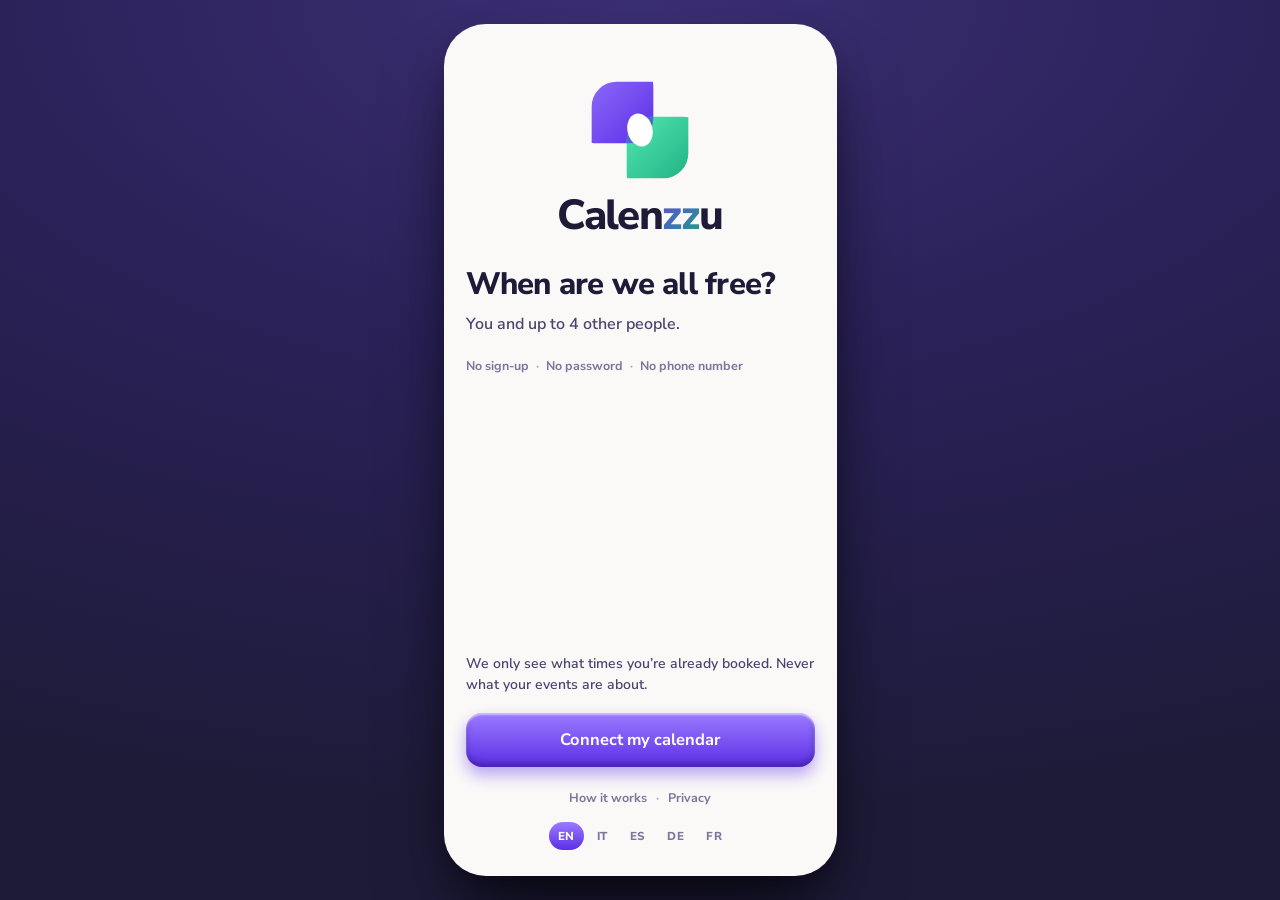
<file: oauth/index.html>
<!doctype html>
<html lang="en">
<head>
<meta charset="utf-8">
<meta name="viewport" content="width=device-width, initial-scale=1, viewport-fit=cover">
<meta name="theme-color" content="#5B2EE5">
<title>Calenzzu</title>
<meta name="description" content="Connect the calendars of 2 to 5 people and see the time you all have free.">
<meta name="robots" content="noindex">
<meta property="og:type" content="website">
<meta property="og:site_name" content="Calenzzu">
<meta property="og:title" content="Calenzzu">
<meta property="og:description" content="Connect the calendars of 2 to 5 people and see the time you all have free.">
<meta property="og:image" content="https://calenzzu.com/assets/og-calenzzu.png">
<meta property="og:image:width" content="1200">
<meta property="og:image:height" content="630">
<link rel="icon" type="image/png" sizes="32x32" href="/assets/favicon-32.png">
<link rel="apple-touch-icon" href="/assets/apple-touch-icon.png">
<link rel="manifest" href="/app/manifest.webmanifest">
<link rel="stylesheet" href="/fonts/calenzzu-fonts.css">
<link rel="stylesheet" href="/app/estilo.css?v=b1f9993ce9">
<link rel="stylesheet" href="/app/app.css?v=b1f9993ce9">
</head>
<body>
<div id="app" class="app"><noscript><div class="cz-nojs">Calenzzu needs JavaScript.</div></noscript></div>
<script src="/app/config.js?v=b1f9993ce9"></script>
<script src="/app/i18n.js?v=b1f9993ce9"></script>
<script src="/app/app.js?v=b1f9993ce9"></script>
</body>
</html>
</file>
<file: fonts/calenzzu-fonts.css>
/* latin-ext */
@font-face {
  font-family: 'JetBrains Mono';
  font-style: normal;
  font-weight: 400;
  font-display: swap;
  src: url(tDbv2o-flEEny0FZhsfKu5WU4zr3E_BX0PnT8RD8yKwBNntkaToggR7BYRbKPx7cwhsk.woff2) format('woff2');
  unicode-range: U+0100-02BA, U+02BD-02C5, U+02C7-02CC, U+02CE-02D7, U+02DD-02FF, U+0304, U+0308, U+0329, U+1D00-1DBF, U+1E00-1E9F, U+1EF2-1EFF, U+2020, U+20A0-20AB, U+20AD-20C0, U+2113, U+2C60-2C7F, U+A720-A7FF;
}
/* latin */
@font-face {
  font-family: 'JetBrains Mono';
  font-style: normal;
  font-weight: 400;
  font-display: swap;
  src: url(tDbv2o-flEEny0FZhsfKu5WU4zr3E_BX0PnT8RD8yKwBNntkaToggR7BYRbKPxDcwg.woff2) format('woff2');
  unicode-range: U+0000-00FF, U+0131, U+0152-0153, U+02BB-02BC, U+02C6, U+02DA, U+02DC, U+0304, U+0308, U+0329, U+2000-206F, U+20AC, U+2122, U+2191, U+2193, U+2212, U+2215, U+FEFF, U+FFFD;
}
/* latin-ext */
@font-face {
  font-family: 'JetBrains Mono';
  font-style: normal;
  font-weight: 500;
  font-display: swap;
  src: url(tDbv2o-flEEny0FZhsfKu5WU4zr3E_BX0PnT8RD8yKwBNntkaToggR7BYRbKPx7cwhsk.woff2) format('woff2');
  unicode-range: U+0100-02BA, U+02BD-02C5, U+02C7-02CC, U+02CE-02D7, U+02DD-02FF, U+0304, U+0308, U+0329, U+1D00-1DBF, U+1E00-1E9F, U+1EF2-1EFF, U+2020, U+20A0-20AB, U+20AD-20C0, U+2113, U+2C60-2C7F, U+A720-A7FF;
}
/* latin */
@font-face {
  font-family: 'JetBrains Mono';
  font-style: normal;
  font-weight: 500;
  font-display: swap;
  src: url(tDbv2o-flEEny0FZhsfKu5WU4zr3E_BX0PnT8RD8yKwBNntkaToggR7BYRbKPxDcwg.woff2) format('woff2');
  unicode-range: U+0000-00FF, U+0131, U+0152-0153, U+02BB-02BC, U+02C6, U+02DA, U+02DC, U+0304, U+0308, U+0329, U+2000-206F, U+20AC, U+2122, U+2191, U+2193, U+2212, U+2215, U+FEFF, U+FFFD;
}
/* latin-ext */
@font-face {
  font-family: 'Nunito Sans';
  font-style: normal;
  font-weight: 400;
  font-stretch: 100%;
  font-display: swap;
  src: url(pe0AMImSLYBIv1o4X1M8ce2xCx3yop4tQpF_MeTm0lfUVwoNnq4CLz0_kJPxzGOF.woff2) format('woff2');
  unicode-range: U+0100-02BA, U+02BD-02C5, U+02C7-02CC, U+02CE-02D7, U+02DD-02FF, U+0304, U+0308, U+0329, U+1D00-1DBF, U+1E00-1E9F, U+1EF2-1EFF, U+2020, U+20A0-20AB, U+20AD-20C0, U+2113, U+2C60-2C7F, U+A720-A7FF;
}
/* latin */
@font-face {
  font-family: 'Nunito Sans';
  font-style: normal;
  font-weight: 400;
  font-stretch: 100%;
  font-display: swap;
  src: url(pe0AMImSLYBIv1o4X1M8ce2xCx3yop4tQpF_MeTm0lfUVwoNnq4CLz0_kJ3xzA.woff2) format('woff2');
  unicode-range: U+0000-00FF, U+0131, U+0152-0153, U+02BB-02BC, U+02C6, U+02DA, U+02DC, U+0304, U+0308, U+0329, U+2000-206F, U+20AC, U+2122, U+2191, U+2193, U+2212, U+2215, U+FEFF, U+FFFD;
}
/* latin-ext */
@font-face {
  font-family: 'Nunito Sans';
  font-style: normal;
  font-weight: 600;
  font-stretch: 100%;
  font-display: swap;
  src: url(pe0AMImSLYBIv1o4X1M8ce2xCx3yop4tQpF_MeTm0lfUVwoNnq4CLz0_kJPxzGOF.woff2) format('woff2');
  unicode-range: U+0100-02BA, U+02BD-02C5, U+02C7-02CC, U+02CE-02D7, U+02DD-02FF, U+0304, U+0308, U+0329, U+1D00-1DBF, U+1E00-1E9F, U+1EF2-1EFF, U+2020, U+20A0-20AB, U+20AD-20C0, U+2113, U+2C60-2C7F, U+A720-A7FF;
}
/* latin */
@font-face {
  font-family: 'Nunito Sans';
  font-style: normal;
  font-weight: 600;
  font-stretch: 100%;
  font-display: swap;
  src: url(pe0AMImSLYBIv1o4X1M8ce2xCx3yop4tQpF_MeTm0lfUVwoNnq4CLz0_kJ3xzA.woff2) format('woff2');
  unicode-range: U+0000-00FF, U+0131, U+0152-0153, U+02BB-02BC, U+02C6, U+02DA, U+02DC, U+0304, U+0308, U+0329, U+2000-206F, U+20AC, U+2122, U+2191, U+2193, U+2212, U+2215, U+FEFF, U+FFFD;
}
/* latin-ext */
@font-face {
  font-family: 'Nunito Sans';
  font-style: normal;
  font-weight: 700;
  font-stretch: 100%;
  font-display: swap;
  src: url(pe0AMImSLYBIv1o4X1M8ce2xCx3yop4tQpF_MeTm0lfUVwoNnq4CLz0_kJPxzGOF.woff2) format('woff2');
  unicode-range: U+0100-02BA, U+02BD-02C5, U+02C7-02CC, U+02CE-02D7, U+02DD-02FF, U+0304, U+0308, U+0329, U+1D00-1DBF, U+1E00-1E9F, U+1EF2-1EFF, U+2020, U+20A0-20AB, U+20AD-20C0, U+2113, U+2C60-2C7F, U+A720-A7FF;
}
/* latin */
@font-face {
  font-family: 'Nunito Sans';
  font-style: normal;
  font-weight: 700;
  font-stretch: 100%;
  font-display: swap;
  src: url(pe0AMImSLYBIv1o4X1M8ce2xCx3yop4tQpF_MeTm0lfUVwoNnq4CLz0_kJ3xzA.woff2) format('woff2');
  unicode-range: U+0000-00FF, U+0131, U+0152-0153, U+02BB-02BC, U+02C6, U+02DA, U+02DC, U+0304, U+0308, U+0329, U+2000-206F, U+20AC, U+2122, U+2191, U+2193, U+2212, U+2215, U+FEFF, U+FFFD;
}
/* latin-ext */
@font-face {
  font-family: 'Nunito Sans';
  font-style: normal;
  font-weight: 800;
  font-stretch: 100%;
  font-display: swap;
  src: url(pe0AMImSLYBIv1o4X1M8ce2xCx3yop4tQpF_MeTm0lfUVwoNnq4CLz0_kJPxzGOF.woff2) format('woff2');
  unicode-range: U+0100-02BA, U+02BD-02C5, U+02C7-02CC, U+02CE-02D7, U+02DD-02FF, U+0304, U+0308, U+0329, U+1D00-1DBF, U+1E00-1E9F, U+1EF2-1EFF, U+2020, U+20A0-20AB, U+20AD-20C0, U+2113, U+2C60-2C7F, U+A720-A7FF;
}
/* latin */
@font-face {
  font-family: 'Nunito Sans';
  font-style: normal;
  font-weight: 800;
  font-stretch: 100%;
  font-display: swap;
  src: url(pe0AMImSLYBIv1o4X1M8ce2xCx3yop4tQpF_MeTm0lfUVwoNnq4CLz0_kJ3xzA.woff2) format('woff2');
  unicode-range: U+0000-00FF, U+0131, U+0152-0153, U+02BB-02BC, U+02C6, U+02DA, U+02DC, U+0304, U+0308, U+0329, U+2000-206F, U+20AC, U+2122, U+2191, U+2193, U+2212, U+2215, U+FEFF, U+FFFD;
}
</file>
<file: app/estilo.css>
/* =============================================================================
   CALENZZU — SISTEMA VISUAL DE LA APP
   Hermana de Chronic Friends: MISMAS FORMAS, OTRA PALETA.
   Escrito el 5 sep 2026 · Gerhard: «tiene que ser apps hermanas y muy parecidas.
   Mismo diseño y estilo de botones pero para Calenzzu con los colores y logo de
   Calenzzu. El botón de Home tiene que ser el logo de Calenzzu.»

   🔴 ESTO NO ES UNA PROPUESTA: es el sistema REAL de Chronic Friends, copiado de
   ~/Desktop/Chronic Friends/design/styles.css (el fichero que Claude Design ya
   conoce), con la paleta de Calenzzu puesta encima. Los números de las sombras,
   los radios, las alturas y las curvas de transición son LOS MISMOS. Lo único
   que cambia son los colores y la tipografía de marca.

   👉 Claude Design: usa estas clases tal cual. No inventes otro sistema de
   botones, no cambies los radios ni las sombras. Si necesitas un componente que
   no está aquí, constrúyelo con estos mismos ingredientes.
   ============================================================================= */


/* =============================================================================
   1. TOKENS — la paleta de Calenzzu
   Los colores salen de brand/ (los 4 SVG) y del documento de la landing.
   ============================================================================= */
:root{
  /* --- Violeta: la primera agenda. Es el color DOMINANTE de la app --- */
  --violet-100:#EDE7FF;
  --violet-200:#D6C8FF;
  --violet-300:#B79EFF;
  --violet-400:#9B7BFF;   /* claro de marca */
  --violet-500:#7B5CF0;
  --violet-600:#5B2EE5;   /* oscuro de marca */
  --violet-700:#4A25BC;
  --violet-800:#372091;
  --violet-900:#2A2158;

  /* --- Verde: la segunda agenda. Es el color de LO QUE SALE BIEN --- */
  --green-100:#DCFBF0;
  --green-200:#A7F3D8;
  --green-300:#53E8B2;    /* claro de marca */
  --green-400:#2ACF97;
  --green-500:#12A177;    /* oscuro de marca */
  --green-600:#0D8562;

  /* --- El cruce: donde las dos agendas se pisan. Es EL HUECO LIBRE --- */
  --cross-top:#5A5BDD;
  --cross-bot:#1F9AA0;

  /* --- Fondos --- */
  --canvas:#2A2158;       /* violeta profundo, detrás del móvil */
  --canvas-2:#1E1B39;     /* la tinta de marca */
  --paper:#FBF9F8;        /* el papel de la landing: el fondo de las pantallas */
  --card:#FFFFFF;
  --card-soft:#F4F0FF;    /* tarjeta con tinte violeta muy suave */

  /* --- Texto --- */
  --ink:#1E1B39;          /* 🔴 NUNCA negro puro */
  --ink-soft:#4A4470;
  --muted:#7C769B;
  --muted-2:#A7A2C0;
  --on-violet:#FFFFFF;

  /* --- Cabecera --- */
  --hdr-top:#7B5CF0;
  --hdr-bot:#5B2EE5;

  /* --- Forma y elevación — IDÉNTICOS a Chronic Friends --- */
  --radius-card:26px;
  --radius-btn:16px;
  --radius-pill:30px;
}


/* =============================================================================
   2. BASE
   ============================================================================= */
*{box-sizing:border-box;-webkit-tap-highlight-color:transparent;}
html,body{margin:0;height:100%;}

body{
  /* 🔤 TIPOGRAFÍA: aquí Calenzzu SÍ se separa de Chronic Friends (que usa Poppins).
     Nunito Sans es la fuente de la marca Calenzzu, ya está en la landing y en la
     web publicada. Las dos apps son hermanas por las FORMAS, no por la letra. */
  font-family:'Nunito Sans',system-ui,-apple-system,'Segoe UI',sans-serif;
  background:
    radial-gradient(120% 90% at 50% 0%, #3B2F73 0%, var(--canvas) 45%, var(--canvas-2) 100%);
  display:flex;align-items:center;justify-content:center;
  min-height:100%;overflow:hidden;
  color:var(--ink);
}

/* Los títulos de marca van en 800, como el logotipo */
h1,h2,.ttl,.hero-num{font-weight:800;letter-spacing:-0.01em;}


/* =============================================================================
   3. MARCO DEL MÓVIL — copiado de Chronic Friends sin tocar una cifra
   ============================================================================= */
.stage{display:flex;align-items:center;justify-content:center;width:100%;height:100%;}
.phone{
  position:relative;width:393px;height:852px;border-radius:54px;
  background:#161232;              /* el bisel, en violeta muy oscuro */
  padding:13px;
  box-shadow:
    0 2px 4px rgba(0,0,0,.5) inset,
    0 50px 80px -20px rgba(0,0,0,.6),
    0 20px 40px -10px rgba(0,0,0,.45);
  flex:none;
}
.phone::after{ /* insinúa los botones laterales */
  content:"";position:absolute;left:-3px;top:170px;width:3px;height:62px;border-radius:3px;
  background:#241d47;box-shadow:0 84px 0 #241d47,0 -78px 0 #241d47;
}
.screen{
  position:relative;width:100%;height:100%;border-radius:42px;overflow:hidden;
  background:var(--paper);display:flex;flex-direction:column;
}
/* Tapa la línea clara de antialiasing en el borde redondeado. Misma solución
   que en Chronic Friends: un anillo del color del bisel, por encima de todo. */
.screen::after{
  content:"";position:absolute;inset:0;border-radius:inherit;
  box-shadow:inset 0 0 0 1.25px #161232;
  pointer-events:none;z-index:200;
}
.notch{
  position:absolute;top:11px;left:50%;transform:translateX(-50%);
  width:120px;height:34px;background:#161232;border-radius:20px;z-index:60;
}
.screen-scroll{
  flex:1;overflow-y:auto;overflow-x:hidden;-webkit-overflow-scrolling:touch;
  position:relative;scrollbar-width:none;-ms-overflow-style:none;
}
.screen-scroll::-webkit-scrollbar{width:0;display:none;}


/* =============================================================================
   4. CABECERA
   ============================================================================= */
.topbar{
  display:flex;align-items:center;justify-content:space-between;
  padding:6px 22px 14px;flex:none;
  background:linear-gradient(180deg,var(--hdr-top) 0%,var(--hdr-bot) 100%);
}
.topbar .ttl{font-size:20px;font-weight:800;color:#fff;}

/* Botón redondo esférico de la cabecera (ajustes, atrás…) */
.icon-btn{
  width:42px;height:42px;border-radius:50%;
  display:flex;align-items:center;justify-content:center;
  cursor:pointer;border:none;color:#F1EBFF;
  background:radial-gradient(120% 120% at 30% 25%, #8B6BF5, #4A25BC);
  box-shadow:
    0 5px 10px rgba(30,20,70,.35),
    inset 0 2px 2px rgba(255,255,255,.35),
    inset 0 -3px 5px rgba(35,20,85,.45);
  transition:transform .12s ease,box-shadow .12s ease;
}
.icon-btn:active{
  transform:translateY(2px);
  box-shadow:0 2px 5px rgba(30,20,70,.4),inset 0 2px 4px rgba(35,20,85,.5);
}


/* =============================================================================
   5. 🔴 LOS BOTONES 3D — EL CORAZÓN DEL ENCARGO
   Estructura idéntica a la de Chronic Friends: degradado vertical + UNA sombra
   proyectada + DOS sombras internas (brillo arriba, oscuro abajo) y un
   translateY(3px) al pulsar. Lo único que cambia es el color.
   ============================================================================= */
.btn3d{
  border:none;cursor:pointer;color:#fff;font-family:inherit;font-weight:700;
  display:inline-flex;align-items:center;justify-content:center;gap:9px;
  min-width:0;                     /* para que una fila de botones pueda encoger */
  border-radius:var(--radius-btn);
  padding:14px 22px;font-size:15px;

  /* VIOLETA = el botón principal de Calenzzu */
  background:linear-gradient(180deg,var(--violet-400) 0%,var(--violet-600) 100%);
  box-shadow:
    0 8px 16px rgba(91,46,229,.42),
    inset 0 2px 2px rgba(255,255,255,.55),
    inset 0 -4px 6px rgba(45,20,120,.45);
  transition:transform .12s ease,box-shadow .12s ease;
}
.btn3d:active{
  transform:translateY(3px);
  box-shadow:0 3px 7px rgba(91,46,229,.4),inset 0 2px 4px rgba(45,20,120,.4);
}
.btn3d.round{border-radius:50%;}
.btn3d.pill{border-radius:var(--radius-pill);padding:13px 22px;}
.btn3d.full{width:100%;}

/* --- VERDE = lo que sale bien. Se usa en DOS sitios y en ninguno más:
       · el botón del invitado («Ver nuestros ratos libres»): ella RECIBE algo
       · confirmar / conectado
   El verde de Calenzzu significa «hay hueco». Si se usa de adorno, deja de
   significar nada. --- */
.btn3d.free{
  background:linear-gradient(180deg,var(--green-300) 0%,var(--green-500) 100%);
  box-shadow:
    0 8px 16px rgba(18,161,119,.40),
    inset 0 2px 2px rgba(255,255,255,.60),
    inset 0 -4px 6px rgba(8,105,78,.45);
  /* 🎨 Tinta verde MUY oscura, y el valor está calculado, no elegido a ojo.
     Sobre la parte baja del degradado (#12A177, que es donde el contraste es
     PEOR) da 4,68:1 → pasa AA para texto normal. El #06301F que había antes
     daba 4,38:1 y NO pasaba. Blanco puro sobre este verde daría 2,4:1: por eso
     este botón lleva tinta oscura y no blanca, al revés que el violeta. */
  color:#052A1A;
}
.btn3d.free:active{
  box-shadow:0 3px 7px rgba(18,161,119,.4),inset 0 2px 4px rgba(8,105,78,.4);
}

/* --- OSCURO = acciones secundarias sobre fondo claro --- */
.btn3d.dark{
  background:radial-gradient(120% 120% at 32% 26%, #4C3A9E, #2A2158);
  box-shadow:0 7px 14px rgba(25,15,60,.5),inset 0 2px 2px rgba(255,255,255,.28),inset 0 -4px 7px rgba(15,10,45,.55);
  color:#EDE7FF;
}

/* --- SUAVE = «Copiar enlace», «Ahora no» y demás terceras opciones --- */
.btn3d.soft{
  background:linear-gradient(180deg,#ffffff,#EDE9F6);
  color:var(--ink-soft);
  box-shadow:0 7px 14px rgba(120,110,160,.30),inset 0 2px 2px rgba(255,255,255,.9),inset 0 -3px 6px rgba(140,130,180,.35);
}

/* --- El botón de WhatsApp lleva SU verde, no el nuestro: la gente lo reconoce
       por el color. Es la única excepción de marca en toda la app. --- */
.btn3d.whatsapp{
  background:linear-gradient(180deg,#4FD265 0%,#1FA855 100%);
  box-shadow:0 8px 16px rgba(31,168,85,.40),inset 0 2px 2px rgba(255,255,255,.55),inset 0 -4px 6px rgba(15,120,60,.45);
}


/* =============================================================================
   6. TARJETAS — mismo cristal que Chronic Friends
   ============================================================================= */
.card{
  background:rgba(255,255,255,.72);
  backdrop-filter:blur(14px);-webkit-backdrop-filter:blur(14px);
  border-radius:var(--radius-card);border:1px solid rgba(255,255,255,.65);
  box-shadow:0 12px 30px -10px rgba(40,25,95,.25),inset 0 1px 1px rgba(255,255,255,.7);
  padding:16px;
}
.card-solid{
  background:var(--card);border-radius:var(--radius-card);
  box-shadow:0 12px 30px -12px rgba(40,25,95,.22);
  padding:16px;
}

/* 🎯 LA TARJETA DEL MEJOR RATO — la pieza más importante de la app.
   Va en el color del CRUCE, porque eso es literalmente lo que es: el trozo
   donde las dos agendas se pisan y las dos están libres. */
.card-hueco{
  border-radius:var(--radius-card);
  /* 🎨 OJO AL EXTREMO OSCURO — está calculado, no lo «corrijas» al token.
     El color de marca del cruce es #5A5BDD → #1F9AA0. Pero con blanco encima,
     #1F9AA0 sólo da 3,42:1: vale para el titular grande (que es texto grande y
     le basta 3:1) y NO vale para la línea de la duración. Bajando ese extremo a
     #1B7F8A el contraste sube a 4,74:1 y TODO el texto de la tarjeta pasa AA.
     Sigue siendo el mismo color, un punto más hondo. */
  background:linear-gradient(150deg,var(--cross-top) 0%,#1B7F8A 100%);
  box-shadow:
    0 14px 34px -10px rgba(31,90,150,.45),
    inset 0 2px 3px rgba(255,255,255,.45),
    inset 0 -5px 10px rgba(15,60,90,.35);
  color:#fff;padding:22px 20px;text-align:center;
}
.card-hueco .dia{font-size:26px;font-weight:800;line-height:1.15;}
.card-hueco .hora{font-size:21px;font-weight:700;margin-top:2px;}
/* 🔴 SIN opacity. Un blanco al 85 % sobre este fondo se queda en 2,89:1 y la
   línea que dice cuánto dura el hueco es justo la que hay que poder leer.
   Si hace falta jerarquía, se baja el tamaño o el peso — nunca la opacidad. */
.card-hueco .dur{font-size:14.5px;font-weight:700;margin-top:6px;}

/* Fila de lista (las alternativas) */
.lrow{display:flex;align-items:center;gap:14px;padding:14px 16px;}
.lrow + .lrow{border-top:1px solid rgba(124,118,155,.16);}

/* Icono cuadrado con relieve (avatares de persona, iconos de sección) */
.badge-ic{
  width:46px;height:46px;border-radius:16px;flex:none;
  display:flex;align-items:center;justify-content:center;color:#F1EBFF;
  background:radial-gradient(120% 120% at 30% 25%, #8B6BF5, #4A25BC);
  box-shadow:0 5px 10px rgba(30,20,70,.3),inset 0 2px 2px rgba(255,255,255,.3),inset 0 -3px 5px rgba(35,20,85,.4);
}
.badge-ic.verde{background:radial-gradient(120% 120% at 30% 25%, var(--green-300), var(--green-500));color:#06301F;}

/* Marca de verificación / estado conectado */
.check{
  width:34px;height:34px;border-radius:50%;flex:none;
  display:flex;align-items:center;justify-content:center;color:#06301F;
  background:linear-gradient(180deg,var(--green-300),var(--green-500));
  box-shadow:0 4px 8px rgba(18,161,119,.4),inset 0 1px 2px rgba(255,255,255,.5);
}
/* Sin conectar: apagado, y se nota que está apagado */
.check.off{
  background:linear-gradient(180deg,#EDE9F6,#D5CFE6);color:#8F89AC;
  box-shadow:inset 0 1px 3px rgba(90,80,130,.3);
}


/* =============================================================================
   7. LAS PASTILLAS DE MODO (Una cena · Un día · Un viaje)
   Es el ÚNICO ajuste de toda la app. Relieve suave apagadas, 3D violeta la
   elegida — el mismo lenguaje que la píldora activa de la barra inferior.
   ============================================================================= */
.modos{display:flex;gap:8px;padding:12px 16px;}
.modo{
  flex:1 1 0;min-width:0;border:none;cursor:pointer;font-family:inherit;
  height:40px;border-radius:var(--radius-pill);
  font-size:13.5px;font-weight:700;white-space:nowrap;
  background:linear-gradient(180deg,#ffffff,#EDE9F6);
  color:var(--ink-soft);
  box-shadow:0 5px 10px rgba(120,110,160,.22),inset 0 1px 1px rgba(255,255,255,.9);
  transition:transform .12s ease,box-shadow .12s ease,color .12s ease;
}
.modo.sel{
  background:linear-gradient(180deg,var(--violet-400) 0%,var(--violet-600) 100%);
  color:#fff;
  box-shadow:0 8px 16px rgba(91,46,229,.42),inset 0 2px 2px rgba(255,255,255,.55),inset 0 -4px 6px rgba(45,20,120,.45);
  transform:translateY(-1px);
}


/* =============================================================================
   8. BARRA INFERIOR — y 🔴 EL BOTÓN DE HOME, QUE ES EL LOGO DE CALENZZU
   ============================================================================= */
.tabbar{
  position:relative;z-index:50;flex:none;
  display:flex;align-items:center;justify-content:center;
  padding:10px 10px 26px;
  background:rgba(251,249,248,.92);
  backdrop-filter:blur(16px);-webkit-backdrop-filter:blur(16px);
  border-top:1px solid rgba(124,118,155,.14);
}
.tab{
  border:none;background:none;cursor:pointer;font-family:inherit;
  display:flex;flex-direction:column;align-items:center;justify-content:flex-start;gap:5px;
  color:var(--muted-2);font-size:10px;font-weight:700;padding:4px 2px;flex:1 1 0;min-width:0;
  white-space:nowrap;text-align:center;transition:color .15s ease;
}
.tab .tab-ic{
  width:46px;height:38px;border-radius:14px;flex:none;
  display:flex;align-items:center;justify-content:center;
  transition:all .2s ease;
}
.tab.active{color:var(--violet-600);}
.tab.active .tab-ic{
  color:#fff;
  background:linear-gradient(180deg,var(--violet-400),var(--violet-600));
  box-shadow:0 6px 12px rgba(91,46,229,.42),inset 0 2px 2px rgba(255,255,255,.5),inset 0 -3px 5px rgba(45,20,120,.4);
  transform:translateY(-2px);
}
.tab:not(.active) .tab-ic{color:var(--muted);}

/* --- 🔴 EL HOME ES EL SÍMBOLO DE CALENZZU, NO UNA CASITA ---
   Petición literal de Gerhard el 5 sep 2026.
   El símbolo (brand/calenzzu-simbolo.svg) ya lleva sus dos colores y el óvalo
   blanco del hueco: si se mete DENTRO de la píldora violeta, el violeta del
   logo se pierde contra el violeta del fondo. Por eso el Home activo NO usa la
   píldora: usa un ANILLO alrededor del símbolo, que es el mismo relieve con
   otra forma. */
.tab-home .tab-ic{
  background:none !important;box-shadow:none !important;transform:none !important;
  width:46px;height:46px;border-radius:50%;padding:5px;
}
.tab-home .tab-ic img,
.tab-home .tab-ic svg{width:100%;height:100%;display:block;}

/* apagado: el logo en gris violáceo, para no competir con la pestaña activa */
.tab-home:not(.active) .tab-ic{filter:saturate(.25) opacity(.55);}

/* activo: el logo a todo color, levantado, con el anillo de relieve */
.tab-home.active .tab-ic{
  filter:none;
  transform:translateY(-2px) !important;
  background:radial-gradient(120% 120% at 30% 25%, #ffffff, #F1ECFF) !important;
  box-shadow:
    0 6px 14px rgba(91,46,229,.35),
    inset 0 2px 2px rgba(255,255,255,.9),
    0 0 0 2px rgba(155,123,255,.45) !important;
}


/* =============================================================================
   9. INTERRUPTOR (por si hace falta en ajustes)
   ============================================================================= */
.toggle{
  width:62px;height:34px;border-radius:20px;border:none;cursor:pointer;
  position:relative;flex:none;
  background:linear-gradient(180deg,#D5CFE6,#B8B0D2);
  box-shadow:inset 0 2px 5px rgba(70,60,110,.45),inset 0 -1px 1px rgba(255,255,255,.4);
  transition:background .25s ease;
}
.toggle .knob{
  position:absolute;top:3px;left:3px;width:28px;height:28px;border-radius:50%;
  background:linear-gradient(180deg,#fff,#F1ECFF);
  box-shadow:0 3px 6px rgba(40,25,95,.4),inset 0 1px 1px rgba(255,255,255,.9);
  transition:left .25s cubic-bezier(.4,1.4,.5,1);
}
.toggle.on{
  background:linear-gradient(180deg,var(--green-300),var(--green-500));
  box-shadow:inset 0 2px 4px rgba(8,105,78,.4),inset 0 -1px 1px rgba(255,255,255,.3);
}
.toggle.on .knob{left:31px;}


/* =============================================================================
   10. AVISOS — el banner honesto de «falta alguien»
   Ámbar cuando faltan datos, y NO rojo: no es un error, es información.
   ============================================================================= */
.aviso{
  background:linear-gradient(180deg,#FFF6E0,#FDEFC9);
  border:1.5px solid #F0C860;border-radius:var(--radius-card);
  padding:16px;color:#5B4410;font-size:14px;line-height:1.5;
  box-shadow:0 10px 24px -12px rgba(120,90,20,.35);
}
.aviso strong{color:#3F2F06;}


/* =============================================================================
   11. LO QUE NO SE HACE — reglas de Gerhard, no gustos
   ============================================================================= */
/* 🚫 NADA de tilt 3D: tarjetas que se inclinan y giran siguiendo el cursor.
      A Gerhard le marea. Lo pidió quitar de Romizzu HQ el 19 jul 2026.
      El relieve de los botones es ESTÁTICO: se hunden al pulsarlos y ya está.
      Prohibido: transform:perspective() rotateX/rotateY guiado por el puntero,
      transform-style:preserve-3d en tarjetas.
   🚫 NADA de cargar librerías ni fuentes desde internet en la app final: la
      landing de Calenzzu ya se cayó por eso (3,2 MB de unpkg.com y pantalla en
      blanco sin conexión). Las fuentes van servidas desde el propio proyecto,
      como en web/fonts/.
   ✅ SÍ valen: animación de entrada, elevación en hover, el hundido al pulsar.  */

@media (prefers-reduced-motion:reduce){
  *{animation:none !important;transition:none !important;}
}
</file>
<file: app/app.css>
/* Calenzzu — encima de estilo.css (el sistema de Claude Design, sin tocar una cifra).
   Aquí solo lo que cambia de la maqueta al móvil de verdad: la pantalla ocupa todo el
   móvil (sin marco ni muesca), respeta las zonas seguras y, en ordenador, se ve como un
   móvil centrado sobre el fondo violeta. */

body{height:100%;min-height:100dvh;}
.app{
  position:relative;width:100%;height:100vh;height:100dvh;overflow:hidden;
  background:var(--paper);display:flex;flex-direction:column;
}
@media (min-width:520px) and (min-height:640px){
  .app{
    width:393px;height:min(852px,calc(100dvh - 40px));border-radius:42px;
    box-shadow:0 50px 80px -20px rgba(0,0,0,.6),0 20px 40px -10px rgba(0,0,0,.45);
  }
}

/* Zonas seguras (muesca y barra de inicio) en vez de la muesca dibujada de la maqueta */
.topbar{padding-top:calc(env(safe-area-inset-top,0px) + 14px);}
.cz-portada{padding-top:calc(env(safe-area-inset-top,0px) + 56px) !important;}
.tabbar{padding-bottom:calc(env(safe-area-inset-bottom,0px) + 16px);}
.screen-scroll{padding-bottom:calc(env(safe-area-inset-bottom,0px) + 22px);}

/* Lo que la maqueta pedía en su <style> propio */
a{color:var(--violet-600);text-decoration:none;}
a:hover{color:var(--violet-700);text-decoration:underline;}
@keyframes cz-late{0%,100%{transform:scale(1);opacity:1}50%{transform:scale(1.18);opacity:.45}}
@keyframes cz-spin{to{transform:rotate(360deg)}}
.cz-spin{animation:cz-spin 1.6s linear infinite;}
.cz-loading{filter:saturate(.6);transition:filter .2s ease;}
button:focus-visible,a:focus-visible{outline:3px solid var(--violet-400);outline-offset:3px;}

/* Aviso breve («Enlace copiado») */
#cz-toast{
  position:fixed;left:50%;bottom:calc(env(safe-area-inset-bottom,0px) + 96px);
  transform:translate(-50%,20px);opacity:0;pointer-events:none;z-index:500;
  background:var(--ink);color:#fff;font:700 14px/1.3 'Nunito Sans',system-ui,sans-serif;
  padding:11px 18px;border-radius:30px;box-shadow:0 10px 24px rgba(20,10,50,.35);
  transition:opacity .2s ease,transform .2s ease;max-width:86vw;text-align:center;
}
#cz-toast.on{opacity:1;transform:translate(-50%,0);}

/* Sin JavaScript no hay app: al menos que se diga */
.cz-nojs{padding:40px 24px;font:700 16px/1.5 'Nunito Sans',system-ui,sans-serif;color:var(--ink);}
</file>
